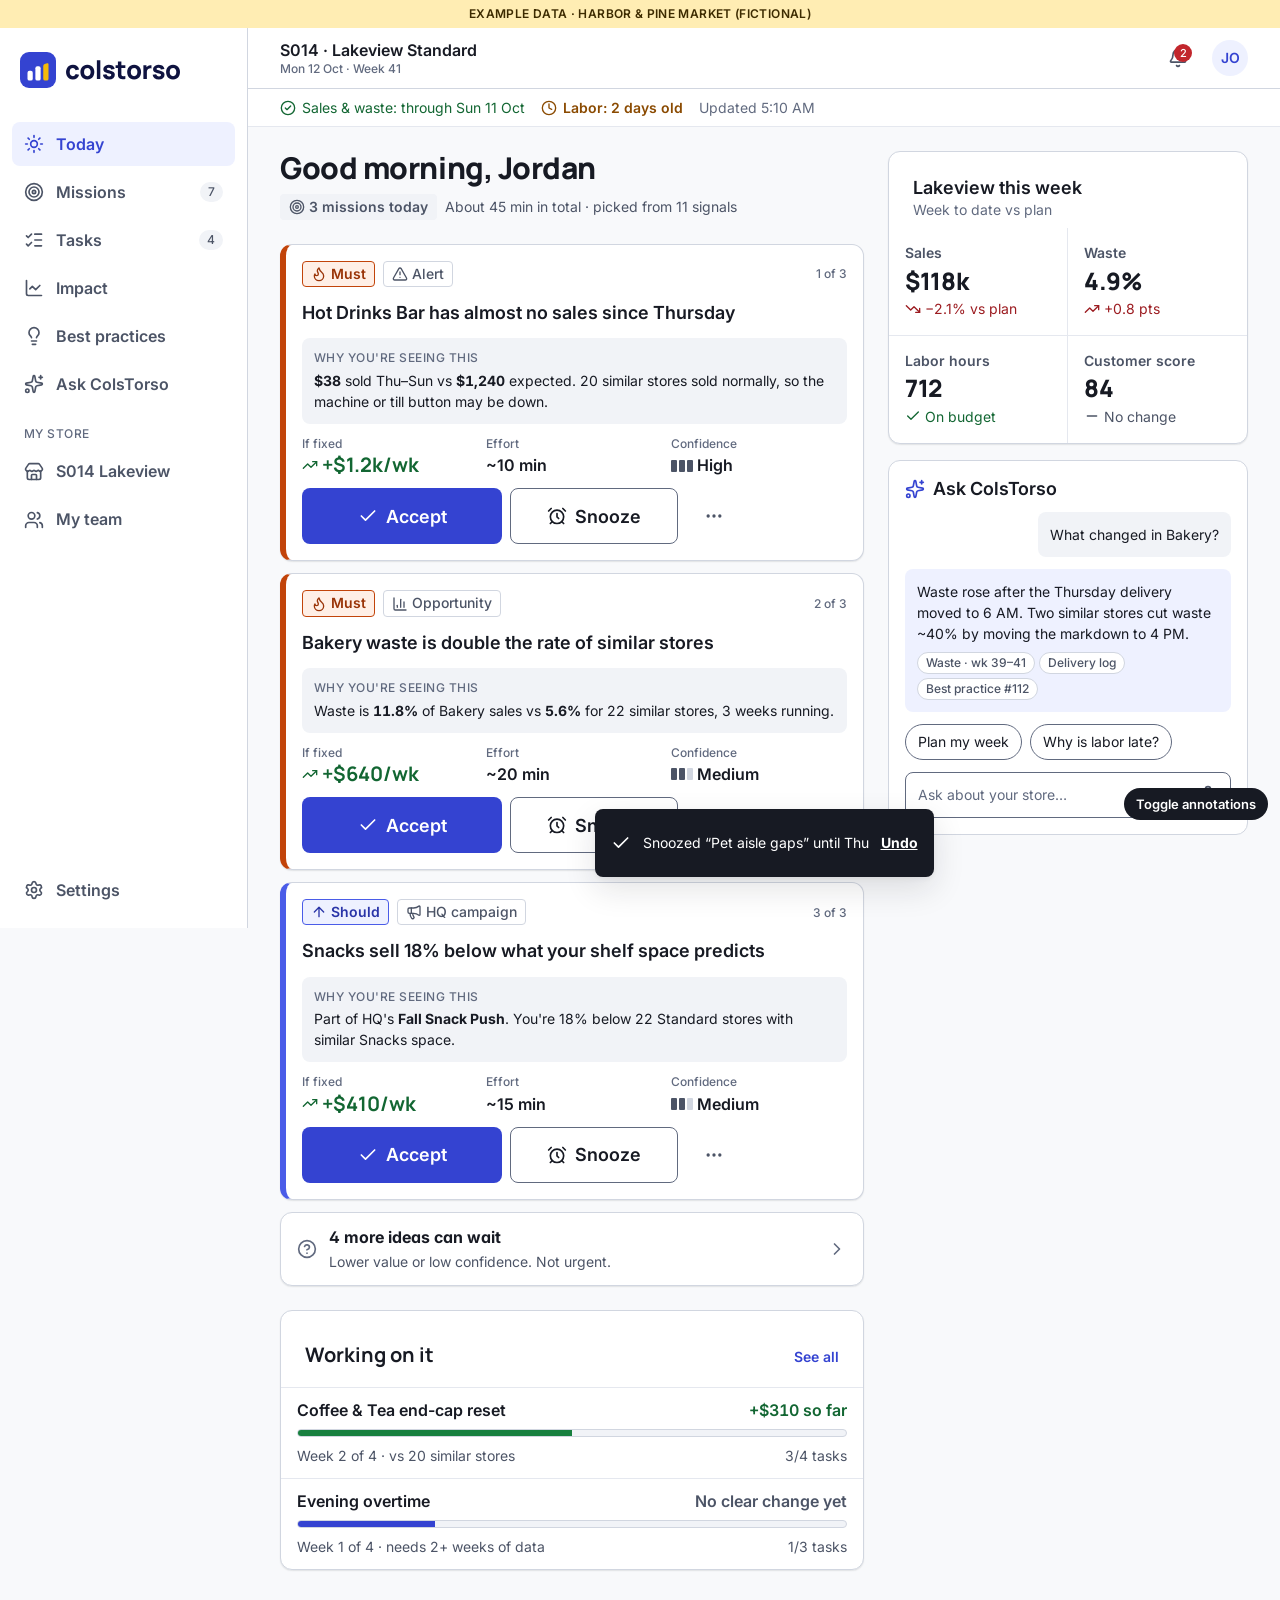
<file: design/mockups/a-store-today.html>
<!doctype html>
<html lang="en">
<head>
<meta charset="utf-8"><meta name="viewport" content="width=device-width, initial-scale=1">
<title>Today — ColsTorso (Store manager) · Example data</title>
<link rel="stylesheet" href="../tokens.css"><link rel="stylesheet" href="ct-components.css">
<style>
  .today-grid { display: grid; grid-template-columns: minmax(0,1fr); gap: var(--ct-space-300); }
  @container app (min-width: 1024px) { .today-grid { grid-template-columns: minmax(0, 1fr) 360px; align-items: start; } }
  .hello .h1 { font-size: var(--ct-font-size-150); }
  @container app (min-width: 1024px) { .hello .h1 { font-size: var(--ct-font-size-187); } }
  .budget { display: flex; align-items: center; gap: var(--ct-space-100); flex-wrap: wrap; margin-top: var(--ct-space-100); font: var(--ct-type-body-sm); color: var(--ct-color-text-secondary); }
  .stack { display: grid; gap: var(--ct-space-150); }
  .backlog { display: flex; align-items: center; gap: var(--ct-space-150); padding: var(--ct-space-150) var(--ct-space-200); min-height: 56px; text-decoration: none; color: var(--ct-color-text-primary); }
  .backlog .grow { flex: 1; }
  .live { display: grid; gap: var(--ct-space-100); padding: var(--ct-space-150) var(--ct-space-200); border-top: 1px solid var(--ct-color-border-subtle); }
  .live:first-of-type { border-top: 0; }
  .live .top { display: flex; justify-content: space-between; gap: var(--ct-space-100); font: var(--ct-type-label); font-size: var(--ct-font-size-100); }
  .live .sub { display: flex; justify-content: space-between; font: var(--ct-type-body-sm); color: var(--ct-color-text-secondary); }
  .rail { display: grid; gap: var(--ct-space-200); }
  .wk { display: grid; grid-template-columns: 1fr 1fr; }
  .wk .kpi { border-top: 1px solid var(--ct-color-border-subtle); }
  .wk .kpi:nth-child(odd) { border-right: 1px solid var(--ct-color-border-subtle); }
  .wk .kpi .v { font-size: var(--ct-font-size-150); }
  .wk .kpi:nth-child(-n+2) { border-top: 0; }
  .undo { position: sticky; bottom: calc(var(--ct-size-nav-bottom-height) + 12px); margin: 0 var(--ct-space-200); z-index: var(--ct-z-toast); }
  @container app (min-width: 1024px) { .undo { bottom: 24px; max-width: 520px; margin: 0 auto; } }
</style>
</head>
<body>
<svg xmlns="http://www.w3.org/2000/svg" style="display:none" aria-hidden="true"><symbol id="i-alarm-clock" viewBox="0 0 24 24" fill="none" stroke="currentColor" stroke-width="2" stroke-linecap="round" stroke-linejoin="round"><circle cx="12" cy="13" r="8" />
  <path d="M12 9v4l2 2" />
  <path d="M5 3 2 6" />
  <path d="m22 6-3-3" />
  <path d="M6.38 18.7 4 21" />
  <path d="M17.64 18.67 20 21" /></symbol><symbol id="i-arrow-right" viewBox="0 0 24 24" fill="none" stroke="currentColor" stroke-width="2" stroke-linecap="round" stroke-linejoin="round"><path d="M5 12h14" />
  <path d="m12 5 7 7-7 7" /></symbol><symbol id="i-arrow-up" viewBox="0 0 24 24" fill="none" stroke="currentColor" stroke-width="2" stroke-linecap="round" stroke-linejoin="round"><path d="m5 12 7-7 7 7" />
  <path d="M12 19V5" /></symbol><symbol id="i-badge-check" viewBox="0 0 24 24" fill="none" stroke="currentColor" stroke-width="2" stroke-linecap="round" stroke-linejoin="round"><path d="M3.85 8.62a4 4 0 0 1 4.78-4.77 4 4 0 0 1 6.74 0 4 4 0 0 1 4.78 4.78 4 4 0 0 1 0 6.74 4 4 0 0 1-4.77 4.78 4 4 0 0 1-6.75 0 4 4 0 0 1-4.78-4.77 4 4 0 0 1 0-6.76Z" />
  <path d="m16 9-5.5 5.5L8 12" /></symbol><symbol id="i-bell" viewBox="0 0 24 24" fill="none" stroke="currentColor" stroke-width="2" stroke-linecap="round" stroke-linejoin="round"><path d="M10.268 21a2 2 0 0 0 3.464 0" />
  <path d="M3.262 15.326A1 1 0 0 0 4 17h16a1 1 0 0 0 .74-1.673C19.41 13.956 18 12.499 18 8A6 6 0 0 0 6 8c0 4.499-1.411 5.956-2.738 7.326" /></symbol><symbol id="i-calendar" viewBox="0 0 24 24" fill="none" stroke="currentColor" stroke-width="2" stroke-linecap="round" stroke-linejoin="round"><path d="M8 2v3" />
  <path d="M16 2v3" />
  <rect x="3" y="3" width="18" height="18" rx="2" />
  <path d="M3 9h18" /></symbol><symbol id="i-camera" viewBox="0 0 24 24" fill="none" stroke="currentColor" stroke-width="2" stroke-linecap="round" stroke-linejoin="round"><path d="M13.997 4a2 2 0 0 1 1.76 1.05l.486.9A2 2 0 0 0 18.003 7H20a2 2 0 0 1 2 2v9a2 2 0 0 1-2 2H4a2 2 0 0 1-2-2V9a2 2 0 0 1 2-2h1.997a2 2 0 0 0 1.759-1.048l.489-.904A2 2 0 0 1 10.004 4z" />
  <circle cx="12" cy="13" r="3" /></symbol><symbol id="i-chart-column" viewBox="0 0 24 24" fill="none" stroke="currentColor" stroke-width="2" stroke-linecap="round" stroke-linejoin="round"><path d="M3 3v16a2 2 0 0 0 2 2h16" />
  <path d="M18 17V9" />
  <path d="M13 17V5" />
  <path d="M8 17v-3" /></symbol><symbol id="i-chart-line" viewBox="0 0 24 24" fill="none" stroke="currentColor" stroke-width="2" stroke-linecap="round" stroke-linejoin="round"><path d="M3 3v16a2 2 0 0 0 2 2h16" />
  <path d="m19 9-5 5-4-4-3 3" /></symbol><symbol id="i-check" viewBox="0 0 24 24" fill="none" stroke="currentColor" stroke-width="2" stroke-linecap="round" stroke-linejoin="round"><path d="M20 6 9 17l-5-5" /></symbol><symbol id="i-chevron-down" viewBox="0 0 24 24" fill="none" stroke="currentColor" stroke-width="2" stroke-linecap="round" stroke-linejoin="round"><path d="m6 9 6 6 6-6" /></symbol><symbol id="i-chevron-right" viewBox="0 0 24 24" fill="none" stroke="currentColor" stroke-width="2" stroke-linecap="round" stroke-linejoin="round"><path d="m9 18 6-6-6-6" /></symbol><symbol id="i-circle-check" viewBox="0 0 24 24" fill="none" stroke="currentColor" stroke-width="2" stroke-linecap="round" stroke-linejoin="round"><circle cx="12" cy="12" r="10" />
  <path d="m16 9-5.5 5.5L8 12" /></symbol><symbol id="i-circle-help" viewBox="0 0 24 24" fill="none" stroke="currentColor" stroke-width="2" stroke-linecap="round" stroke-linejoin="round"><circle cx="12" cy="12" r="10" />
  <path d="M9.09 9a3 3 0 0 1 5.83 1c0 2-3 3-3 3" />
  <path d="M12 17h.01" /></symbol><symbol id="i-clipboard-check" viewBox="0 0 24 24" fill="none" stroke="currentColor" stroke-width="2" stroke-linecap="round" stroke-linejoin="round"><rect width="8" height="4" x="8" y="2" rx="1" ry="1" />
  <path d="M16 4h2a2 2 0 0 1 2 2v14a2 2 0 0 1-2 2H6a2 2 0 0 1-2-2V6a2 2 0 0 1 2-2h2" />
  <path d="m9 14 2 2 4-4" /></symbol><symbol id="i-clock" viewBox="0 0 24 24" fill="none" stroke="currentColor" stroke-width="2" stroke-linecap="round" stroke-linejoin="round"><circle cx="12" cy="12" r="10" />
  <path d="M12 6v6l4 2" /></symbol><symbol id="i-cloud-off" viewBox="0 0 24 24" fill="none" stroke="currentColor" stroke-width="2" stroke-linecap="round" stroke-linejoin="round"><path d="M10.94 5.274A7 7 0 0 1 15.71 10h1.79a4.5 4.5 0 0 1 4.222 6.057" />
  <path d="M18.796 18.81A4.5 4.5 0 0 1 17.5 19H9A7 7 0 0 1 5.79 5.78" />
  <path d="m2 2 20 20" /></symbol><symbol id="i-database" viewBox="0 0 24 24" fill="none" stroke="currentColor" stroke-width="2" stroke-linecap="round" stroke-linejoin="round"><ellipse cx="12" cy="5" rx="9" ry="3" />
  <path d="M3 5V19A9 3 0 0 0 21 19V5" />
  <path d="M3 12A9 3 0 0 0 21 12" /></symbol><symbol id="i-ellipsis" viewBox="0 0 24 24" fill="none" stroke="currentColor" stroke-width="2" stroke-linecap="round" stroke-linejoin="round"><circle cx="12" cy="12" r="1" />
  <circle cx="19" cy="12" r="1" />
  <circle cx="5" cy="12" r="1" /></symbol><symbol id="i-flame" viewBox="0 0 24 24" fill="none" stroke="currentColor" stroke-width="2" stroke-linecap="round" stroke-linejoin="round"><path d="M12 3q1 4 4 6.5t3 5.5a1 1 0 0 1-14 0 5 5 0 0 1 1-3 1 1 0 0 0 5 0c0-2-1.5-3-1.5-5q0-2 2.5-4" /></symbol><symbol id="i-info" viewBox="0 0 24 24" fill="none" stroke="currentColor" stroke-width="2" stroke-linecap="round" stroke-linejoin="round"><circle cx="12" cy="12" r="10" />
  <path d="M12 16v-4" />
  <path d="M12 8h.01" /></symbol><symbol id="i-layout-dashboard" viewBox="0 0 24 24" fill="none" stroke="currentColor" stroke-width="2" stroke-linecap="round" stroke-linejoin="round"><rect width="7" height="9" x="3" y="3" rx="1" />
  <rect width="7" height="5" x="14" y="3" rx="1" />
  <rect width="7" height="9" x="14" y="12" rx="1" />
  <rect width="7" height="5" x="3" y="16" rx="1" /></symbol><symbol id="i-lightbulb" viewBox="0 0 24 24" fill="none" stroke="currentColor" stroke-width="2" stroke-linecap="round" stroke-linejoin="round"><path d="M15 14c.2-1 .7-1.7 1.5-2.5 1-.9 1.5-2.2 1.5-3.5A6 6 0 0 0 6 8c0 1 .2 2.2 1.5 3.5.7.7 1.3 1.5 1.5 2.5" />
  <path d="M9 18h6" />
  <path d="M10 22h4" /></symbol><symbol id="i-list-checks" viewBox="0 0 24 24" fill="none" stroke="currentColor" stroke-width="2" stroke-linecap="round" stroke-linejoin="round"><path d="M13 5h8" />
  <path d="M13 12h8" />
  <path d="M13 19h8" />
  <path d="m3 17 2 2 4-4" />
  <path d="m3 7 2 2 4-4" /></symbol><symbol id="i-map-pin" viewBox="0 0 24 24" fill="none" stroke="currentColor" stroke-width="2" stroke-linecap="round" stroke-linejoin="round"><path d="M20 10c0 4.993-5.539 10.193-7.399 11.799a1 1 0 0 1-1.202 0C9.539 20.193 4 14.993 4 10a8 8 0 0 1 16 0" />
  <circle cx="12" cy="10" r="3" /></symbol><symbol id="i-megaphone" viewBox="0 0 24 24" fill="none" stroke="currentColor" stroke-width="2" stroke-linecap="round" stroke-linejoin="round"><path d="M11 6a13 13 0 0 0 8.4-2.8A1 1 0 0 1 21 4v12a1 1 0 0 1-1.6.8A13 13 0 0 0 11 14H5a2 2 0 0 1-2-2V8a2 2 0 0 1 2-2z" />
  <path d="M6 14a12 12 0 0 0 2.4 7.2 2 2 0 0 0 3.2-2.4A8 8 0 0 1 10 14" />
  <path d="M8 6v8" /></symbol><symbol id="i-message-square" viewBox="0 0 24 24" fill="none" stroke="currentColor" stroke-width="2" stroke-linecap="round" stroke-linejoin="round"><path d="M22 17a2 2 0 0 1-2 2H6.828a2 2 0 0 0-1.414.586l-2.202 2.202A.71.71 0 0 1 2 21.286V5a2 2 0 0 1 2-2h16a2 2 0 0 1 2 2z" /></symbol><symbol id="i-mic" viewBox="0 0 24 24" fill="none" stroke="currentColor" stroke-width="2" stroke-linecap="round" stroke-linejoin="round"><path d="M12 19v3" />
  <path d="M19 10v2a7 7 0 0 1-14 0v-2" />
  <rect x="9" y="2" width="6" height="13" rx="3" /></symbol><symbol id="i-minus" viewBox="0 0 24 24" fill="none" stroke="currentColor" stroke-width="2" stroke-linecap="round" stroke-linejoin="round"><path d="M5 12h14" /></symbol><symbol id="i-plus" viewBox="0 0 24 24" fill="none" stroke="currentColor" stroke-width="2" stroke-linecap="round" stroke-linejoin="round"><path d="M5 12h14" />
  <path d="M12 5v14" /></symbol><symbol id="i-scan-barcode" viewBox="0 0 24 24" fill="none" stroke="currentColor" stroke-width="2" stroke-linecap="round" stroke-linejoin="round"><path d="M3 7V5a2 2 0 0 1 2-2h2" />
  <path d="M17 3h2a2 2 0 0 1 2 2v2" />
  <path d="M21 17v2a2 2 0 0 1-2 2h-2" />
  <path d="M7 21H5a2 2 0 0 1-2-2v-2" />
  <path d="M8 7v10" />
  <path d="M12 7v10" />
  <path d="M17 7v10" /></symbol><symbol id="i-search" viewBox="0 0 24 24" fill="none" stroke="currentColor" stroke-width="2" stroke-linecap="round" stroke-linejoin="round"><path d="m21 21-4.34-4.34" />
  <circle cx="11" cy="11" r="8" /></symbol><symbol id="i-send" viewBox="0 0 24 24" fill="none" stroke="currentColor" stroke-width="2" stroke-linecap="round" stroke-linejoin="round"><path d="M14.536 21.686a.5.5 0 0 0 .937-.024l6.5-19a.496.496 0 0 0-.635-.635l-19 6.5a.5.5 0 0 0-.024.937l7.93 3.18a2 2 0 0 1 1.112 1.11z" />
  <path d="m21.854 2.147-10.94 10.939" /></symbol><symbol id="i-settings" viewBox="0 0 24 24" fill="none" stroke="currentColor" stroke-width="2" stroke-linecap="round" stroke-linejoin="round"><path d="M9.671 4.136a2.34 2.34 0 0 1 4.659 0 2.34 2.34 0 0 0 3.319 1.915 2.34 2.34 0 0 1 2.33 4.033 2.34 2.34 0 0 0 0 3.831 2.34 2.34 0 0 1-2.33 4.033 2.34 2.34 0 0 0-3.319 1.915 2.34 2.34 0 0 1-4.659 0 2.34 2.34 0 0 0-3.32-1.915 2.34 2.34 0 0 1-2.33-4.033 2.34 2.34 0 0 0 0-3.831A2.34 2.34 0 0 1 6.35 6.051a2.34 2.34 0 0 0 3.319-1.915" />
  <circle cx="12" cy="12" r="3" /></symbol><symbol id="i-shield-check" viewBox="0 0 24 24" fill="none" stroke="currentColor" stroke-width="2" stroke-linecap="round" stroke-linejoin="round"><path d="M20 13c0 5-3.5 7.5-7.66 8.95a1 1 0 0 1-.67-.01C7.5 20.5 4 18 4 13V6a1 1 0 0 1 1-1c2 0 4.5-1.2 6.24-2.72a1.17 1.17 0 0 1 1.52 0C14.51 3.81 17 5 19 5a1 1 0 0 1 1 1z" />
  <path d="m9 12 2 2 4-4" /></symbol><symbol id="i-sparkles" viewBox="0 0 24 24" fill="none" stroke="currentColor" stroke-width="2" stroke-linecap="round" stroke-linejoin="round"><path d="M11.017 2.814a1 1 0 0 1 1.966 0l1.051 5.558a2 2 0 0 0 1.594 1.594l5.558 1.051a1 1 0 0 1 0 1.966l-5.558 1.051a2 2 0 0 0-1.594 1.594l-1.051 5.558a1 1 0 0 1-1.966 0l-1.051-5.558a2 2 0 0 0-1.594-1.594l-5.558-1.051a1 1 0 0 1 0-1.966l5.558-1.051a2 2 0 0 0 1.594-1.594z" />
  <path d="M20 2v4" />
  <path d="M22 4h-4" />
  <circle cx="4" cy="20" r="2" /></symbol><symbol id="i-store" viewBox="0 0 24 24" fill="none" stroke="currentColor" stroke-width="2" stroke-linecap="round" stroke-linejoin="round"><path d="M15 21v-5a1 1 0 0 0-1-1h-4a1 1 0 0 0-1 1v5" />
  <path d="M17.774 10.31a1.12 1.12 0 0 0-1.549 0 2.5 2.5 0 0 1-3.451 0 1.12 1.12 0 0 0-1.548 0 2.5 2.5 0 0 1-3.452 0 1.12 1.12 0 0 0-1.549 0 2.5 2.5 0 0 1-3.77-3.248l2.889-4.184A2 2 0 0 1 7 2h10a2 2 0 0 1 1.653.873l2.895 4.192a2.5 2.5 0 0 1-3.774 3.244" />
  <path d="M4 10.95V19a2 2 0 0 0 2 2h12a2 2 0 0 0 2-2v-8.05" /></symbol><symbol id="i-sun" viewBox="0 0 24 24" fill="none" stroke="currentColor" stroke-width="2" stroke-linecap="round" stroke-linejoin="round"><circle cx="12" cy="12" r="4" />
  <path d="M12 2v2" />
  <path d="M12 20v2" />
  <path d="m4.93 4.93 1.41 1.41" />
  <path d="m17.66 17.66 1.41 1.41" />
  <path d="M2 12h2" />
  <path d="M20 12h2" />
  <path d="m6.34 17.66-1.41 1.41" />
  <path d="m19.07 4.93-1.41 1.41" /></symbol><symbol id="i-target" viewBox="0 0 24 24" fill="none" stroke="currentColor" stroke-width="2" stroke-linecap="round" stroke-linejoin="round"><circle cx="12" cy="12" r="10" />
  <circle cx="12" cy="12" r="6" />
  <circle cx="12" cy="12" r="2" /></symbol><symbol id="i-thumbs-up" viewBox="0 0 24 24" fill="none" stroke="currentColor" stroke-width="2" stroke-linecap="round" stroke-linejoin="round"><path d="M15 5.88 14 10h5.83a2 2 0 0 1 1.92 2.56l-2.33 8A2 2 0 0 1 17.5 22H4a2 2 0 0 1-2-2v-8a2 2 0 0 1 2-2h2.76a2 2 0 0 0 1.79-1.11L12 2a3.13 3.13 0 0 1 3 3.88Z" />
  <path d="M7 10v12" /></symbol><symbol id="i-trending-down" viewBox="0 0 24 24" fill="none" stroke="currentColor" stroke-width="2" stroke-linecap="round" stroke-linejoin="round"><path d="M16 17h6v-6" />
  <path d="m22 17-8.5-8.5-5 5L2 7" /></symbol><symbol id="i-trending-up" viewBox="0 0 24 24" fill="none" stroke="currentColor" stroke-width="2" stroke-linecap="round" stroke-linejoin="round"><path d="M16 7h6v6" />
  <path d="m22 7-8.5 8.5-5-5L2 17" /></symbol><symbol id="i-triangle-alert" viewBox="0 0 24 24" fill="none" stroke="currentColor" stroke-width="2" stroke-linecap="round" stroke-linejoin="round"><path d="m21.73 18-8-14a2 2 0 0 0-3.48 0l-8 14A2 2 0 0 0 4 21h16a2 2 0 0 0 1.73-3" />
  <path d="M12 9v4" />
  <path d="M12 17h.01" /></symbol><symbol id="i-trophy" viewBox="0 0 24 24" fill="none" stroke="currentColor" stroke-width="2" stroke-linecap="round" stroke-linejoin="round"><path d="M10 14.66V17a1 1 0 0 1-1 1 2 2 0 0 0-2 2v2" />
  <path d="M14 14.66V17a1 1 0 0 0 1 1 2 2 0 0 1 2 2v2" />
  <path d="M17.916 10H19.5A2.5 2.5 0 0 0 22 7.5V5a1 1 0 0 0-1-1h-3" />
  <path d="M4 22h16" />
  <path d="M6 9a6 6 0 0 0 12 0V3a1 1 0 0 0-1-1H7a1 1 0 0 0-1 1z" />
  <path d="M6.084 10H4.5A2.5 2.5 0 0 1 2 7.5V5a1 1 0 0 1 1-1h3" /></symbol><symbol id="i-user" viewBox="0 0 24 24" fill="none" stroke="currentColor" stroke-width="2" stroke-linecap="round" stroke-linejoin="round"><path d="M19 21v-2a4 4 0 0 0-4-4H9a4 4 0 0 0-4 4v2" />
  <circle cx="12" cy="7" r="4" /></symbol><symbol id="i-users" viewBox="0 0 24 24" fill="none" stroke="currentColor" stroke-width="2" stroke-linecap="round" stroke-linejoin="round"><path d="M16 21v-2a4 4 0 0 0-4-4H6a4 4 0 0 0-4 4v2" />
  <path d="M16 3.128a4 4 0 0 1 0 7.744" />
  <path d="M22 21v-2a4 4 0 0 0-3-3.87" />
  <circle cx="9" cy="7" r="4" /></symbol><symbol id="i-x" viewBox="0 0 24 24" fill="none" stroke="currentColor" stroke-width="2" stroke-linecap="round" stroke-linejoin="round"><path d="M18 6 6 18" />
  <path d="m6 6 12 12" /></symbol></svg>
<div class="mk-stage">
<div class="mk-frame">
<div class="mk-example">Example data · Harbor &amp; Pine Market (fictional)</div>
<div class="ct-app">
<div class="shell">
  <nav class="sidenav" aria-label="Main">
    <div class="brand"><img src="../logo.svg" alt="ColsTorso"></div>
    <a href="#" aria-current="page"><svg class="i"><use href="#i-sun"/></svg>Today</a>
    <a href="#"><svg class="i"><use href="#i-target"/></svg>Missions<span class="count">7</span></a>
    <a href="#"><svg class="i"><use href="#i-list-checks"/></svg>Tasks<span class="count">4</span></a>
    <a href="#"><svg class="i"><use href="#i-chart-line"/></svg>Impact</a>
    <a href="#"><svg class="i"><use href="#i-lightbulb"/></svg>Best practices</a>
    <a href="#"><svg class="i"><use href="#i-sparkles"/></svg>Ask ColsTorso</a>
    <div class="group">My store</div>
    <a href="#"><svg class="i"><use href="#i-store"/></svg>S014 Lakeview</a>
    <a href="#"><svg class="i"><use href="#i-users"/></svg>My team</a>
    <div class="foot"><a href="#"><svg class="i"><use href="#i-settings"/></svg>Settings</a></div>
  </nav>
  <div class="main">
    <header class="topbar">
      <img class="logo" src="../logo-mark.svg" alt="ColsTorso">
      <div class="ctx"><b>S014 · Lakeview Standard</b><span>Mon 12 Oct · Week 41</span></div>
      <button class="iconbtn" aria-label="Notifications, 2 unread"><svg class="i"><use href="#i-bell"/></svg><span class="dot">2</span></button>
      <span class="avatar" role="img" aria-label="Jordan Okafor">JO</span>
    </header>
    <div class="fresh" role="status" data-note="1">
      <span class="src ok"><svg class="i i-sm"><use href="#i-circle-check"/></svg>Sales &amp; waste: through Sun 11 Oct</span>
      <span class="src aging"><svg class="i i-sm"><use href="#i-clock"/></svg>Labor: 2 days old</span>
      <span class="muted">Updated 5:10 AM</span>
    </div>
    <main class="content">
      <div class="today-grid">
        <div class="stack" style="gap:var(--ct-space-300)">
          <section class="hello">
            <h1 class="h1">Good morning, Jordan</h1>
            <div class="budget" data-note="2"><span class="chip s-neutral"><svg class="i"><use href="#i-target"/></svg>3 missions today</span><span>About 45 min in total · picked from 11 signals</span></div>
          </section>

          <section aria-labelledby="todo-h">
            <h2 id="todo-h" class="sr-only">Today's missions</h2>
            <div class="stack">
              <article class="card mission must" data-note="3">
                <div class="meta">
                  <span class="chip p-must"><svg class="i"><use href="#i-flame"/></svg>Must</span>
                  <span class="chip kind"><svg class="i"><use href="#i-triangle-alert"/></svg>Alert</span>
                  <span class="rank">1 of 3</span>
                </div>
                <h3><a href="b-mission-detail.html">Hot Drinks Bar has almost no sales since Thursday</a></h3>
                <div class="why" data-note="4">
                  <span class="lbl">Why you're seeing this</span>
                  <span><b class="num">$38</b> sold Thu–Sun vs <b class="num">$1,240</b> expected. 20 similar stores sold normally, so the machine or till button may be down.</span>
                </div>
                <div class="facts">
                  <div class="fact"><span class="k">If fixed</span><span class="v big imp-pos num"><svg class="i i-sm"><use href="#i-trending-up"/></svg>+$1.2k/wk</span></div>
                  <div class="fact"><span class="k">Effort</span><span class="v num">~10 min</span></div>
                  <div class="fact"><span class="k">Confidence</span><span class="v"><span class="conf" aria-hidden="true"><i class="on"></i><i class="on"></i><i class="on"></i></span>High</span></div>
                </div>
                <div class="btn-row" data-note="5">
                  <button class="btn btn-primary btn-lg"><svg class="i"><use href="#i-check"/></svg>Accept</button>
                  <button class="btn btn-secondary btn-lg"><svg class="i"><use href="#i-alarm-clock"/></svg>Snooze</button>
                  <button class="iconbtn" style="width:56px;height:56px" aria-label="More options: not for my store, reassign"><svg class="i"><use href="#i-ellipsis"/></svg></button>
                </div>
              </article>

              <article class="card mission must">
                <div class="meta">
                  <span class="chip p-must"><svg class="i"><use href="#i-flame"/></svg>Must</span>
                  <span class="chip kind"><svg class="i"><use href="#i-chart-column"/></svg>Opportunity</span>
                  <span class="rank">2 of 3</span>
                </div>
                <h3><a href="b-mission-detail.html">Bakery waste is double the rate of similar stores</a></h3>
                <div class="why">
                  <span class="lbl">Why you're seeing this</span>
                  <span>Waste is <b class="num">11.8%</b> of Bakery sales vs <b class="num">5.6%</b> for 22 similar stores, 3 weeks running.</span>
                </div>
                <div class="facts">
                  <div class="fact"><span class="k">If fixed</span><span class="v big imp-pos num"><svg class="i i-sm"><use href="#i-trending-up"/></svg>+$640/wk</span></div>
                  <div class="fact"><span class="k">Effort</span><span class="v num">~20 min</span></div>
                  <div class="fact"><span class="k">Confidence</span><span class="v"><span class="conf" aria-hidden="true"><i class="on"></i><i class="on"></i><i></i></span>Medium</span></div>
                </div>
                <div class="btn-row">
                  <button class="btn btn-primary btn-lg"><svg class="i"><use href="#i-check"/></svg>Accept</button>
                  <button class="btn btn-secondary btn-lg"><svg class="i"><use href="#i-alarm-clock"/></svg>Snooze</button>
                  <button class="iconbtn" style="width:56px;height:56px" aria-label="More options"><svg class="i"><use href="#i-ellipsis"/></svg></button>
                </div>
              </article>

              <article class="card mission should">
                <div class="meta">
                  <span class="chip p-should"><svg class="i"><use href="#i-arrow-up"/></svg>Should</span>
                  <span class="chip kind"><svg class="i"><use href="#i-megaphone"/></svg>HQ campaign</span>
                  <span class="rank">3 of 3</span>
                </div>
                <h3><a href="b-mission-detail.html">Snacks sell 18% below what your shelf space predicts</a></h3>
                <div class="why">
                  <span class="lbl">Why you're seeing this</span>
                  <span>Part of HQ's <b>Fall Snack Push</b>. You're 18% below 22 Standard stores with similar Snacks space.</span>
                </div>
                <div class="facts">
                  <div class="fact"><span class="k">If fixed</span><span class="v big imp-pos num"><svg class="i i-sm"><use href="#i-trending-up"/></svg>+$410/wk</span></div>
                  <div class="fact"><span class="k">Effort</span><span class="v num">~15 min</span></div>
                  <div class="fact"><span class="k">Confidence</span><span class="v"><span class="conf" aria-hidden="true"><i class="on"></i><i class="on"></i><i></i></span>Medium</span></div>
                </div>
                <div class="btn-row">
                  <button class="btn btn-primary btn-lg"><svg class="i"><use href="#i-check"/></svg>Accept</button>
                  <button class="btn btn-secondary btn-lg"><svg class="i"><use href="#i-alarm-clock"/></svg>Snooze</button>
                  <button class="iconbtn" style="width:56px;height:56px" aria-label="More options"><svg class="i"><use href="#i-ellipsis"/></svg></button>
                </div>
              </article>

              <a class="card backlog" href="#" data-note="6">
                <svg class="i muted"><use href="#i-circle-help"/></svg>
                <span class="grow"><b>4 more ideas can wait</b><br><span class="sec" style="font:var(--ct-type-body-sm)">Lower value or low confidence. Not urgent.</span></span>
                <svg class="i muted"><use href="#i-chevron-right"/></svg>
              </a>
            </div>
          </section>

          <section class="card" aria-labelledby="live-h" data-note="7">
            <div class="section-h card-pad" style="padding-bottom:0;margin-bottom:var(--ct-space-100)"><h2 id="live-h" class="h3">Working on it</h2><a href="#">See all</a></div>
            <div class="live">
              <div class="top"><span>Coffee &amp; Tea end-cap reset</span><span class="imp-pos num">+$310 so far</span></div>
              <div class="bar ok" role="progressbar" aria-valuenow="50" aria-valuemin="0" aria-valuemax="100" aria-label="Week 2 of 4"><span style="width:50%"></span></div>
              <div class="sub"><span>Week 2 of 4 · vs 20 similar stores</span><span>3/4 tasks</span></div>
            </div>
            <div class="live">
              <div class="top"><span>Evening overtime</span><span class="imp-neu num">No clear change yet</span></div>
              <div class="bar" role="progressbar" aria-valuenow="25" aria-valuemin="0" aria-valuemax="100" aria-label="Week 1 of 4"><span style="width:25%"></span></div>
              <div class="sub"><span>Week 1 of 4 · needs 2+ weeks of data</span><span>1/3 tasks</span></div>
            </div>
          </section>
        </div>

        <aside class="rail desktop-only" aria-label="This week">
          <section class="card">
            <div class="card-pad" style="padding-bottom:var(--ct-space-100)"><h2 class="h4">Lakeview this week</h2><p class="muted" style="font:var(--ct-type-body-sm)">Week to date vs plan</p></div>
            <div class="wk">
              <div class="kpi"><span class="k">Sales</span><span class="v num">$118k</span><span class="d imp-neg"><svg class="i i-sm"><use href="#i-trending-down"/></svg>−2.1% vs plan</span></div>
              <div class="kpi"><span class="k">Waste</span><span class="v num">4.9%</span><span class="d imp-neg"><svg class="i i-sm"><use href="#i-trending-up"/></svg>+0.8 pts</span></div>
              <div class="kpi"><span class="k">Labor hours</span><span class="v num">712</span><span class="d imp-pos"><svg class="i i-sm"><use href="#i-check"/></svg>On budget</span></div>
              <div class="kpi"><span class="k">Customer score</span><span class="v num">84</span><span class="d imp-neu"><svg class="i i-sm"><use href="#i-minus"/></svg>No change</span></div>
            </div>
          </section>
          <section class="ai" aria-label="Ask ColsTorso" data-note="8">
            <div class="hd"><svg class="i"><use href="#i-sparkles"/></svg>Ask ColsTorso</div>
            <div class="msg me">What changed in Bakery?</div>
            <div class="msg">Waste rose after the Thursday delivery moved to 6 AM. Two similar stores cut waste ~40% by moving the markdown to 4 PM.
              <div class="cite"><span>Waste · wk 39–41</span><span>Delivery log</span><span>Best practice #112</span></div>
            </div>
            <div class="prompts"><button>Plan my week</button><button>Why is labor late?</button></div>
            <div class="input"><span>Ask about your store…</span><button class="iconbtn" aria-label="Voice input"><svg class="i"><use href="#i-mic"/></svg></button></div>
          </section>
        </aside>
      </div>
    </main>
    <div class="toast undo" role="status"><svg class="i"><use href="#i-check"/></svg>Snoozed “Pet aisle gaps” until Thu<a href="#">Undo</a></div>
    <nav class="tabbar" aria-label="Main">
      <a href="#" aria-current="page" data-note="9"><svg class="i i-lg"><use href="#i-sun"/></svg>Today</a>
      <a href="#"><svg class="i i-lg"><use href="#i-target"/></svg>Missions</a>
      <a href="#"><svg class="i i-lg"><use href="#i-list-checks"/></svg>Tasks<span class="badge">4</span></a>
      <a href="#"><svg class="i i-lg"><use href="#i-chart-line"/></svg>Impact</a>
      <a href="#" data-note="8"><svg class="i i-lg"><use href="#i-sparkles"/></svg>Ask</a>
    </nav>
  </div>
</div>
</div>
</div>
<aside class="mk-notes" aria-label="Design annotations">
  <h2>Store manager · Today</h2>
  <p class="sub">Mobile-first. Opens on the 3 things worth doing today, each with its reason and payoff.</p>
  <ol>
    <li data-n="1"><span><b>Freshness per data source</b>Each feed shows its own age, and old data is marked with an icon and words, not just colour. A manager can see the labor numbers are 2 days old before acting on them.<small>Fixes: trust in the numbers (research P5, P7)</small></span></li>
    <li data-n="2"><span><b>Daily budget, not an inbox</b>A hard cap of 3 missions, with total time shown. It says how many signals were checked so managers know the rest weren't lost.<small>Fixes: alert fatigue (P1)</small></span></li>
    <li data-n="3"><span><b>Priority shown three ways</b>A label, an icon and a coloured left edge, plus "1 of 3" order. Never colour alone (WCAG 1.4.1).<small>Fixes: unclear priority (P1)</small></span></li>
    <li data-n="4"><span><b>The "why" on the card</b>A plain-language reason with the real numbers and peer group, without opening the mission. Payoff, effort and confidence sit right below.<small>Fixes: unclear why (P2)</small></span></li>
    <li data-n="5"><span><b>One-tap Accept or Snooze</b>56 px buttons in the thumb zone. Accept starts a suggested plan you can edit later, and Snooze defaults to 3 days with Undo. "Not for my store" sits behind ⋯ and asks for a one-tap reason, which goes back to HQ.<small>Fixes: slow decisions, missing feedback to HQ (P3, P6)</small></span></li>
    <li data-n="6"><span><b>Backlog kept out of the way</b>Lower-value ideas are still there to browse, but they don't fill the main list.<small>Fixes: alert fatigue (P1)</small></span></li>
    <li data-n="7"><span><b>Progress shown honestly</b>Live missions show results against similar stores, and say "No clear change yet" until there's enough data to tell.<small>Fixes: trust in impact numbers (P5)</small></span></li>
    <li data-n="8"><span><b>AI that shows its sources</b>In the Ask tab on mobile and the right-hand column on desktop. Every answer lists the data it used. It suggests, and never acts without the manager tapping.<small>Fixes: black-box AI</small></span></li>
    <li data-n="9"><span><b>5-tab bottom bar</b>Big tap targets with labels under the icons. On desktop it becomes a side nav with the same items in the same order.<small>Fixes: weak mobile experience (P4)</small></span></li>
  </ol>
</aside>
</div>
<script src="mk.js"></script>
</body>
</html>
</file>
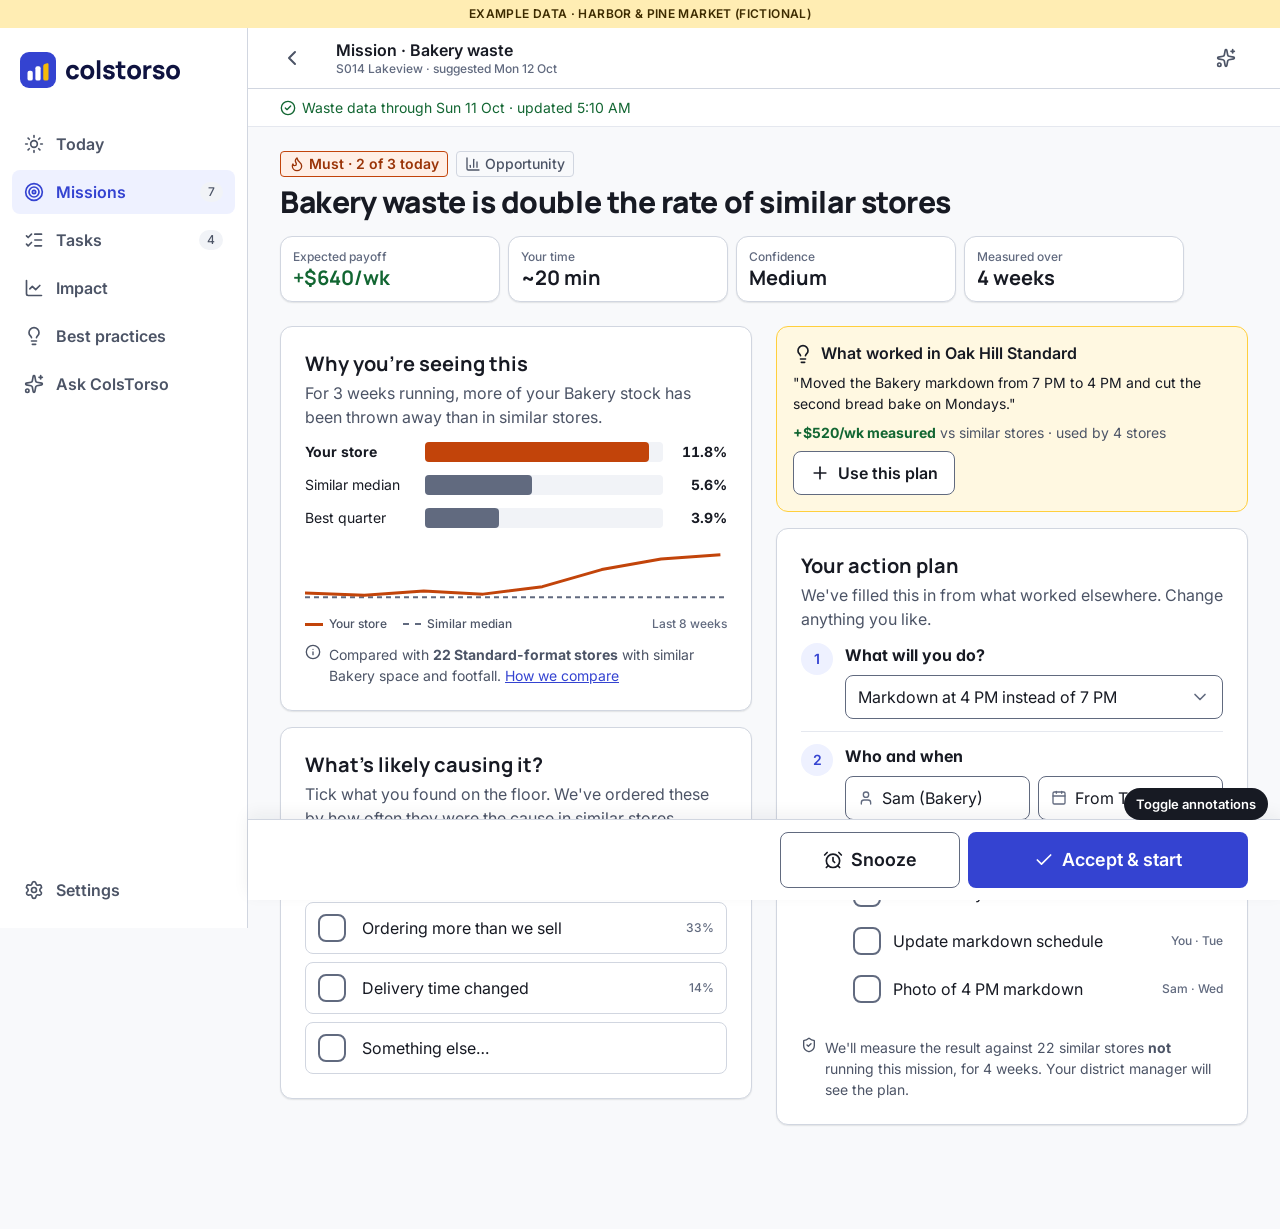
<file: design/mockups/b-mission-detail.html>
<!doctype html>
<html lang="en">
<head>
<meta charset="utf-8"><meta name="viewport" content="width=device-width, initial-scale=1">
<title>Mission detail — ColsTorso · Example data</title>
<link rel="stylesheet" href="../tokens.css"><link rel="stylesheet" href="ct-components.css">
<style>
  .md-grid { display: grid; grid-template-columns: minmax(0,1fr); gap: var(--ct-space-200); }
  @container app (min-width: 1024px) { .md-grid { grid-template-columns: minmax(0,1fr) minmax(0,1fr); gap: var(--ct-space-300); align-items: start; } .md-hero { grid-column: 1 / -1; } }
  .md-hero .h1 { font-size: var(--ct-font-size-150); margin-top: var(--ct-space-100); }
  @container app (min-width: 1024px) { .md-hero .h1 { font-size: var(--ct-font-size-187); } }
  .payoff { display: grid; grid-template-columns: repeat(3, minmax(0,1fr)); gap: var(--ct-space-100); margin-top: var(--ct-space-200); }
  .payoff .card { padding: var(--ct-space-150); display: grid; gap: 2px; }
  .payoff .k { font: var(--ct-type-caption); color: var(--ct-color-text-muted); }
  .payoff .v { font: var(--ct-type-metric-sm); font-size: var(--ct-font-size-125); }
  @container app (min-width: 1024px) { .payoff { grid-template-columns: repeat(4, minmax(0, 220px)); } }
  .cmp { display: grid; gap: var(--ct-space-150); margin-top: var(--ct-space-150); }
  .cmp .r { display: grid; grid-template-columns: 112px 1fr 56px; gap: var(--ct-space-100); align-items: center; font: var(--ct-type-body-sm); }
  .cmp .track { height: 20px; background: var(--ct-color-surface-sunken); border-radius: var(--ct-radius-sm); }
  .cmp .fill { height: 100%; border-radius: var(--ct-radius-sm); background: var(--ct-color-impact-control-line); }
  .cmp .r.you .fill { background: var(--ct-color-priority-must-border); }
  .cmp .r b { text-align: right; font-variant-numeric: tabular-nums; }
  .peer { margin-top: var(--ct-space-150); font: var(--ct-type-body-sm); color: var(--ct-color-text-secondary); display: flex; gap: var(--ct-space-100); }
  .causes { display: grid; gap: var(--ct-space-100); margin-top: var(--ct-space-150); }
  .cause { display: flex; align-items: center; gap: var(--ct-space-100); min-height: 52px; padding: 0 var(--ct-space-150) 0 var(--ct-space-050); border: 1px solid var(--ct-color-border-default); border-radius: var(--ct-radius-md); background: var(--ct-color-surface-raised); }
  .cause.on { border-color: var(--ct-color-border-brand); background: var(--ct-color-surface-selected); }
  .cause .grow { flex: 1; font: var(--ct-type-body); }
  .cause .pct { font: var(--ct-type-caption); color: var(--ct-color-text-muted); }
  .bp { display: grid; gap: var(--ct-space-100); padding: var(--ct-space-200); background: var(--ct-color-surface-accent-subtle); border: 1px solid var(--ct-color-marigold-300); border-radius: var(--ct-radius-lg); }
  [data-theme="dark"] .bp { border-color: var(--ct-color-marigold-700); }
  .bp .hd { display: flex; align-items: center; gap: var(--ct-space-100); font: var(--ct-type-label); font-size: var(--ct-font-size-100); }
  .step { display: grid; grid-template-columns: 32px 1fr; gap: var(--ct-space-150); padding: var(--ct-space-150) 0; border-top: 1px solid var(--ct-color-border-subtle); }
  .step:first-of-type { border-top: 0; }
  .step .n { width: 32px; height: 32px; border-radius: var(--ct-radius-circle); background: var(--ct-color-brand-primary-subtle); color: var(--ct-color-text-brand); display: grid; place-items: center; font: var(--ct-type-label); }
  .field { display: grid; gap: var(--ct-space-050); margin-top: var(--ct-space-100); }
  .field label { font: var(--ct-type-label); }
  .input { display: flex; align-items: center; gap: var(--ct-space-100); min-height: var(--ct-size-touch-target); padding: 0 var(--ct-space-150); border: 1px solid var(--ct-color-border-strong); border-radius: var(--ct-radius-md); background: var(--ct-color-surface-raised); font: var(--ct-type-body); }
  .input .grow { flex: 1; }
  .two { display: grid; grid-template-columns: 1fr 1fr; gap: var(--ct-space-100); }
  .tasklet { display: flex; align-items: center; gap: var(--ct-space-050); min-height: 48px; font: var(--ct-type-body); }
  .tasklet .who { margin-left: auto; font: var(--ct-type-caption); color: var(--ct-color-text-muted); white-space: nowrap; }
  .back { display: inline-flex; align-items: center; gap: 4px; }
  .actionbar { grid-template-columns: minmax(0,1fr) minmax(0,2fr); }
  @container app (min-width: 1024px) { .actionbar { grid-template-columns: 180px 280px; justify-content: end; padding-right: var(--ct-space-400); } }
  .spark { width: 100%; height: 64px; margin-top: var(--ct-space-200); display: block; }
  .legend { display: flex; gap: var(--ct-space-200); font: var(--ct-type-caption); color: var(--ct-color-text-secondary); margin-top: var(--ct-space-100); align-items: center; }
  .legend span { display: inline-flex; align-items: center; gap: 6px; }
  .sw { width: 18px; height: 0; border-top: 3px solid var(--ct-color-priority-must-border); display: inline-block; }
  .sw.med { border-top: 2px dashed var(--ct-color-impact-control-line); }
</style>
</head>
<body>
<svg xmlns="http://www.w3.org/2000/svg" style="display:none" aria-hidden="true"><symbol id="i-alarm-clock" viewBox="0 0 24 24" fill="none" stroke="currentColor" stroke-width="2" stroke-linecap="round" stroke-linejoin="round"><circle cx="12" cy="13" r="8" />
  <path d="M12 9v4l2 2" />
  <path d="M5 3 2 6" />
  <path d="m22 6-3-3" />
  <path d="M6.38 18.7 4 21" />
  <path d="M17.64 18.67 20 21" /></symbol><symbol id="i-arrow-right" viewBox="0 0 24 24" fill="none" stroke="currentColor" stroke-width="2" stroke-linecap="round" stroke-linejoin="round"><path d="M5 12h14" />
  <path d="m12 5 7 7-7 7" /></symbol><symbol id="i-arrow-up" viewBox="0 0 24 24" fill="none" stroke="currentColor" stroke-width="2" stroke-linecap="round" stroke-linejoin="round"><path d="m5 12 7-7 7 7" />
  <path d="M12 19V5" /></symbol><symbol id="i-badge-check" viewBox="0 0 24 24" fill="none" stroke="currentColor" stroke-width="2" stroke-linecap="round" stroke-linejoin="round"><path d="M3.85 8.62a4 4 0 0 1 4.78-4.77 4 4 0 0 1 6.74 0 4 4 0 0 1 4.78 4.78 4 4 0 0 1 0 6.74 4 4 0 0 1-4.77 4.78 4 4 0 0 1-6.75 0 4 4 0 0 1-4.78-4.77 4 4 0 0 1 0-6.76Z" />
  <path d="m16 9-5.5 5.5L8 12" /></symbol><symbol id="i-bell" viewBox="0 0 24 24" fill="none" stroke="currentColor" stroke-width="2" stroke-linecap="round" stroke-linejoin="round"><path d="M10.268 21a2 2 0 0 0 3.464 0" />
  <path d="M3.262 15.326A1 1 0 0 0 4 17h16a1 1 0 0 0 .74-1.673C19.41 13.956 18 12.499 18 8A6 6 0 0 0 6 8c0 4.499-1.411 5.956-2.738 7.326" /></symbol><symbol id="i-calendar" viewBox="0 0 24 24" fill="none" stroke="currentColor" stroke-width="2" stroke-linecap="round" stroke-linejoin="round"><path d="M8 2v3" />
  <path d="M16 2v3" />
  <rect x="3" y="3" width="18" height="18" rx="2" />
  <path d="M3 9h18" /></symbol><symbol id="i-camera" viewBox="0 0 24 24" fill="none" stroke="currentColor" stroke-width="2" stroke-linecap="round" stroke-linejoin="round"><path d="M13.997 4a2 2 0 0 1 1.76 1.05l.486.9A2 2 0 0 0 18.003 7H20a2 2 0 0 1 2 2v9a2 2 0 0 1-2 2H4a2 2 0 0 1-2-2V9a2 2 0 0 1 2-2h1.997a2 2 0 0 0 1.759-1.048l.489-.904A2 2 0 0 1 10.004 4z" />
  <circle cx="12" cy="13" r="3" /></symbol><symbol id="i-chart-column" viewBox="0 0 24 24" fill="none" stroke="currentColor" stroke-width="2" stroke-linecap="round" stroke-linejoin="round"><path d="M3 3v16a2 2 0 0 0 2 2h16" />
  <path d="M18 17V9" />
  <path d="M13 17V5" />
  <path d="M8 17v-3" /></symbol><symbol id="i-chart-line" viewBox="0 0 24 24" fill="none" stroke="currentColor" stroke-width="2" stroke-linecap="round" stroke-linejoin="round"><path d="M3 3v16a2 2 0 0 0 2 2h16" />
  <path d="m19 9-5 5-4-4-3 3" /></symbol><symbol id="i-check" viewBox="0 0 24 24" fill="none" stroke="currentColor" stroke-width="2" stroke-linecap="round" stroke-linejoin="round"><path d="M20 6 9 17l-5-5" /></symbol><symbol id="i-chevron-down" viewBox="0 0 24 24" fill="none" stroke="currentColor" stroke-width="2" stroke-linecap="round" stroke-linejoin="round"><path d="m6 9 6 6 6-6" /></symbol><symbol id="i-chevron-right" viewBox="0 0 24 24" fill="none" stroke="currentColor" stroke-width="2" stroke-linecap="round" stroke-linejoin="round"><path d="m9 18 6-6-6-6" /></symbol><symbol id="i-circle-check" viewBox="0 0 24 24" fill="none" stroke="currentColor" stroke-width="2" stroke-linecap="round" stroke-linejoin="round"><circle cx="12" cy="12" r="10" />
  <path d="m16 9-5.5 5.5L8 12" /></symbol><symbol id="i-circle-help" viewBox="0 0 24 24" fill="none" stroke="currentColor" stroke-width="2" stroke-linecap="round" stroke-linejoin="round"><circle cx="12" cy="12" r="10" />
  <path d="M9.09 9a3 3 0 0 1 5.83 1c0 2-3 3-3 3" />
  <path d="M12 17h.01" /></symbol><symbol id="i-clipboard-check" viewBox="0 0 24 24" fill="none" stroke="currentColor" stroke-width="2" stroke-linecap="round" stroke-linejoin="round"><rect width="8" height="4" x="8" y="2" rx="1" ry="1" />
  <path d="M16 4h2a2 2 0 0 1 2 2v14a2 2 0 0 1-2 2H6a2 2 0 0 1-2-2V6a2 2 0 0 1 2-2h2" />
  <path d="m9 14 2 2 4-4" /></symbol><symbol id="i-clock" viewBox="0 0 24 24" fill="none" stroke="currentColor" stroke-width="2" stroke-linecap="round" stroke-linejoin="round"><circle cx="12" cy="12" r="10" />
  <path d="M12 6v6l4 2" /></symbol><symbol id="i-cloud-off" viewBox="0 0 24 24" fill="none" stroke="currentColor" stroke-width="2" stroke-linecap="round" stroke-linejoin="round"><path d="M10.94 5.274A7 7 0 0 1 15.71 10h1.79a4.5 4.5 0 0 1 4.222 6.057" />
  <path d="M18.796 18.81A4.5 4.5 0 0 1 17.5 19H9A7 7 0 0 1 5.79 5.78" />
  <path d="m2 2 20 20" /></symbol><symbol id="i-database" viewBox="0 0 24 24" fill="none" stroke="currentColor" stroke-width="2" stroke-linecap="round" stroke-linejoin="round"><ellipse cx="12" cy="5" rx="9" ry="3" />
  <path d="M3 5V19A9 3 0 0 0 21 19V5" />
  <path d="M3 12A9 3 0 0 0 21 12" /></symbol><symbol id="i-ellipsis" viewBox="0 0 24 24" fill="none" stroke="currentColor" stroke-width="2" stroke-linecap="round" stroke-linejoin="round"><circle cx="12" cy="12" r="1" />
  <circle cx="19" cy="12" r="1" />
  <circle cx="5" cy="12" r="1" /></symbol><symbol id="i-flame" viewBox="0 0 24 24" fill="none" stroke="currentColor" stroke-width="2" stroke-linecap="round" stroke-linejoin="round"><path d="M12 3q1 4 4 6.5t3 5.5a1 1 0 0 1-14 0 5 5 0 0 1 1-3 1 1 0 0 0 5 0c0-2-1.5-3-1.5-5q0-2 2.5-4" /></symbol><symbol id="i-info" viewBox="0 0 24 24" fill="none" stroke="currentColor" stroke-width="2" stroke-linecap="round" stroke-linejoin="round"><circle cx="12" cy="12" r="10" />
  <path d="M12 16v-4" />
  <path d="M12 8h.01" /></symbol><symbol id="i-layout-dashboard" viewBox="0 0 24 24" fill="none" stroke="currentColor" stroke-width="2" stroke-linecap="round" stroke-linejoin="round"><rect width="7" height="9" x="3" y="3" rx="1" />
  <rect width="7" height="5" x="14" y="3" rx="1" />
  <rect width="7" height="9" x="14" y="12" rx="1" />
  <rect width="7" height="5" x="3" y="16" rx="1" /></symbol><symbol id="i-lightbulb" viewBox="0 0 24 24" fill="none" stroke="currentColor" stroke-width="2" stroke-linecap="round" stroke-linejoin="round"><path d="M15 14c.2-1 .7-1.7 1.5-2.5 1-.9 1.5-2.2 1.5-3.5A6 6 0 0 0 6 8c0 1 .2 2.2 1.5 3.5.7.7 1.3 1.5 1.5 2.5" />
  <path d="M9 18h6" />
  <path d="M10 22h4" /></symbol><symbol id="i-list-checks" viewBox="0 0 24 24" fill="none" stroke="currentColor" stroke-width="2" stroke-linecap="round" stroke-linejoin="round"><path d="M13 5h8" />
  <path d="M13 12h8" />
  <path d="M13 19h8" />
  <path d="m3 17 2 2 4-4" />
  <path d="m3 7 2 2 4-4" /></symbol><symbol id="i-map-pin" viewBox="0 0 24 24" fill="none" stroke="currentColor" stroke-width="2" stroke-linecap="round" stroke-linejoin="round"><path d="M20 10c0 4.993-5.539 10.193-7.399 11.799a1 1 0 0 1-1.202 0C9.539 20.193 4 14.993 4 10a8 8 0 0 1 16 0" />
  <circle cx="12" cy="10" r="3" /></symbol><symbol id="i-megaphone" viewBox="0 0 24 24" fill="none" stroke="currentColor" stroke-width="2" stroke-linecap="round" stroke-linejoin="round"><path d="M11 6a13 13 0 0 0 8.4-2.8A1 1 0 0 1 21 4v12a1 1 0 0 1-1.6.8A13 13 0 0 0 11 14H5a2 2 0 0 1-2-2V8a2 2 0 0 1 2-2z" />
  <path d="M6 14a12 12 0 0 0 2.4 7.2 2 2 0 0 0 3.2-2.4A8 8 0 0 1 10 14" />
  <path d="M8 6v8" /></symbol><symbol id="i-message-square" viewBox="0 0 24 24" fill="none" stroke="currentColor" stroke-width="2" stroke-linecap="round" stroke-linejoin="round"><path d="M22 17a2 2 0 0 1-2 2H6.828a2 2 0 0 0-1.414.586l-2.202 2.202A.71.71 0 0 1 2 21.286V5a2 2 0 0 1 2-2h16a2 2 0 0 1 2 2z" /></symbol><symbol id="i-mic" viewBox="0 0 24 24" fill="none" stroke="currentColor" stroke-width="2" stroke-linecap="round" stroke-linejoin="round"><path d="M12 19v3" />
  <path d="M19 10v2a7 7 0 0 1-14 0v-2" />
  <rect x="9" y="2" width="6" height="13" rx="3" /></symbol><symbol id="i-minus" viewBox="0 0 24 24" fill="none" stroke="currentColor" stroke-width="2" stroke-linecap="round" stroke-linejoin="round"><path d="M5 12h14" /></symbol><symbol id="i-plus" viewBox="0 0 24 24" fill="none" stroke="currentColor" stroke-width="2" stroke-linecap="round" stroke-linejoin="round"><path d="M5 12h14" />
  <path d="M12 5v14" /></symbol><symbol id="i-scan-barcode" viewBox="0 0 24 24" fill="none" stroke="currentColor" stroke-width="2" stroke-linecap="round" stroke-linejoin="round"><path d="M3 7V5a2 2 0 0 1 2-2h2" />
  <path d="M17 3h2a2 2 0 0 1 2 2v2" />
  <path d="M21 17v2a2 2 0 0 1-2 2h-2" />
  <path d="M7 21H5a2 2 0 0 1-2-2v-2" />
  <path d="M8 7v10" />
  <path d="M12 7v10" />
  <path d="M17 7v10" /></symbol><symbol id="i-search" viewBox="0 0 24 24" fill="none" stroke="currentColor" stroke-width="2" stroke-linecap="round" stroke-linejoin="round"><path d="m21 21-4.34-4.34" />
  <circle cx="11" cy="11" r="8" /></symbol><symbol id="i-send" viewBox="0 0 24 24" fill="none" stroke="currentColor" stroke-width="2" stroke-linecap="round" stroke-linejoin="round"><path d="M14.536 21.686a.5.5 0 0 0 .937-.024l6.5-19a.496.496 0 0 0-.635-.635l-19 6.5a.5.5 0 0 0-.024.937l7.93 3.18a2 2 0 0 1 1.112 1.11z" />
  <path d="m21.854 2.147-10.94 10.939" /></symbol><symbol id="i-settings" viewBox="0 0 24 24" fill="none" stroke="currentColor" stroke-width="2" stroke-linecap="round" stroke-linejoin="round"><path d="M9.671 4.136a2.34 2.34 0 0 1 4.659 0 2.34 2.34 0 0 0 3.319 1.915 2.34 2.34 0 0 1 2.33 4.033 2.34 2.34 0 0 0 0 3.831 2.34 2.34 0 0 1-2.33 4.033 2.34 2.34 0 0 0-3.319 1.915 2.34 2.34 0 0 1-4.659 0 2.34 2.34 0 0 0-3.32-1.915 2.34 2.34 0 0 1-2.33-4.033 2.34 2.34 0 0 0 0-3.831A2.34 2.34 0 0 1 6.35 6.051a2.34 2.34 0 0 0 3.319-1.915" />
  <circle cx="12" cy="12" r="3" /></symbol><symbol id="i-shield-check" viewBox="0 0 24 24" fill="none" stroke="currentColor" stroke-width="2" stroke-linecap="round" stroke-linejoin="round"><path d="M20 13c0 5-3.5 7.5-7.66 8.95a1 1 0 0 1-.67-.01C7.5 20.5 4 18 4 13V6a1 1 0 0 1 1-1c2 0 4.5-1.2 6.24-2.72a1.17 1.17 0 0 1 1.52 0C14.51 3.81 17 5 19 5a1 1 0 0 1 1 1z" />
  <path d="m9 12 2 2 4-4" /></symbol><symbol id="i-sparkles" viewBox="0 0 24 24" fill="none" stroke="currentColor" stroke-width="2" stroke-linecap="round" stroke-linejoin="round"><path d="M11.017 2.814a1 1 0 0 1 1.966 0l1.051 5.558a2 2 0 0 0 1.594 1.594l5.558 1.051a1 1 0 0 1 0 1.966l-5.558 1.051a2 2 0 0 0-1.594 1.594l-1.051 5.558a1 1 0 0 1-1.966 0l-1.051-5.558a2 2 0 0 0-1.594-1.594l-5.558-1.051a1 1 0 0 1 0-1.966l5.558-1.051a2 2 0 0 0 1.594-1.594z" />
  <path d="M20 2v4" />
  <path d="M22 4h-4" />
  <circle cx="4" cy="20" r="2" /></symbol><symbol id="i-store" viewBox="0 0 24 24" fill="none" stroke="currentColor" stroke-width="2" stroke-linecap="round" stroke-linejoin="round"><path d="M15 21v-5a1 1 0 0 0-1-1h-4a1 1 0 0 0-1 1v5" />
  <path d="M17.774 10.31a1.12 1.12 0 0 0-1.549 0 2.5 2.5 0 0 1-3.451 0 1.12 1.12 0 0 0-1.548 0 2.5 2.5 0 0 1-3.452 0 1.12 1.12 0 0 0-1.549 0 2.5 2.5 0 0 1-3.77-3.248l2.889-4.184A2 2 0 0 1 7 2h10a2 2 0 0 1 1.653.873l2.895 4.192a2.5 2.5 0 0 1-3.774 3.244" />
  <path d="M4 10.95V19a2 2 0 0 0 2 2h12a2 2 0 0 0 2-2v-8.05" /></symbol><symbol id="i-sun" viewBox="0 0 24 24" fill="none" stroke="currentColor" stroke-width="2" stroke-linecap="round" stroke-linejoin="round"><circle cx="12" cy="12" r="4" />
  <path d="M12 2v2" />
  <path d="M12 20v2" />
  <path d="m4.93 4.93 1.41 1.41" />
  <path d="m17.66 17.66 1.41 1.41" />
  <path d="M2 12h2" />
  <path d="M20 12h2" />
  <path d="m6.34 17.66-1.41 1.41" />
  <path d="m19.07 4.93-1.41 1.41" /></symbol><symbol id="i-target" viewBox="0 0 24 24" fill="none" stroke="currentColor" stroke-width="2" stroke-linecap="round" stroke-linejoin="round"><circle cx="12" cy="12" r="10" />
  <circle cx="12" cy="12" r="6" />
  <circle cx="12" cy="12" r="2" /></symbol><symbol id="i-thumbs-up" viewBox="0 0 24 24" fill="none" stroke="currentColor" stroke-width="2" stroke-linecap="round" stroke-linejoin="round"><path d="M15 5.88 14 10h5.83a2 2 0 0 1 1.92 2.56l-2.33 8A2 2 0 0 1 17.5 22H4a2 2 0 0 1-2-2v-8a2 2 0 0 1 2-2h2.76a2 2 0 0 0 1.79-1.11L12 2a3.13 3.13 0 0 1 3 3.88Z" />
  <path d="M7 10v12" /></symbol><symbol id="i-trending-down" viewBox="0 0 24 24" fill="none" stroke="currentColor" stroke-width="2" stroke-linecap="round" stroke-linejoin="round"><path d="M16 17h6v-6" />
  <path d="m22 17-8.5-8.5-5 5L2 7" /></symbol><symbol id="i-trending-up" viewBox="0 0 24 24" fill="none" stroke="currentColor" stroke-width="2" stroke-linecap="round" stroke-linejoin="round"><path d="M16 7h6v6" />
  <path d="m22 7-8.5 8.5-5-5L2 17" /></symbol><symbol id="i-triangle-alert" viewBox="0 0 24 24" fill="none" stroke="currentColor" stroke-width="2" stroke-linecap="round" stroke-linejoin="round"><path d="m21.73 18-8-14a2 2 0 0 0-3.48 0l-8 14A2 2 0 0 0 4 21h16a2 2 0 0 0 1.73-3" />
  <path d="M12 9v4" />
  <path d="M12 17h.01" /></symbol><symbol id="i-trophy" viewBox="0 0 24 24" fill="none" stroke="currentColor" stroke-width="2" stroke-linecap="round" stroke-linejoin="round"><path d="M10 14.66V17a1 1 0 0 1-1 1 2 2 0 0 0-2 2v2" />
  <path d="M14 14.66V17a1 1 0 0 0 1 1 2 2 0 0 1 2 2v2" />
  <path d="M17.916 10H19.5A2.5 2.5 0 0 0 22 7.5V5a1 1 0 0 0-1-1h-3" />
  <path d="M4 22h16" />
  <path d="M6 9a6 6 0 0 0 12 0V3a1 1 0 0 0-1-1H7a1 1 0 0 0-1 1z" />
  <path d="M6.084 10H4.5A2.5 2.5 0 0 1 2 7.5V5a1 1 0 0 1 1-1h3" /></symbol><symbol id="i-user" viewBox="0 0 24 24" fill="none" stroke="currentColor" stroke-width="2" stroke-linecap="round" stroke-linejoin="round"><path d="M19 21v-2a4 4 0 0 0-4-4H9a4 4 0 0 0-4 4v2" />
  <circle cx="12" cy="7" r="4" /></symbol><symbol id="i-users" viewBox="0 0 24 24" fill="none" stroke="currentColor" stroke-width="2" stroke-linecap="round" stroke-linejoin="round"><path d="M16 21v-2a4 4 0 0 0-4-4H6a4 4 0 0 0-4 4v2" />
  <path d="M16 3.128a4 4 0 0 1 0 7.744" />
  <path d="M22 21v-2a4 4 0 0 0-3-3.87" />
  <circle cx="9" cy="7" r="4" /></symbol><symbol id="i-x" viewBox="0 0 24 24" fill="none" stroke="currentColor" stroke-width="2" stroke-linecap="round" stroke-linejoin="round"><path d="M18 6 6 18" />
  <path d="m6 6 12 12" /></symbol></svg>
<div class="mk-stage">
<div class="mk-frame">
<div class="mk-example">Example data · Harbor &amp; Pine Market (fictional)</div>
<div class="ct-app">
<div class="shell">
  <nav class="sidenav" aria-label="Main">
    <div class="brand"><img src="../logo.svg" alt="ColsTorso"></div>
    <a href="#"><svg class="i"><use href="#i-sun"/></svg>Today</a>
    <a href="#" aria-current="page"><svg class="i"><use href="#i-target"/></svg>Missions<span class="count">7</span></a>
    <a href="#"><svg class="i"><use href="#i-list-checks"/></svg>Tasks<span class="count">4</span></a>
    <a href="#"><svg class="i"><use href="#i-chart-line"/></svg>Impact</a>
    <a href="#"><svg class="i"><use href="#i-lightbulb"/></svg>Best practices</a>
    <a href="#"><svg class="i"><use href="#i-sparkles"/></svg>Ask ColsTorso</a>
    <div class="foot"><a href="#"><svg class="i"><use href="#i-settings"/></svg>Settings</a></div>
  </nav>
  <div class="main">
    <header class="topbar">
      <a class="iconbtn back" href="a-store-today.html" aria-label="Back to Today"><svg class="i i-lg"><use href="#i-chevron-right" transform="rotate(180 12 12)"/></svg></a>
      <div class="ctx"><b>Mission · Bakery waste</b><span>S014 Lakeview · suggested Mon 12 Oct</span></div>
      <button class="iconbtn" aria-label="Ask ColsTorso about this mission"><svg class="i"><use href="#i-sparkles"/></svg></button>
    </header>
    <div class="fresh" role="status">
      <span class="src ok"><svg class="i i-sm"><use href="#i-circle-check"/></svg>Waste data through Sun 11 Oct · updated 5:10 AM</span>
    </div>
    <main class="content">
      <div class="md-grid">
        <section class="md-hero">
          <div class="meta" style="display:flex;gap:8px;flex-wrap:wrap"><span class="chip p-must"><svg class="i"><use href="#i-flame"/></svg>Must · 2 of 3 today</span><span class="chip kind"><svg class="i"><use href="#i-chart-column"/></svg>Opportunity</span></div>
          <h1 class="h1">Bakery waste is double the rate of similar stores</h1>
          <div class="payoff" data-note="1">
            <div class="card"><span class="k">Expected payoff</span><span class="v imp-pos num">+$640/wk</span></div>
            <div class="card"><span class="k">Your time</span><span class="v num">~20 min</span></div>
            <div class="card"><span class="k">Confidence</span><span class="v">Medium</span></div>
            <div class="card desktop-only"><span class="k">Measured over</span><span class="v num">4 weeks</span></div>
          </div>
        </section>

        <div style="display:grid;gap:var(--ct-space-200)">
          <section class="card card-pad" aria-labelledby="why-h" data-note="2">
            <h2 id="why-h" class="h3">Why you're seeing this</h2>
            <p class="lede">For 3 weeks running, more of your Bakery stock has been thrown away than in similar stores.</p>
            <div class="cmp" role="img" aria-label="Bakery waste as a share of sales: your store 11.8 percent, similar-store median 5.6 percent, best quarter 3.9 percent">
              <div class="r you"><span><b style="text-align:left">Your store</b></span><div class="track"><div class="fill" style="width:94%"></div></div><b>11.8%</b></div>
              <div class="r"><span>Similar median</span><div class="track"><div class="fill" style="width:45%"></div></div><b>5.6%</b></div>
              <div class="r"><span>Best quarter</span><div class="track"><div class="fill" style="width:31%"></div></div><b>3.9%</b></div>
            </div>
            <svg class="spark" viewBox="0 0 320 60" preserveAspectRatio="none" role="img" aria-label="Weekly waste rate, last 8 weeks: rising from 6 percent to 11.8 percent; similar-store median flat near 5.6 percent">
              <line x1="0" y1="50" x2="320" y2="50" stroke="var(--ct-color-impact-control-line)" stroke-width="2" stroke-dasharray="5 4" vector-effect="non-scaling-stroke"/>
              <polyline fill="none" stroke="var(--ct-color-priority-must-border)" stroke-width="3" stroke-linejoin="round" vector-effect="non-scaling-stroke" points="0,46 45,48 90,44 135,47 180,40 225,24 270,14 315,10"/>
              
            </svg>
            <div class="legend"><span><i class="sw you"></i>Your store</span><span><i class="sw med"></i>Similar median</span><span class="muted" style="margin-left:auto">Last 8 weeks</span></div>
            <p class="peer"><svg class="i i-sm"><use href="#i-info"/></svg><span>Compared with <b>22 Standard-format stores</b> with similar Bakery space and footfall. <a href="#">How we compare</a></span></p>
          </section>

          <section class="card card-pad" aria-labelledby="cause-h" data-note="3">
            <h2 id="cause-h" class="h3">What's likely causing it?</h2>
            <p class="lede">Tick what you found on the floor. We've ordered these by how often they were the cause in similar stores.</p>
            <div class="causes" role="group" aria-label="Likely causes">
              <div class="cause on"><button class="check" role="checkbox" aria-checked="true" aria-label="Markdown happens too late"><span><svg class="i i-sm"><use href="#i-check"/></svg></span></button><span class="grow">Markdown happens too late</span><span class="pct">41% of stores</span></div>
              <div class="cause"><button class="check" role="checkbox" aria-checked="false" aria-label="Ordering more than we sell"><span></span></button><span class="grow">Ordering more than we sell</span><span class="pct">33%</span></div>
              <div class="cause"><button class="check" role="checkbox" aria-checked="false" aria-label="Delivery time changed"><span></span></button><span class="grow">Delivery time changed</span><span class="pct">14%</span></div>
              <div class="cause"><button class="check" role="checkbox" aria-checked="false" aria-label="Something else"><span></span></button><span class="grow">Something else…</span></div>
            </div>
          </section>
        </div>

        <div style="display:grid;gap:var(--ct-space-200)">
          <section class="bp" aria-labelledby="bp-h" data-note="4">
            <div class="hd"><svg class="i"><use href="#i-lightbulb"/></svg><span id="bp-h">What worked in Oak Hill Standard</span></div>
            <p style="font:var(--ct-type-body-sm)">"Moved the Bakery markdown from 7 PM to 4 PM and cut the second bread bake on Mondays."</p>
            <p style="font:var(--ct-type-body-sm)" class="sec"><span class="imp-pos"><b>+$520/wk measured</b></span> vs similar stores · used by 4 stores</p>
            <button class="btn btn-secondary" style="justify-self:start"><svg class="i"><use href="#i-plus"/></svg>Use this plan</button>
          </section>

          <section class="card card-pad" aria-labelledby="plan-h" data-note="5">
            <h2 id="plan-h" class="h3">Your action plan</h2>
            <p class="lede">We've filled this in from what worked elsewhere. Change anything you like.</p>
            <div class="step"><span class="n">1</span><div><b>What will you do?</b>
              <div class="field"><div class="input"><span class="grow">Markdown at 4 PM instead of 7 PM</span><svg class="i muted"><use href="#i-chevron-down"/></svg></div></div></div></div>
            <div class="step"><span class="n">2</span><div><b>Who and when</b>
              <div class="two field"><div class="input"><svg class="i i-sm muted"><use href="#i-user"/></svg><span class="grow">Sam (Bakery)</span></div><div class="input"><svg class="i i-sm muted"><use href="#i-calendar"/></svg><span class="grow">From Tue</span></div></div></div></div>
            <div class="step"><span class="n">3</span><div><b>Tasks we'll create</b>
              <div class="tasklet"><button class="check" role="checkbox" aria-checked="false" aria-label="Brief bakery team"><span></span></button>Brief Bakery team<span class="who">Sam · Tue</span></div>
              <div class="tasklet"><button class="check" role="checkbox" aria-checked="false" aria-label="Update markdown schedule"><span></span></button>Update markdown schedule<span class="who">You · Tue</span></div>
              <div class="tasklet"><button class="check" role="checkbox" aria-checked="false" aria-label="Photo of 4 PM markdown"><span></span></button>Photo of 4 PM markdown<span class="who">Sam · Wed</span></div>
            </div></div>
            <p class="peer" data-note="6"><svg class="i i-sm"><use href="#i-shield-check"/></svg><span>We'll measure the result against 22 similar stores <b>not</b> running this mission, for 4 weeks. Your district manager will see the plan.</span></p>
          </section>
        </div>
      </div>
    </main>
    <div class="actionbar" data-note="7">
      <button class="btn btn-secondary btn-lg"><svg class="i"><use href="#i-alarm-clock"/></svg>Snooze</button>
      <button class="btn btn-primary btn-lg"><svg class="i"><use href="#i-check"/></svg>Accept &amp; start</button>
    </div>
  </div>
</div>
</div>
</div>
<aside class="mk-notes" aria-label="Design annotations">
  <h2>Mission detail · accept &amp; plan</h2>
  <p class="sub">Evidence, cause, plan and commitment on one scrolling page, with the decision always within thumb reach.</p>
  <ol>
    <li data-n="1"><span><b>Payoff first</b>The expected $ per week, time needed and confidence come before any chart, the same three facts as on the card, so nothing changes between screens.<small>Fixes: unclear why, unclear value (P2)</small></span></li>
    <li data-n="2"><span><b>The comparison spelled out</b>Bars with labelled values, an 8-week trend against the similar-store median, and a plain sentence naming the 22 stores you're compared with. Charts have text alternatives.<small>Fixes: unclear why, fairness worries (P2, P5)</small></span></li>
    <li data-n="3"><span><b>Tap causes, don't type them</b>Likely causes in order of how often they were the real cause in other stores, picked with 44 px checkboxes. Only "Something else" needs typing.<small>Fixes: slow data entry on the shop floor (P3)</small></span></li>
    <li data-n="4"><span><b>A proven fix ready to use</b>The best result from a similar store, with its measured impact, can be copied in one tap. This links sharing best practice to doing the work.<small>Fixes: best practices that don't spread (P6)</small></span></li>
    <li data-n="5"><span><b>Plan already filled in</b>The action, owner, date and tasks are suggested, so Accept takes seconds. Tasks show up in the Tasks tab with whoever owns them.<small>Fixes: slow planning (P3)</small></span></li>
    <li data-n="6"><span><b>How it will be measured, stated upfront</b>The comparison group and time window are set before work starts, so the result can't be cherry-picked later.<small>Fixes: trust in impact numbers (P5)</small></span></li>
    <li data-n="7"><span><b>Sticky decision bar</b>Accept is wider and on the right, in thumb reach. Snooze offers 3 days, 1 week or a custom date. It works offline and syncs later.<small>Fixes: one-thumb use, flaky connection (P4)</small></span></li>
  </ol>
</aside>
</div>
<script src="mk.js"></script>
</body>
</html>
</file>
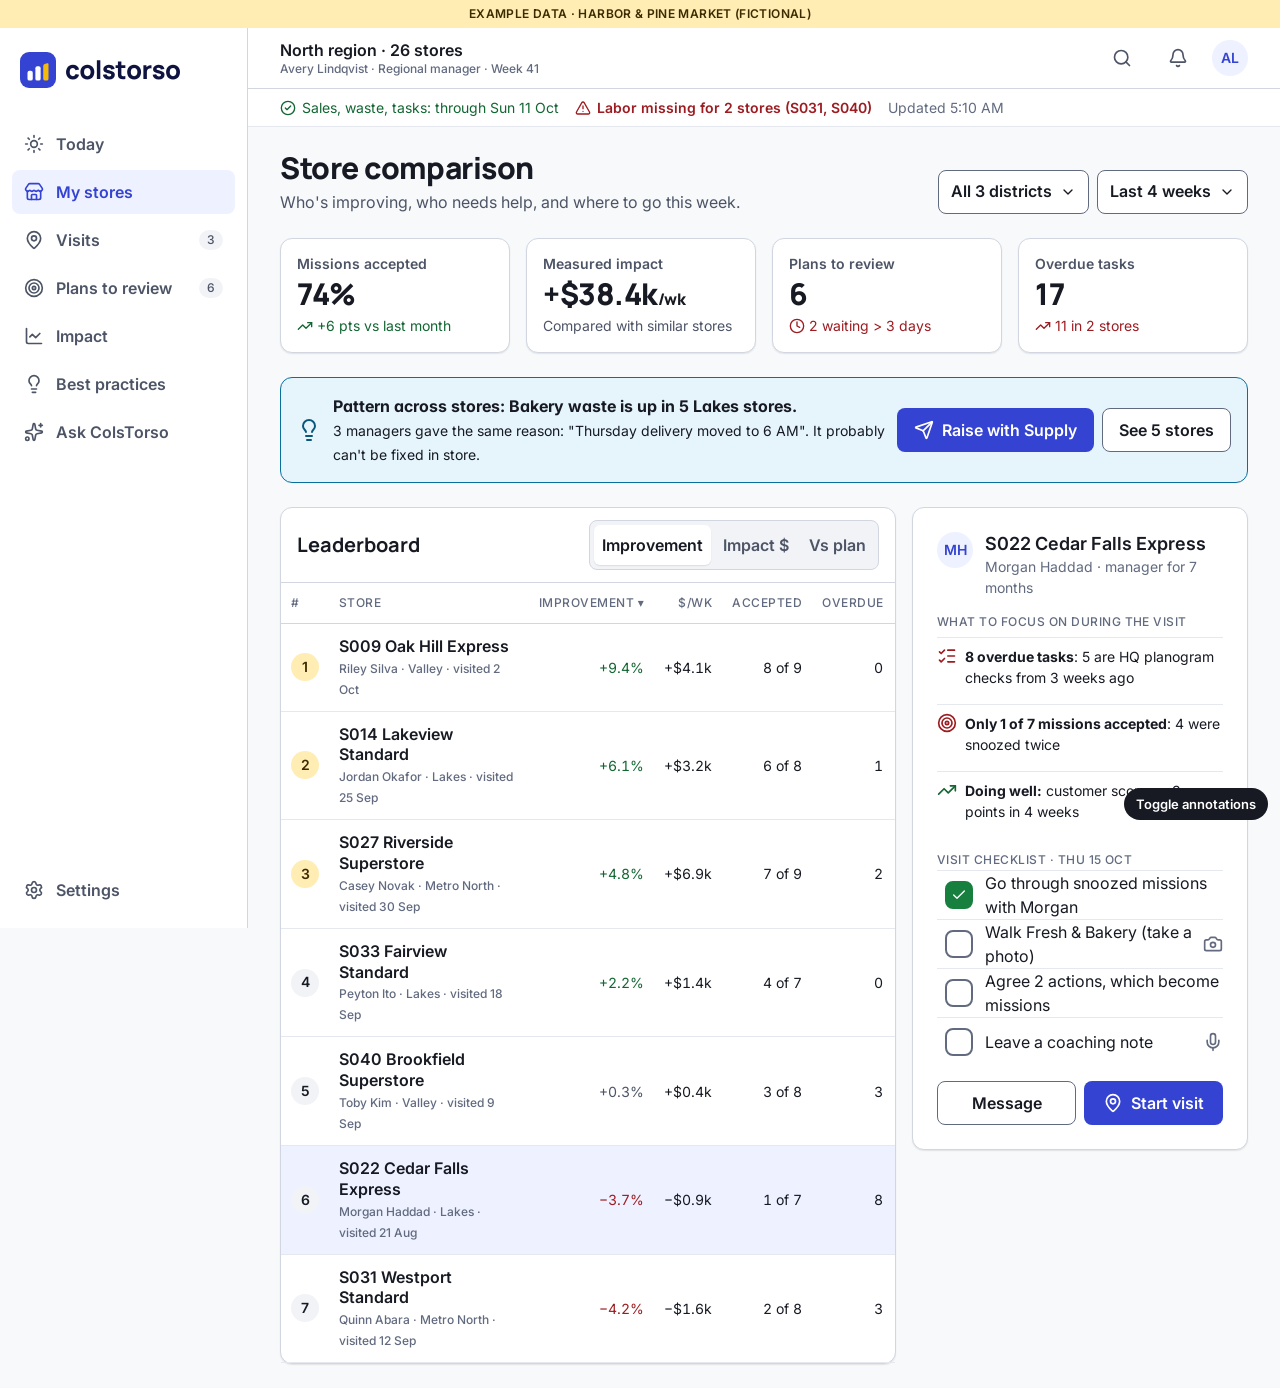
<file: design/mockups/c-regional-compare.html>
<!doctype html>
<html lang="en">
<head>
<meta charset="utf-8"><meta name="viewport" content="width=device-width, initial-scale=1">
<title>Store comparison — ColsTorso (Regional manager) · Example data</title>
<link rel="stylesheet" href="../tokens.css"><link rel="stylesheet" href="ct-components.css">
<style>
  .rg { display: grid; grid-template-columns: minmax(0,1fr); gap: var(--ct-space-200); }
  @container app (min-width: 1024px) { .rg { grid-template-columns: minmax(0,1fr) 336px; gap: var(--ct-space-200); align-items: start; } }
  .pagehead { display: flex; flex-wrap: wrap; gap: var(--ct-space-150); align-items: end; justify-content: space-between; }
  .scope { display: flex; gap: var(--ct-space-100); flex-wrap: wrap; }
  .select { display: inline-flex; align-items: center; gap: var(--ct-space-100); min-height: var(--ct-size-touch-target); padding: 0 var(--ct-space-150); border: 1px solid var(--ct-color-border-strong); border-radius: var(--ct-radius-md); background: var(--ct-color-surface-raised); font: var(--ct-type-label); font-size: var(--ct-font-size-100); }
  .theme { display: grid; grid-template-columns: auto 1fr; gap: var(--ct-space-150); padding: var(--ct-space-200); border-radius: var(--ct-radius-lg); background: var(--ct-color-status-info-bg); border: 1px solid var(--ct-color-status-info-border); }
  .theme > .i { color: var(--ct-color-status-info-fg); }
  .theme .acts { grid-column: 2; display: flex; gap: var(--ct-space-100); flex-wrap: wrap; }
  @container app (min-width: 1024px) { .theme { grid-template-columns: auto 1fr auto; align-items: center; } .theme .acts { grid-column: 3; } }
  .tblwrap { overflow-x: auto; }
  .tblbar .seg { flex: none; }
  .tbl td, .tbl th { padding-left: 10px; padding-right: 10px; }
  .tbl .store { min-width: 200px; }
  .tbl .store b { display: block; font: var(--ct-type-label); font-size: var(--ct-font-size-100); }
  .tbl .store span { font: var(--ct-type-caption); color: var(--ct-color-text-muted); }
  .rk { display: inline-grid; flex: none; place-items: center; text-align: center; width: 28px; height: 28px; border-radius: var(--ct-radius-circle); background: var(--ct-color-surface-sunken); font: var(--ct-type-label); }
  .rk.gold { background: var(--ct-color-marigold-100); color: var(--ct-color-marigold-900); }
  .mini { display: inline-block; width: 64px; height: 8px; border-radius: 4px; background: var(--ct-color-surface-sunken); border: 1px solid var(--ct-color-border-default); vertical-align: middle; margin-left: 6px; overflow: hidden; }
  .mini span { display: block; height: 100%; background: var(--ct-color-brand-primary); }
  .tblbar { display: flex; flex-wrap: wrap; gap: var(--ct-space-150); align-items: center; justify-content: space-between; padding: var(--ct-space-150) var(--ct-space-200); border-bottom: 1px solid var(--ct-color-border-default); }
  .drawer { display: grid; gap: var(--ct-space-200); }
  .drawer .hd { display: flex; gap: var(--ct-space-150); align-items: start; }
  .focus { display: grid; gap: var(--ct-space-100); }
  .focus .f { display: grid; grid-template-columns: auto 1fr; gap: var(--ct-space-100); font: var(--ct-type-body-sm); padding: var(--ct-space-100) 0; border-top: 1px solid var(--ct-color-border-subtle); }
  .vchk { display: flex; align-items: center; gap: var(--ct-space-050); min-height: 48px; font: var(--ct-type-body); border-top: 1px solid var(--ct-color-border-subtle); }
  .vchk .grow { flex: 1; }
  .scard { display: grid; gap: var(--ct-space-100); padding: var(--ct-space-150) var(--ct-space-200); border-top: 1px solid var(--ct-color-border-subtle); }
  .scard .top { display: flex; align-items: center; gap: var(--ct-space-150); }
  .scard .stats { display: grid; grid-template-columns: repeat(3, 1fr); gap: var(--ct-space-100); font: var(--ct-type-body-sm); }
  .scard .stats b { display: block; font: var(--ct-type-label); font-size: var(--ct-font-size-100); }
</style>
</head>
<body>
<svg xmlns="http://www.w3.org/2000/svg" style="display:none" aria-hidden="true"><symbol id="i-alarm-clock" viewBox="0 0 24 24" fill="none" stroke="currentColor" stroke-width="2" stroke-linecap="round" stroke-linejoin="round"><circle cx="12" cy="13" r="8" />
  <path d="M12 9v4l2 2" />
  <path d="M5 3 2 6" />
  <path d="m22 6-3-3" />
  <path d="M6.38 18.7 4 21" />
  <path d="M17.64 18.67 20 21" /></symbol><symbol id="i-arrow-right" viewBox="0 0 24 24" fill="none" stroke="currentColor" stroke-width="2" stroke-linecap="round" stroke-linejoin="round"><path d="M5 12h14" />
  <path d="m12 5 7 7-7 7" /></symbol><symbol id="i-arrow-up" viewBox="0 0 24 24" fill="none" stroke="currentColor" stroke-width="2" stroke-linecap="round" stroke-linejoin="round"><path d="m5 12 7-7 7 7" />
  <path d="M12 19V5" /></symbol><symbol id="i-badge-check" viewBox="0 0 24 24" fill="none" stroke="currentColor" stroke-width="2" stroke-linecap="round" stroke-linejoin="round"><path d="M3.85 8.62a4 4 0 0 1 4.78-4.77 4 4 0 0 1 6.74 0 4 4 0 0 1 4.78 4.78 4 4 0 0 1 0 6.74 4 4 0 0 1-4.77 4.78 4 4 0 0 1-6.75 0 4 4 0 0 1-4.78-4.77 4 4 0 0 1 0-6.76Z" />
  <path d="m16 9-5.5 5.5L8 12" /></symbol><symbol id="i-bell" viewBox="0 0 24 24" fill="none" stroke="currentColor" stroke-width="2" stroke-linecap="round" stroke-linejoin="round"><path d="M10.268 21a2 2 0 0 0 3.464 0" />
  <path d="M3.262 15.326A1 1 0 0 0 4 17h16a1 1 0 0 0 .74-1.673C19.41 13.956 18 12.499 18 8A6 6 0 0 0 6 8c0 4.499-1.411 5.956-2.738 7.326" /></symbol><symbol id="i-calendar" viewBox="0 0 24 24" fill="none" stroke="currentColor" stroke-width="2" stroke-linecap="round" stroke-linejoin="round"><path d="M8 2v3" />
  <path d="M16 2v3" />
  <rect x="3" y="3" width="18" height="18" rx="2" />
  <path d="M3 9h18" /></symbol><symbol id="i-camera" viewBox="0 0 24 24" fill="none" stroke="currentColor" stroke-width="2" stroke-linecap="round" stroke-linejoin="round"><path d="M13.997 4a2 2 0 0 1 1.76 1.05l.486.9A2 2 0 0 0 18.003 7H20a2 2 0 0 1 2 2v9a2 2 0 0 1-2 2H4a2 2 0 0 1-2-2V9a2 2 0 0 1 2-2h1.997a2 2 0 0 0 1.759-1.048l.489-.904A2 2 0 0 1 10.004 4z" />
  <circle cx="12" cy="13" r="3" /></symbol><symbol id="i-chart-column" viewBox="0 0 24 24" fill="none" stroke="currentColor" stroke-width="2" stroke-linecap="round" stroke-linejoin="round"><path d="M3 3v16a2 2 0 0 0 2 2h16" />
  <path d="M18 17V9" />
  <path d="M13 17V5" />
  <path d="M8 17v-3" /></symbol><symbol id="i-chart-line" viewBox="0 0 24 24" fill="none" stroke="currentColor" stroke-width="2" stroke-linecap="round" stroke-linejoin="round"><path d="M3 3v16a2 2 0 0 0 2 2h16" />
  <path d="m19 9-5 5-4-4-3 3" /></symbol><symbol id="i-check" viewBox="0 0 24 24" fill="none" stroke="currentColor" stroke-width="2" stroke-linecap="round" stroke-linejoin="round"><path d="M20 6 9 17l-5-5" /></symbol><symbol id="i-chevron-down" viewBox="0 0 24 24" fill="none" stroke="currentColor" stroke-width="2" stroke-linecap="round" stroke-linejoin="round"><path d="m6 9 6 6 6-6" /></symbol><symbol id="i-chevron-right" viewBox="0 0 24 24" fill="none" stroke="currentColor" stroke-width="2" stroke-linecap="round" stroke-linejoin="round"><path d="m9 18 6-6-6-6" /></symbol><symbol id="i-circle-check" viewBox="0 0 24 24" fill="none" stroke="currentColor" stroke-width="2" stroke-linecap="round" stroke-linejoin="round"><circle cx="12" cy="12" r="10" />
  <path d="m16 9-5.5 5.5L8 12" /></symbol><symbol id="i-circle-help" viewBox="0 0 24 24" fill="none" stroke="currentColor" stroke-width="2" stroke-linecap="round" stroke-linejoin="round"><circle cx="12" cy="12" r="10" />
  <path d="M9.09 9a3 3 0 0 1 5.83 1c0 2-3 3-3 3" />
  <path d="M12 17h.01" /></symbol><symbol id="i-clipboard-check" viewBox="0 0 24 24" fill="none" stroke="currentColor" stroke-width="2" stroke-linecap="round" stroke-linejoin="round"><rect width="8" height="4" x="8" y="2" rx="1" ry="1" />
  <path d="M16 4h2a2 2 0 0 1 2 2v14a2 2 0 0 1-2 2H6a2 2 0 0 1-2-2V6a2 2 0 0 1 2-2h2" />
  <path d="m9 14 2 2 4-4" /></symbol><symbol id="i-clock" viewBox="0 0 24 24" fill="none" stroke="currentColor" stroke-width="2" stroke-linecap="round" stroke-linejoin="round"><circle cx="12" cy="12" r="10" />
  <path d="M12 6v6l4 2" /></symbol><symbol id="i-cloud-off" viewBox="0 0 24 24" fill="none" stroke="currentColor" stroke-width="2" stroke-linecap="round" stroke-linejoin="round"><path d="M10.94 5.274A7 7 0 0 1 15.71 10h1.79a4.5 4.5 0 0 1 4.222 6.057" />
  <path d="M18.796 18.81A4.5 4.5 0 0 1 17.5 19H9A7 7 0 0 1 5.79 5.78" />
  <path d="m2 2 20 20" /></symbol><symbol id="i-database" viewBox="0 0 24 24" fill="none" stroke="currentColor" stroke-width="2" stroke-linecap="round" stroke-linejoin="round"><ellipse cx="12" cy="5" rx="9" ry="3" />
  <path d="M3 5V19A9 3 0 0 0 21 19V5" />
  <path d="M3 12A9 3 0 0 0 21 12" /></symbol><symbol id="i-ellipsis" viewBox="0 0 24 24" fill="none" stroke="currentColor" stroke-width="2" stroke-linecap="round" stroke-linejoin="round"><circle cx="12" cy="12" r="1" />
  <circle cx="19" cy="12" r="1" />
  <circle cx="5" cy="12" r="1" /></symbol><symbol id="i-flame" viewBox="0 0 24 24" fill="none" stroke="currentColor" stroke-width="2" stroke-linecap="round" stroke-linejoin="round"><path d="M12 3q1 4 4 6.5t3 5.5a1 1 0 0 1-14 0 5 5 0 0 1 1-3 1 1 0 0 0 5 0c0-2-1.5-3-1.5-5q0-2 2.5-4" /></symbol><symbol id="i-info" viewBox="0 0 24 24" fill="none" stroke="currentColor" stroke-width="2" stroke-linecap="round" stroke-linejoin="round"><circle cx="12" cy="12" r="10" />
  <path d="M12 16v-4" />
  <path d="M12 8h.01" /></symbol><symbol id="i-layout-dashboard" viewBox="0 0 24 24" fill="none" stroke="currentColor" stroke-width="2" stroke-linecap="round" stroke-linejoin="round"><rect width="7" height="9" x="3" y="3" rx="1" />
  <rect width="7" height="5" x="14" y="3" rx="1" />
  <rect width="7" height="9" x="14" y="12" rx="1" />
  <rect width="7" height="5" x="3" y="16" rx="1" /></symbol><symbol id="i-lightbulb" viewBox="0 0 24 24" fill="none" stroke="currentColor" stroke-width="2" stroke-linecap="round" stroke-linejoin="round"><path d="M15 14c.2-1 .7-1.7 1.5-2.5 1-.9 1.5-2.2 1.5-3.5A6 6 0 0 0 6 8c0 1 .2 2.2 1.5 3.5.7.7 1.3 1.5 1.5 2.5" />
  <path d="M9 18h6" />
  <path d="M10 22h4" /></symbol><symbol id="i-list-checks" viewBox="0 0 24 24" fill="none" stroke="currentColor" stroke-width="2" stroke-linecap="round" stroke-linejoin="round"><path d="M13 5h8" />
  <path d="M13 12h8" />
  <path d="M13 19h8" />
  <path d="m3 17 2 2 4-4" />
  <path d="m3 7 2 2 4-4" /></symbol><symbol id="i-map-pin" viewBox="0 0 24 24" fill="none" stroke="currentColor" stroke-width="2" stroke-linecap="round" stroke-linejoin="round"><path d="M20 10c0 4.993-5.539 10.193-7.399 11.799a1 1 0 0 1-1.202 0C9.539 20.193 4 14.993 4 10a8 8 0 0 1 16 0" />
  <circle cx="12" cy="10" r="3" /></symbol><symbol id="i-megaphone" viewBox="0 0 24 24" fill="none" stroke="currentColor" stroke-width="2" stroke-linecap="round" stroke-linejoin="round"><path d="M11 6a13 13 0 0 0 8.4-2.8A1 1 0 0 1 21 4v12a1 1 0 0 1-1.6.8A13 13 0 0 0 11 14H5a2 2 0 0 1-2-2V8a2 2 0 0 1 2-2z" />
  <path d="M6 14a12 12 0 0 0 2.4 7.2 2 2 0 0 0 3.2-2.4A8 8 0 0 1 10 14" />
  <path d="M8 6v8" /></symbol><symbol id="i-message-square" viewBox="0 0 24 24" fill="none" stroke="currentColor" stroke-width="2" stroke-linecap="round" stroke-linejoin="round"><path d="M22 17a2 2 0 0 1-2 2H6.828a2 2 0 0 0-1.414.586l-2.202 2.202A.71.71 0 0 1 2 21.286V5a2 2 0 0 1 2-2h16a2 2 0 0 1 2 2z" /></symbol><symbol id="i-mic" viewBox="0 0 24 24" fill="none" stroke="currentColor" stroke-width="2" stroke-linecap="round" stroke-linejoin="round"><path d="M12 19v3" />
  <path d="M19 10v2a7 7 0 0 1-14 0v-2" />
  <rect x="9" y="2" width="6" height="13" rx="3" /></symbol><symbol id="i-minus" viewBox="0 0 24 24" fill="none" stroke="currentColor" stroke-width="2" stroke-linecap="round" stroke-linejoin="round"><path d="M5 12h14" /></symbol><symbol id="i-plus" viewBox="0 0 24 24" fill="none" stroke="currentColor" stroke-width="2" stroke-linecap="round" stroke-linejoin="round"><path d="M5 12h14" />
  <path d="M12 5v14" /></symbol><symbol id="i-scan-barcode" viewBox="0 0 24 24" fill="none" stroke="currentColor" stroke-width="2" stroke-linecap="round" stroke-linejoin="round"><path d="M3 7V5a2 2 0 0 1 2-2h2" />
  <path d="M17 3h2a2 2 0 0 1 2 2v2" />
  <path d="M21 17v2a2 2 0 0 1-2 2h-2" />
  <path d="M7 21H5a2 2 0 0 1-2-2v-2" />
  <path d="M8 7v10" />
  <path d="M12 7v10" />
  <path d="M17 7v10" /></symbol><symbol id="i-search" viewBox="0 0 24 24" fill="none" stroke="currentColor" stroke-width="2" stroke-linecap="round" stroke-linejoin="round"><path d="m21 21-4.34-4.34" />
  <circle cx="11" cy="11" r="8" /></symbol><symbol id="i-send" viewBox="0 0 24 24" fill="none" stroke="currentColor" stroke-width="2" stroke-linecap="round" stroke-linejoin="round"><path d="M14.536 21.686a.5.5 0 0 0 .937-.024l6.5-19a.496.496 0 0 0-.635-.635l-19 6.5a.5.5 0 0 0-.024.937l7.93 3.18a2 2 0 0 1 1.112 1.11z" />
  <path d="m21.854 2.147-10.94 10.939" /></symbol><symbol id="i-settings" viewBox="0 0 24 24" fill="none" stroke="currentColor" stroke-width="2" stroke-linecap="round" stroke-linejoin="round"><path d="M9.671 4.136a2.34 2.34 0 0 1 4.659 0 2.34 2.34 0 0 0 3.319 1.915 2.34 2.34 0 0 1 2.33 4.033 2.34 2.34 0 0 0 0 3.831 2.34 2.34 0 0 1-2.33 4.033 2.34 2.34 0 0 0-3.319 1.915 2.34 2.34 0 0 1-4.659 0 2.34 2.34 0 0 0-3.32-1.915 2.34 2.34 0 0 1-2.33-4.033 2.34 2.34 0 0 0 0-3.831A2.34 2.34 0 0 1 6.35 6.051a2.34 2.34 0 0 0 3.319-1.915" />
  <circle cx="12" cy="12" r="3" /></symbol><symbol id="i-shield-check" viewBox="0 0 24 24" fill="none" stroke="currentColor" stroke-width="2" stroke-linecap="round" stroke-linejoin="round"><path d="M20 13c0 5-3.5 7.5-7.66 8.95a1 1 0 0 1-.67-.01C7.5 20.5 4 18 4 13V6a1 1 0 0 1 1-1c2 0 4.5-1.2 6.24-2.72a1.17 1.17 0 0 1 1.52 0C14.51 3.81 17 5 19 5a1 1 0 0 1 1 1z" />
  <path d="m9 12 2 2 4-4" /></symbol><symbol id="i-sparkles" viewBox="0 0 24 24" fill="none" stroke="currentColor" stroke-width="2" stroke-linecap="round" stroke-linejoin="round"><path d="M11.017 2.814a1 1 0 0 1 1.966 0l1.051 5.558a2 2 0 0 0 1.594 1.594l5.558 1.051a1 1 0 0 1 0 1.966l-5.558 1.051a2 2 0 0 0-1.594 1.594l-1.051 5.558a1 1 0 0 1-1.966 0l-1.051-5.558a2 2 0 0 0-1.594-1.594l-5.558-1.051a1 1 0 0 1 0-1.966l5.558-1.051a2 2 0 0 0 1.594-1.594z" />
  <path d="M20 2v4" />
  <path d="M22 4h-4" />
  <circle cx="4" cy="20" r="2" /></symbol><symbol id="i-store" viewBox="0 0 24 24" fill="none" stroke="currentColor" stroke-width="2" stroke-linecap="round" stroke-linejoin="round"><path d="M15 21v-5a1 1 0 0 0-1-1h-4a1 1 0 0 0-1 1v5" />
  <path d="M17.774 10.31a1.12 1.12 0 0 0-1.549 0 2.5 2.5 0 0 1-3.451 0 1.12 1.12 0 0 0-1.548 0 2.5 2.5 0 0 1-3.452 0 1.12 1.12 0 0 0-1.549 0 2.5 2.5 0 0 1-3.77-3.248l2.889-4.184A2 2 0 0 1 7 2h10a2 2 0 0 1 1.653.873l2.895 4.192a2.5 2.5 0 0 1-3.774 3.244" />
  <path d="M4 10.95V19a2 2 0 0 0 2 2h12a2 2 0 0 0 2-2v-8.05" /></symbol><symbol id="i-sun" viewBox="0 0 24 24" fill="none" stroke="currentColor" stroke-width="2" stroke-linecap="round" stroke-linejoin="round"><circle cx="12" cy="12" r="4" />
  <path d="M12 2v2" />
  <path d="M12 20v2" />
  <path d="m4.93 4.93 1.41 1.41" />
  <path d="m17.66 17.66 1.41 1.41" />
  <path d="M2 12h2" />
  <path d="M20 12h2" />
  <path d="m6.34 17.66-1.41 1.41" />
  <path d="m19.07 4.93-1.41 1.41" /></symbol><symbol id="i-target" viewBox="0 0 24 24" fill="none" stroke="currentColor" stroke-width="2" stroke-linecap="round" stroke-linejoin="round"><circle cx="12" cy="12" r="10" />
  <circle cx="12" cy="12" r="6" />
  <circle cx="12" cy="12" r="2" /></symbol><symbol id="i-thumbs-up" viewBox="0 0 24 24" fill="none" stroke="currentColor" stroke-width="2" stroke-linecap="round" stroke-linejoin="round"><path d="M15 5.88 14 10h5.83a2 2 0 0 1 1.92 2.56l-2.33 8A2 2 0 0 1 17.5 22H4a2 2 0 0 1-2-2v-8a2 2 0 0 1 2-2h2.76a2 2 0 0 0 1.79-1.11L12 2a3.13 3.13 0 0 1 3 3.88Z" />
  <path d="M7 10v12" /></symbol><symbol id="i-trending-down" viewBox="0 0 24 24" fill="none" stroke="currentColor" stroke-width="2" stroke-linecap="round" stroke-linejoin="round"><path d="M16 17h6v-6" />
  <path d="m22 17-8.5-8.5-5 5L2 7" /></symbol><symbol id="i-trending-up" viewBox="0 0 24 24" fill="none" stroke="currentColor" stroke-width="2" stroke-linecap="round" stroke-linejoin="round"><path d="M16 7h6v6" />
  <path d="m22 7-8.5 8.5-5-5L2 17" /></symbol><symbol id="i-triangle-alert" viewBox="0 0 24 24" fill="none" stroke="currentColor" stroke-width="2" stroke-linecap="round" stroke-linejoin="round"><path d="m21.73 18-8-14a2 2 0 0 0-3.48 0l-8 14A2 2 0 0 0 4 21h16a2 2 0 0 0 1.73-3" />
  <path d="M12 9v4" />
  <path d="M12 17h.01" /></symbol><symbol id="i-trophy" viewBox="0 0 24 24" fill="none" stroke="currentColor" stroke-width="2" stroke-linecap="round" stroke-linejoin="round"><path d="M10 14.66V17a1 1 0 0 1-1 1 2 2 0 0 0-2 2v2" />
  <path d="M14 14.66V17a1 1 0 0 0 1 1 2 2 0 0 1 2 2v2" />
  <path d="M17.916 10H19.5A2.5 2.5 0 0 0 22 7.5V5a1 1 0 0 0-1-1h-3" />
  <path d="M4 22h16" />
  <path d="M6 9a6 6 0 0 0 12 0V3a1 1 0 0 0-1-1H7a1 1 0 0 0-1 1z" />
  <path d="M6.084 10H4.5A2.5 2.5 0 0 1 2 7.5V5a1 1 0 0 1 1-1h3" /></symbol><symbol id="i-user" viewBox="0 0 24 24" fill="none" stroke="currentColor" stroke-width="2" stroke-linecap="round" stroke-linejoin="round"><path d="M19 21v-2a4 4 0 0 0-4-4H9a4 4 0 0 0-4 4v2" />
  <circle cx="12" cy="7" r="4" /></symbol><symbol id="i-users" viewBox="0 0 24 24" fill="none" stroke="currentColor" stroke-width="2" stroke-linecap="round" stroke-linejoin="round"><path d="M16 21v-2a4 4 0 0 0-4-4H6a4 4 0 0 0-4 4v2" />
  <path d="M16 3.128a4 4 0 0 1 0 7.744" />
  <path d="M22 21v-2a4 4 0 0 0-3-3.87" />
  <circle cx="9" cy="7" r="4" /></symbol><symbol id="i-x" viewBox="0 0 24 24" fill="none" stroke="currentColor" stroke-width="2" stroke-linecap="round" stroke-linejoin="round"><path d="M18 6 6 18" />
  <path d="m6 6 12 12" /></symbol></svg>
<div class="mk-stage">
<div class="mk-frame">
<div class="mk-example">Example data · Harbor &amp; Pine Market (fictional)</div>
<div class="ct-app">
<div class="shell">
  <nav class="sidenav" aria-label="Main">
    <div class="brand"><img src="../logo.svg" alt="ColsTorso"></div>
    <a href="#"><svg class="i"><use href="#i-sun"/></svg>Today</a>
    <a href="#" aria-current="page"><svg class="i"><use href="#i-store"/></svg>My stores</a>
    <a href="#"><svg class="i"><use href="#i-map-pin"/></svg>Visits<span class="count">3</span></a>
    <a href="#"><svg class="i"><use href="#i-target"/></svg>Plans to review<span class="count">6</span></a>
    <a href="#"><svg class="i"><use href="#i-chart-line"/></svg>Impact</a>
    <a href="#"><svg class="i"><use href="#i-lightbulb"/></svg>Best practices</a>
    <a href="#"><svg class="i"><use href="#i-sparkles"/></svg>Ask ColsTorso</a>
    <div class="foot"><a href="#"><svg class="i"><use href="#i-settings"/></svg>Settings</a></div>
  </nav>
  <div class="main">
    <header class="topbar">
      <img class="logo" src="../logo-mark.svg" alt="ColsTorso">
      <div class="ctx"><b>North region · 26 stores</b><span>Avery Lindqvist · Regional manager · Week 41</span></div>
      <button class="iconbtn" aria-label="Search stores"><svg class="i"><use href="#i-search"/></svg></button>
      <button class="iconbtn" aria-label="Notifications"><svg class="i"><use href="#i-bell"/></svg></button>
      <span class="avatar" role="img" aria-label="Avery Lindqvist">AL</span>
    </header>
    <div class="fresh" role="status" data-note="7">
      <span class="src ok"><svg class="i i-sm"><use href="#i-circle-check"/></svg>Sales, waste, tasks: through Sun 11 Oct</span>
      <span class="src stale"><svg class="i i-sm"><use href="#i-triangle-alert"/></svg>Labor missing for 2 stores (S031, S040)</span>
      <span class="muted">Updated 5:10 AM</span>
    </div>
    <main class="content">
      <div class="pagehead">
        <div><h1 class="h1">Store comparison</h1><p class="lede">Who's improving, who needs help, and where to go this week.</p></div>
        <div class="scope"><span class="select">All 3 districts<svg class="i i-sm"><use href="#i-chevron-down"/></svg></span><span class="select">Last 4 weeks<svg class="i i-sm"><use href="#i-chevron-down"/></svg></span></div>
      </div>
      <div class="kpis" data-note="1">
        <div class="card kpi"><span class="k">Missions accepted</span><span class="v num">74%</span><span class="d imp-pos"><svg class="i i-sm"><use href="#i-trending-up"/></svg>+6 pts vs last month</span></div>
        <div class="card kpi"><span class="k">Measured impact</span><span class="v num">+$38.4k<small style="font-size:var(--ct-font-size-100)">/wk</small></span><span class="d sec">Compared with similar stores</span></div>
        <div class="card kpi"><span class="k">Plans to review</span><span class="v num">6</span><span class="d imp-neg"><svg class="i i-sm"><use href="#i-clock"/></svg>2 waiting &gt; 3 days</span></div>
        <div class="card kpi"><span class="k">Overdue tasks</span><span class="v num">17</span><span class="d imp-neg"><svg class="i i-sm"><use href="#i-trending-up"/></svg>11 in 2 stores</span></div>
      </div>
      <div class="theme" role="note" data-note="2">
        <svg class="i i-lg"><use href="#i-lightbulb"/></svg>
        <div><b>Pattern across stores: Bakery waste is up in 5 Lakes stores.</b><br><span style="font:var(--ct-type-body-sm)">3 managers gave the same reason: "Thursday delivery moved to 6 AM". It probably can't be fixed in store.</span></div>
        <div class="acts"><button class="btn btn-primary"><svg class="i"><use href="#i-send"/></svg>Raise with Supply</button><button class="btn btn-secondary">See 5 stores</button></div>
      </div>

      <div class="rg">
        <section class="card" aria-labelledby="lb-h">
          <div class="tblbar">
            <h2 id="lb-h" class="h3">Leaderboard</h2>
            <div class="seg" role="group" aria-label="Rank stores by" data-note="3">
              <button aria-pressed="true">Improvement</button><button aria-pressed="false">Impact $</button><button aria-pressed="false">Vs plan</button>
            </div>
          </div>
          <div class="tblwrap desktop-only">
          <table class="tbl" data-note="4">
            <thead><tr><th>#</th><th>Store</th><th class="r">Improvement ▾</th><th class="r">$/wk</th><th class="r">Accepted</th><th class="r">Overdue</th><th>Status</th></tr></thead>
            <tbody>
              <tr><td><span class="rk gold">1</span></td><td class="store"><b>S009 Oak Hill Express</b><span>Riley Silva · Valley · visited 2 Oct</span></td><td class="r imp-pos">+9.4%</td><td class="r">+$4.1k</td><td class="r">8 of 9</td><td class="r">0</td><td><span class="chip s-success"><svg class="i"><use href="#i-trophy"/></svg>Top</span></td></tr>
              <tr><td><span class="rk gold">2</span></td><td class="store"><b>S014 Lakeview Standard</b><span>Jordan Okafor · Lakes · visited 25 Sep</span></td><td class="r imp-pos">+6.1%</td><td class="r">+$3.2k</td><td class="r">6 of 8</td><td class="r">1</td><td><span class="chip s-neutral"><svg class="i"><use href="#i-circle-check"/></svg>OK</span></td></tr>
              <tr><td><span class="rk gold">3</span></td><td class="store"><b>S027 Riverside Superstore</b><span>Casey Novak · Metro North · visited 30 Sep</span></td><td class="r imp-pos">+4.8%</td><td class="r">+$6.9k</td><td class="r">7 of 9</td><td class="r">2</td><td><span class="chip s-neutral"><svg class="i"><use href="#i-circle-check"/></svg>OK</span></td></tr>
              <tr><td><span class="rk">4</span></td><td class="store"><b>S033 Fairview Standard</b><span>Peyton Ito · Lakes · visited 18 Sep</span></td><td class="r imp-pos">+2.2%</td><td class="r">+$1.4k</td><td class="r">4 of 7</td><td class="r">0</td><td><span class="chip s-neutral"><svg class="i"><use href="#i-circle-check"/></svg>OK</span></td></tr>
              <tr><td><span class="rk">5</span></td><td class="store"><b>S040 Brookfield Superstore</b><span>Toby Kim · Valley · visited 9 Sep</span></td><td class="r imp-neu">+0.3%</td><td class="r">+$0.4k</td><td class="r">3 of 8</td><td class="r">3</td><td><span class="chip s-warning"><svg class="i"><use href="#i-database"/></svg>Data gap</span></td></tr>
              <tr class="sel" aria-selected="true"><td><span class="rk">6</span></td><td class="store"><b>S022 Cedar Falls Express</b><span>Morgan Haddad · Lakes · visited 21 Aug</span></td><td class="r imp-neg">−3.7%</td><td class="r">−$0.9k</td><td class="r">1 of 7</td><td class="r">8</td><td><span class="chip s-danger"><svg class="i"><use href="#i-triangle-alert"/></svg>Visit</span></td></tr>
              <tr><td><span class="rk">7</span></td><td class="store"><b>S031 Westport Standard</b><span>Quinn Abara · Metro North · visited 12 Sep</span></td><td class="r imp-neg">−4.2%</td><td class="r">−$1.6k</td><td class="r">2 of 8</td><td class="r">3</td><td><span class="chip s-danger"><svg class="i"><use href="#i-triangle-alert"/></svg>Visit</span></td></tr>
            </tbody>
          </table>
          </div>
          <div class="mobile-only">
            <div class="scard"><div class="top"><span class="rk gold">1</span><div class="grow" style="flex:1"><b>S009 Oak Hill Express</b><br><span class="muted" style="font:var(--ct-type-caption)">Riley Silva · Valley</span></div><span class="chip s-success"><svg class="i"><use href="#i-trophy"/></svg>Recognise</span></div>
              <div class="stats"><span>Improvement<b class="imp-pos">+9.4%</b></span><span>Impact/wk<b>+$4.1k</b></span><span>Overdue<b>0</b></span></div></div>
            <div class="scard"><div class="top"><span class="rk gold">2</span><div style="flex:1"><b>S014 Lakeview Standard</b><br><span class="muted" style="font:var(--ct-type-caption)">Jordan Okafor · Lakes</span></div><span class="chip s-neutral"><svg class="i"><use href="#i-circle-check"/></svg>On track</span></div>
              <div class="stats"><span>Improvement<b class="imp-pos">+6.1%</b></span><span>Impact/wk<b>+$3.2k</b></span><span>Overdue<b>1</b></span></div></div>
            <div class="scard" style="background:var(--ct-color-surface-selected)"><div class="top"><span class="rk">6</span><div style="flex:1"><b>S022 Cedar Falls Express</b><br><span class="muted" style="font:var(--ct-type-caption)">Morgan Haddad · Lakes</span></div><span class="chip s-danger"><svg class="i"><use href="#i-triangle-alert"/></svg>Visit</span></div>
              <div class="stats"><span>Improvement<b class="imp-neg">−3.7%</b></span><span>Impact/wk<b>−$0.9k</b></span><span>Overdue<b>8</b></span></div></div>
            <a class="row" href="#" style="text-decoration:none;color:inherit"><span class="grow t">See all 26 stores</span><svg class="i muted"><use href="#i-chevron-right"/></svg></a>
          </div>
        </section>

        <aside class="card card-pad drawer" aria-label="Selected store: S022 Cedar Falls Express" data-note="5">
          <div class="hd"><span class="avatar">MH</span><div style="flex:1"><h2 class="h4">S022 Cedar Falls Express</h2><p class="muted" style="font:var(--ct-type-body-sm)">Morgan Haddad · manager for 7 months</p></div></div>
          <div class="focus">
            <span class="eyebrow">What to focus on during the visit</span>
            <div class="f"><svg class="i imp-neg"><use href="#i-list-checks"/></svg><span><b>8 overdue tasks</b>: 5 are HQ planogram checks from 3 weeks ago</span></div>
            <div class="f"><svg class="i imp-neg"><use href="#i-target"/></svg><span><b>Only 1 of 7 missions accepted</b>: 4 were snoozed twice</span></div>
            <div class="f"><svg class="i imp-pos"><use href="#i-trending-up"/></svg><span><b>Doing well:</b> customer score up 3 points in 4 weeks</span></div>
          </div>
          <div data-note="6">
            <span class="eyebrow">Visit checklist · Thu 15 Oct</span>
            <div class="vchk"><button class="check" role="checkbox" aria-checked="true" aria-label="Review snoozed missions with Morgan"><span><svg class="i i-sm"><use href="#i-check"/></svg></span></button><span class="grow">Go through snoozed missions with Morgan</span></div>
            <div class="vchk"><button class="check" role="checkbox" aria-checked="false" aria-label="Walk Fresh and Bakery"><span></span></button><span class="grow">Walk Fresh &amp; Bakery (take a photo)</span><svg class="i muted"><use href="#i-camera"/></svg></div>
            <div class="vchk"><button class="check" role="checkbox" aria-checked="false" aria-label="Agree 2 actions"><span></span></button><span class="grow">Agree 2 actions, which become missions</span></div>
            <div class="vchk"><button class="check" role="checkbox" aria-checked="false" aria-label="Give coaching note"><span></span></button><span class="grow">Leave a coaching note</span><svg class="i muted"><use href="#i-mic"/></svg></div>
          </div>
          <div style="display:grid;grid-template-columns:1fr 1fr;gap:var(--ct-space-100)"><button class="btn btn-secondary">Message</button><button class="btn btn-primary"><svg class="i"><use href="#i-map-pin"/></svg>Start visit</button></div>
        </aside>
      </div>
    </main>
    <nav class="tabbar" aria-label="Main">
      <a href="#"><svg class="i i-lg"><use href="#i-sun"/></svg>Today</a>
      <a href="#" aria-current="page"><svg class="i i-lg"><use href="#i-store"/></svg>Stores</a>
      <a href="#"><svg class="i i-lg"><use href="#i-map-pin"/></svg>Visits</a>
      <a href="#"><svg class="i i-lg"><use href="#i-target"/></svg>Review<span class="badge">6</span></a>
      <a href="#"><svg class="i i-lg"><use href="#i-sparkles"/></svg>Ask</a>
    </nav>
  </div>
</div>
</div>
</div>
<aside class="mk-notes" aria-label="Design annotations">
  <h2>Regional manager · store comparison</h2>
  <p class="sub">Answers three questions: who's improving, who needs help, and what to do on the next visit.</p>
  <ol>
    <li data-n="1"><span><b>Four numbers that matter</b>Accept rate, impact measured against similar stores, plans waiting for review and overdue tasks, each with a trend shown in words and an arrow.<small>Fixes: too many reports for field leaders (P1)</small></span></li>
    <li data-n="2"><span><b>Patterns go up the chain</b>When several managers reject or snooze missions for the same reason, it becomes a pattern with a one-click hand-off to HQ or Supply. Store feedback finally gets back to head office.<small>Fixes: the gap between HQ and stores (P6)</small></span></li>
    <li data-n="3"><span><b>Rank by improvement first</b>The default ranking is improvement against each store's own expected level. That recognises the best managers, not just the managers of the biggest stores. Ranking by raw $ or sales vs plan is one tap away.<small>Fixes: fairness worries, impact trust (P5)</small></span></li>
    <li data-n="4"><span><b>Status as words and icons</b>"Visit" and "Data gap" are labelled chips with icons, never just a red cell. Numbers line up for easy scanning, and data gaps are shown openly instead of quietly lowering a score.<small>Fixes: meaning by colour alone, trust in the data (P5)</small></span></li>
    <li data-n="5"><span><b>Visit focus picked for you</b>Selecting a store opens a short, data-based agenda with one thing to praise, so coaching stays balanced.<small>Fixes: unfocused store visits (P6)</small></span></li>
    <li data-n="6"><span><b>A visit checklist that creates work</b>Agreed actions become missions with impact tracking, and photo and voice notes need no typing. It works offline in the store.<small>Fixes: visits that aren't followed up, slow data entry (P3, P6)</small></span></li>
    <li data-n="7"><span><b>Missing data called out by store</b>Missing data is named by store, so a weak score isn't blamed on the manager.<small>Fixes: trust in the data (P5, P7)</small></span></li>
  </ol>
</aside>
</div>
<script src="mk.js"></script>
</body>
</html>
</file>
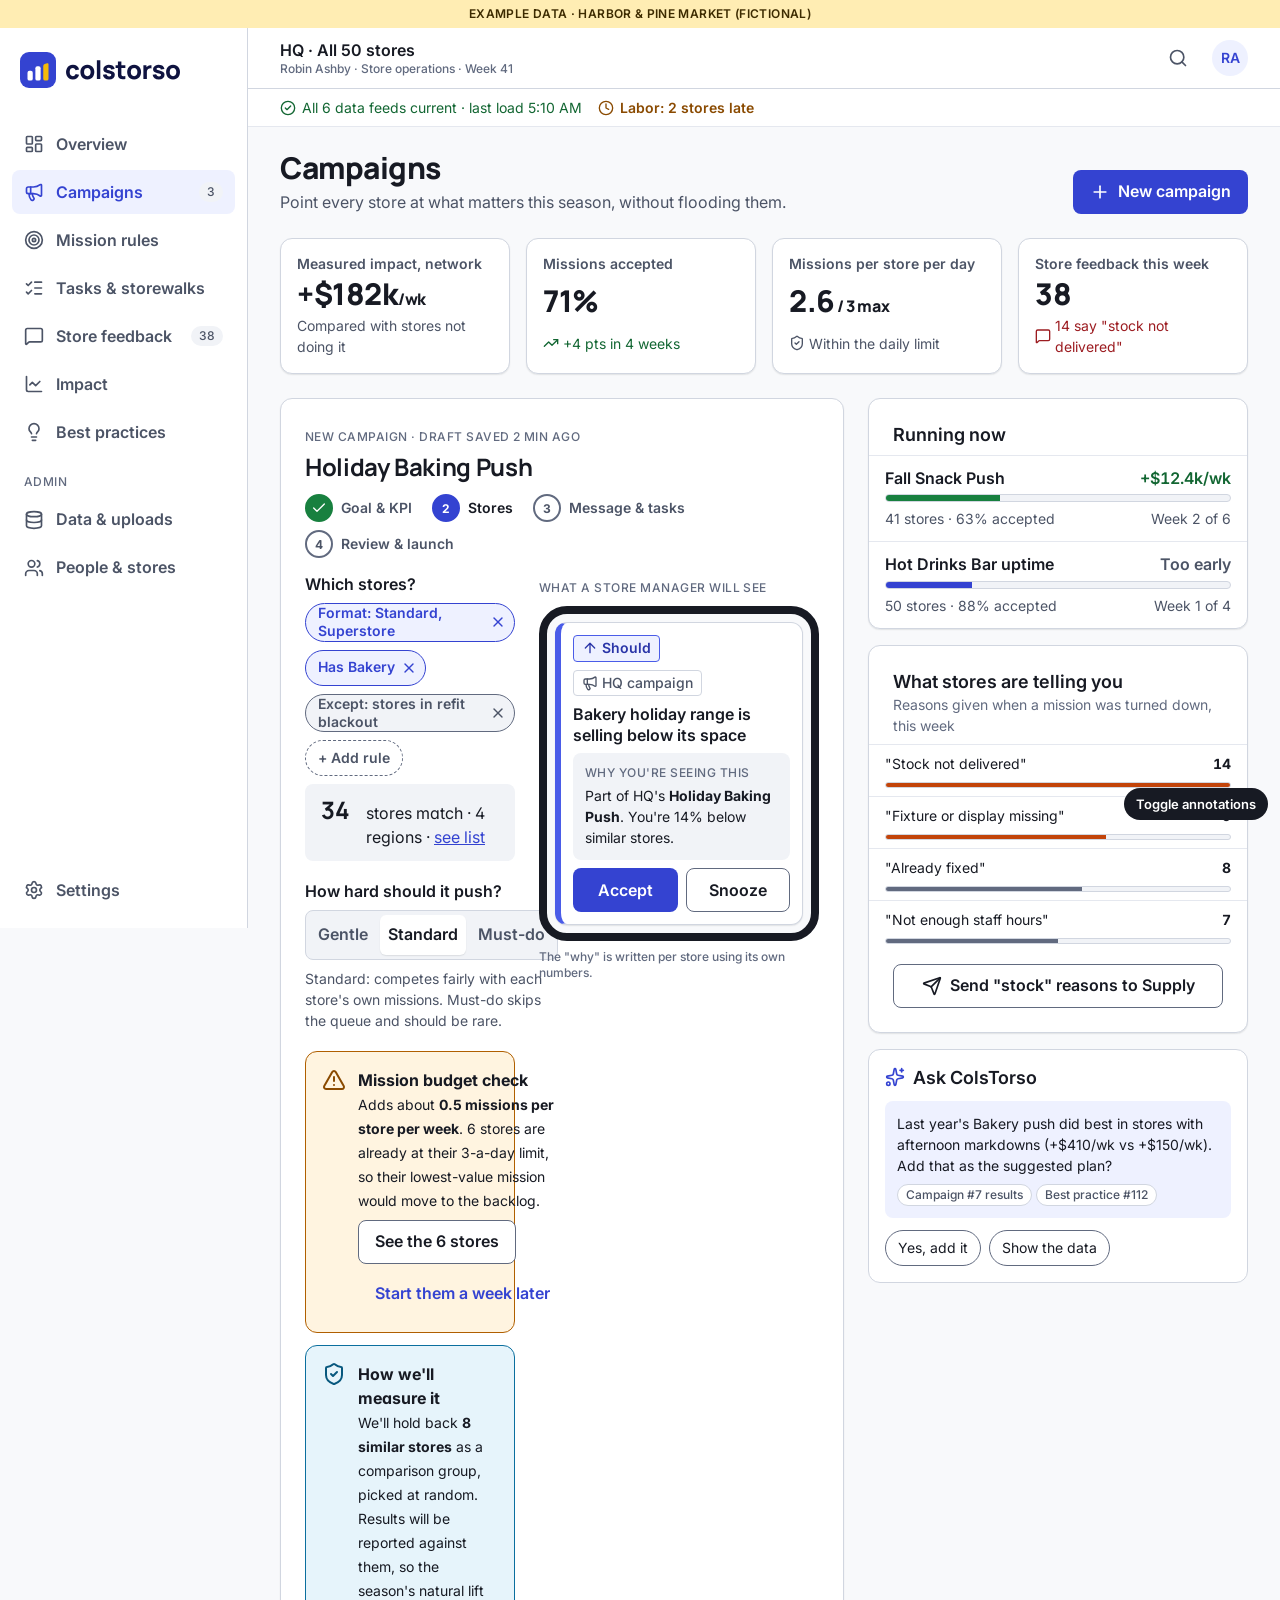
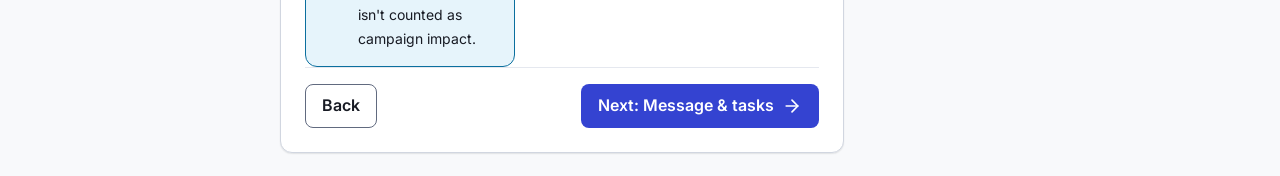
<file: design/mockups/d-hq-campaigns.html>
<!doctype html>
<html lang="en">
<head>
<meta charset="utf-8"><meta name="viewport" content="width=device-width, initial-scale=1">
<title>HQ dashboard &amp; campaigns — ColsTorso · Example data</title>
<link rel="stylesheet" href="../tokens.css"><link rel="stylesheet" href="ct-components.css">
<style>
  .hq { display: grid; grid-template-columns: minmax(0,1fr); gap: var(--ct-space-200); }
  @container app (min-width: 1024px) { .hq { grid-template-columns: minmax(0,1fr) 380px; gap: var(--ct-space-300); align-items: start; } }
  .pagehead { display: flex; flex-wrap: wrap; gap: var(--ct-space-150); align-items: end; justify-content: space-between; }
  .stepper { display: flex; gap: var(--ct-space-100); flex-wrap: wrap; margin: var(--ct-space-150) 0 var(--ct-space-200); counter-reset: s; }
  .stepper li { list-style: none; display: inline-flex; align-items: center; gap: var(--ct-space-100); font: var(--ct-type-label); color: var(--ct-color-text-secondary); padding-right: var(--ct-space-150); }
  .stepper li .n { width: 28px; height: 28px; border-radius: var(--ct-radius-circle); display: grid; place-items: center; border: 2px solid var(--ct-color-border-strong); font: var(--ct-type-caption); font-weight: 700; }
  .stepper li.done .n { background: var(--ct-color-status-success-solid); border-color: var(--ct-color-status-success-solid); color: var(--ct-color-text-inverse); }
  .stepper li[aria-current="step"] { color: var(--ct-color-text-primary); }
  .stepper li[aria-current="step"] .n { background: var(--ct-color-brand-primary); border-color: var(--ct-color-brand-primary); color: var(--ct-color-text-on-brand); }
  .stepper { padding: 0; }
  .bgrid { display: grid; grid-template-columns: minmax(0,1fr); gap: var(--ct-space-300); }
  @container app (min-width: 1024px) { .bgrid { grid-template-columns: minmax(0,1fr) 280px; } }
  .fld { display: grid; gap: var(--ct-space-100); margin-bottom: var(--ct-space-250); }
  .fld > label, .fld > .lbl { font: var(--ct-type-label); font-size: var(--ct-font-size-100); }
  .fld .hint { font: var(--ct-type-body-sm); color: var(--ct-color-text-secondary); }
  .tokens { display: flex; flex-wrap: wrap; gap: var(--ct-space-100); }
  .tok { display: inline-flex; align-items: center; gap: var(--ct-space-075); min-height: 36px; padding: 0 var(--ct-space-100) 0 var(--ct-space-150); border-radius: var(--ct-radius-pill); background: var(--ct-color-surface-selected); border: 1px solid var(--ct-color-border-brand); font: var(--ct-type-label); color: var(--ct-color-text-brand); }
  .tok.ex { background: var(--ct-color-surface-sunken); border-color: var(--ct-color-border-strong); color: var(--ct-color-text-secondary); }
  .tok .i { width: 16px; height: 16px; }
  .addtok { min-height: 36px; padding: 0 var(--ct-space-150); border-radius: var(--ct-radius-pill); border: 1px dashed var(--ct-color-border-strong); background: transparent; font: var(--ct-type-label); color: var(--ct-color-text-secondary); }
  .count { display: flex; gap: var(--ct-space-200); align-items: baseline; padding: var(--ct-space-150) var(--ct-space-200); background: var(--ct-color-surface-sunken); border-radius: var(--ct-radius-md); }
  .count b { font: var(--ct-type-metric-sm); }
  .budget { display: grid; grid-template-columns: auto 1fr; gap: var(--ct-space-150); padding: var(--ct-space-200); border-radius: var(--ct-radius-lg); background: var(--ct-color-status-warning-bg); border: 1px solid var(--ct-color-status-warning-border); }
  .budget > .i { color: var(--ct-color-status-warning-fg); }
  .budget .acts { display: flex; gap: var(--ct-space-100); margin-top: var(--ct-space-100); flex-wrap: wrap; }
  .ctrl { display: grid; grid-template-columns: auto 1fr; gap: var(--ct-space-150); padding: var(--ct-space-200); border-radius: var(--ct-radius-lg); background: var(--ct-color-status-info-bg); border: 1px solid var(--ct-color-status-info-border); margin-top: var(--ct-space-150); }
  .ctrl > .i { color: var(--ct-color-status-info-fg); }
  .phone { border: 8px solid var(--ct-color-slate-900); border-radius: 28px; padding: var(--ct-space-100); background: var(--ct-color-surface-canvas); }
  .phone .mission { padding: var(--ct-space-150); gap: var(--ct-space-100); }
  .phone .mission h3 { font-size: var(--ct-font-size-100); }
  .phone .why { font-size: var(--ct-font-size-087); }
  .camp { display: grid; gap: var(--ct-space-075); padding: var(--ct-space-150) var(--ct-space-200); border-top: 1px solid var(--ct-color-border-subtle); }
  .camp .t { display: flex; justify-content: space-between; gap: var(--ct-space-100); font: var(--ct-type-label); font-size: var(--ct-font-size-100); }
  .camp .s { display: flex; justify-content: space-between; gap: var(--ct-space-100); font: var(--ct-type-body-sm); color: var(--ct-color-text-secondary); }
  .fb .r { display: grid; grid-template-columns: 1fr auto; gap: var(--ct-space-100); align-items: center; padding: var(--ct-space-100) var(--ct-space-200); border-top: 1px solid var(--ct-color-border-subtle); font: var(--ct-type-body-sm); }
  .fb .bar { grid-column: 1 / -1; height: 6px; }
  .footer-acts { display: flex; justify-content: space-between; gap: var(--ct-space-100); padding-top: var(--ct-space-200); border-top: 1px solid var(--ct-color-border-subtle); flex-wrap: wrap; }
  .slider { display: grid; grid-template-columns: repeat(3, 1fr); gap: 4px; }
</style>
</head>
<body>
<svg xmlns="http://www.w3.org/2000/svg" style="display:none" aria-hidden="true"><symbol id="i-alarm-clock" viewBox="0 0 24 24" fill="none" stroke="currentColor" stroke-width="2" stroke-linecap="round" stroke-linejoin="round"><circle cx="12" cy="13" r="8" />
  <path d="M12 9v4l2 2" />
  <path d="M5 3 2 6" />
  <path d="m22 6-3-3" />
  <path d="M6.38 18.7 4 21" />
  <path d="M17.64 18.67 20 21" /></symbol><symbol id="i-arrow-right" viewBox="0 0 24 24" fill="none" stroke="currentColor" stroke-width="2" stroke-linecap="round" stroke-linejoin="round"><path d="M5 12h14" />
  <path d="m12 5 7 7-7 7" /></symbol><symbol id="i-arrow-up" viewBox="0 0 24 24" fill="none" stroke="currentColor" stroke-width="2" stroke-linecap="round" stroke-linejoin="round"><path d="m5 12 7-7 7 7" />
  <path d="M12 19V5" /></symbol><symbol id="i-badge-check" viewBox="0 0 24 24" fill="none" stroke="currentColor" stroke-width="2" stroke-linecap="round" stroke-linejoin="round"><path d="M3.85 8.62a4 4 0 0 1 4.78-4.77 4 4 0 0 1 6.74 0 4 4 0 0 1 4.78 4.78 4 4 0 0 1 0 6.74 4 4 0 0 1-4.77 4.78 4 4 0 0 1-6.75 0 4 4 0 0 1-4.78-4.77 4 4 0 0 1 0-6.76Z" />
  <path d="m16 9-5.5 5.5L8 12" /></symbol><symbol id="i-bell" viewBox="0 0 24 24" fill="none" stroke="currentColor" stroke-width="2" stroke-linecap="round" stroke-linejoin="round"><path d="M10.268 21a2 2 0 0 0 3.464 0" />
  <path d="M3.262 15.326A1 1 0 0 0 4 17h16a1 1 0 0 0 .74-1.673C19.41 13.956 18 12.499 18 8A6 6 0 0 0 6 8c0 4.499-1.411 5.956-2.738 7.326" /></symbol><symbol id="i-calendar" viewBox="0 0 24 24" fill="none" stroke="currentColor" stroke-width="2" stroke-linecap="round" stroke-linejoin="round"><path d="M8 2v3" />
  <path d="M16 2v3" />
  <rect x="3" y="3" width="18" height="18" rx="2" />
  <path d="M3 9h18" /></symbol><symbol id="i-camera" viewBox="0 0 24 24" fill="none" stroke="currentColor" stroke-width="2" stroke-linecap="round" stroke-linejoin="round"><path d="M13.997 4a2 2 0 0 1 1.76 1.05l.486.9A2 2 0 0 0 18.003 7H20a2 2 0 0 1 2 2v9a2 2 0 0 1-2 2H4a2 2 0 0 1-2-2V9a2 2 0 0 1 2-2h1.997a2 2 0 0 0 1.759-1.048l.489-.904A2 2 0 0 1 10.004 4z" />
  <circle cx="12" cy="13" r="3" /></symbol><symbol id="i-chart-column" viewBox="0 0 24 24" fill="none" stroke="currentColor" stroke-width="2" stroke-linecap="round" stroke-linejoin="round"><path d="M3 3v16a2 2 0 0 0 2 2h16" />
  <path d="M18 17V9" />
  <path d="M13 17V5" />
  <path d="M8 17v-3" /></symbol><symbol id="i-chart-line" viewBox="0 0 24 24" fill="none" stroke="currentColor" stroke-width="2" stroke-linecap="round" stroke-linejoin="round"><path d="M3 3v16a2 2 0 0 0 2 2h16" />
  <path d="m19 9-5 5-4-4-3 3" /></symbol><symbol id="i-check" viewBox="0 0 24 24" fill="none" stroke="currentColor" stroke-width="2" stroke-linecap="round" stroke-linejoin="round"><path d="M20 6 9 17l-5-5" /></symbol><symbol id="i-chevron-down" viewBox="0 0 24 24" fill="none" stroke="currentColor" stroke-width="2" stroke-linecap="round" stroke-linejoin="round"><path d="m6 9 6 6 6-6" /></symbol><symbol id="i-chevron-right" viewBox="0 0 24 24" fill="none" stroke="currentColor" stroke-width="2" stroke-linecap="round" stroke-linejoin="round"><path d="m9 18 6-6-6-6" /></symbol><symbol id="i-circle-check" viewBox="0 0 24 24" fill="none" stroke="currentColor" stroke-width="2" stroke-linecap="round" stroke-linejoin="round"><circle cx="12" cy="12" r="10" />
  <path d="m16 9-5.5 5.5L8 12" /></symbol><symbol id="i-circle-help" viewBox="0 0 24 24" fill="none" stroke="currentColor" stroke-width="2" stroke-linecap="round" stroke-linejoin="round"><circle cx="12" cy="12" r="10" />
  <path d="M9.09 9a3 3 0 0 1 5.83 1c0 2-3 3-3 3" />
  <path d="M12 17h.01" /></symbol><symbol id="i-clipboard-check" viewBox="0 0 24 24" fill="none" stroke="currentColor" stroke-width="2" stroke-linecap="round" stroke-linejoin="round"><rect width="8" height="4" x="8" y="2" rx="1" ry="1" />
  <path d="M16 4h2a2 2 0 0 1 2 2v14a2 2 0 0 1-2 2H6a2 2 0 0 1-2-2V6a2 2 0 0 1 2-2h2" />
  <path d="m9 14 2 2 4-4" /></symbol><symbol id="i-clock" viewBox="0 0 24 24" fill="none" stroke="currentColor" stroke-width="2" stroke-linecap="round" stroke-linejoin="round"><circle cx="12" cy="12" r="10" />
  <path d="M12 6v6l4 2" /></symbol><symbol id="i-cloud-off" viewBox="0 0 24 24" fill="none" stroke="currentColor" stroke-width="2" stroke-linecap="round" stroke-linejoin="round"><path d="M10.94 5.274A7 7 0 0 1 15.71 10h1.79a4.5 4.5 0 0 1 4.222 6.057" />
  <path d="M18.796 18.81A4.5 4.5 0 0 1 17.5 19H9A7 7 0 0 1 5.79 5.78" />
  <path d="m2 2 20 20" /></symbol><symbol id="i-database" viewBox="0 0 24 24" fill="none" stroke="currentColor" stroke-width="2" stroke-linecap="round" stroke-linejoin="round"><ellipse cx="12" cy="5" rx="9" ry="3" />
  <path d="M3 5V19A9 3 0 0 0 21 19V5" />
  <path d="M3 12A9 3 0 0 0 21 12" /></symbol><symbol id="i-ellipsis" viewBox="0 0 24 24" fill="none" stroke="currentColor" stroke-width="2" stroke-linecap="round" stroke-linejoin="round"><circle cx="12" cy="12" r="1" />
  <circle cx="19" cy="12" r="1" />
  <circle cx="5" cy="12" r="1" /></symbol><symbol id="i-flame" viewBox="0 0 24 24" fill="none" stroke="currentColor" stroke-width="2" stroke-linecap="round" stroke-linejoin="round"><path d="M12 3q1 4 4 6.5t3 5.5a1 1 0 0 1-14 0 5 5 0 0 1 1-3 1 1 0 0 0 5 0c0-2-1.5-3-1.5-5q0-2 2.5-4" /></symbol><symbol id="i-info" viewBox="0 0 24 24" fill="none" stroke="currentColor" stroke-width="2" stroke-linecap="round" stroke-linejoin="round"><circle cx="12" cy="12" r="10" />
  <path d="M12 16v-4" />
  <path d="M12 8h.01" /></symbol><symbol id="i-layout-dashboard" viewBox="0 0 24 24" fill="none" stroke="currentColor" stroke-width="2" stroke-linecap="round" stroke-linejoin="round"><rect width="7" height="9" x="3" y="3" rx="1" />
  <rect width="7" height="5" x="14" y="3" rx="1" />
  <rect width="7" height="9" x="14" y="12" rx="1" />
  <rect width="7" height="5" x="3" y="16" rx="1" /></symbol><symbol id="i-lightbulb" viewBox="0 0 24 24" fill="none" stroke="currentColor" stroke-width="2" stroke-linecap="round" stroke-linejoin="round"><path d="M15 14c.2-1 .7-1.7 1.5-2.5 1-.9 1.5-2.2 1.5-3.5A6 6 0 0 0 6 8c0 1 .2 2.2 1.5 3.5.7.7 1.3 1.5 1.5 2.5" />
  <path d="M9 18h6" />
  <path d="M10 22h4" /></symbol><symbol id="i-list-checks" viewBox="0 0 24 24" fill="none" stroke="currentColor" stroke-width="2" stroke-linecap="round" stroke-linejoin="round"><path d="M13 5h8" />
  <path d="M13 12h8" />
  <path d="M13 19h8" />
  <path d="m3 17 2 2 4-4" />
  <path d="m3 7 2 2 4-4" /></symbol><symbol id="i-map-pin" viewBox="0 0 24 24" fill="none" stroke="currentColor" stroke-width="2" stroke-linecap="round" stroke-linejoin="round"><path d="M20 10c0 4.993-5.539 10.193-7.399 11.799a1 1 0 0 1-1.202 0C9.539 20.193 4 14.993 4 10a8 8 0 0 1 16 0" />
  <circle cx="12" cy="10" r="3" /></symbol><symbol id="i-megaphone" viewBox="0 0 24 24" fill="none" stroke="currentColor" stroke-width="2" stroke-linecap="round" stroke-linejoin="round"><path d="M11 6a13 13 0 0 0 8.4-2.8A1 1 0 0 1 21 4v12a1 1 0 0 1-1.6.8A13 13 0 0 0 11 14H5a2 2 0 0 1-2-2V8a2 2 0 0 1 2-2z" />
  <path d="M6 14a12 12 0 0 0 2.4 7.2 2 2 0 0 0 3.2-2.4A8 8 0 0 1 10 14" />
  <path d="M8 6v8" /></symbol><symbol id="i-message-square" viewBox="0 0 24 24" fill="none" stroke="currentColor" stroke-width="2" stroke-linecap="round" stroke-linejoin="round"><path d="M22 17a2 2 0 0 1-2 2H6.828a2 2 0 0 0-1.414.586l-2.202 2.202A.71.71 0 0 1 2 21.286V5a2 2 0 0 1 2-2h16a2 2 0 0 1 2 2z" /></symbol><symbol id="i-mic" viewBox="0 0 24 24" fill="none" stroke="currentColor" stroke-width="2" stroke-linecap="round" stroke-linejoin="round"><path d="M12 19v3" />
  <path d="M19 10v2a7 7 0 0 1-14 0v-2" />
  <rect x="9" y="2" width="6" height="13" rx="3" /></symbol><symbol id="i-minus" viewBox="0 0 24 24" fill="none" stroke="currentColor" stroke-width="2" stroke-linecap="round" stroke-linejoin="round"><path d="M5 12h14" /></symbol><symbol id="i-plus" viewBox="0 0 24 24" fill="none" stroke="currentColor" stroke-width="2" stroke-linecap="round" stroke-linejoin="round"><path d="M5 12h14" />
  <path d="M12 5v14" /></symbol><symbol id="i-scan-barcode" viewBox="0 0 24 24" fill="none" stroke="currentColor" stroke-width="2" stroke-linecap="round" stroke-linejoin="round"><path d="M3 7V5a2 2 0 0 1 2-2h2" />
  <path d="M17 3h2a2 2 0 0 1 2 2v2" />
  <path d="M21 17v2a2 2 0 0 1-2 2h-2" />
  <path d="M7 21H5a2 2 0 0 1-2-2v-2" />
  <path d="M8 7v10" />
  <path d="M12 7v10" />
  <path d="M17 7v10" /></symbol><symbol id="i-search" viewBox="0 0 24 24" fill="none" stroke="currentColor" stroke-width="2" stroke-linecap="round" stroke-linejoin="round"><path d="m21 21-4.34-4.34" />
  <circle cx="11" cy="11" r="8" /></symbol><symbol id="i-send" viewBox="0 0 24 24" fill="none" stroke="currentColor" stroke-width="2" stroke-linecap="round" stroke-linejoin="round"><path d="M14.536 21.686a.5.5 0 0 0 .937-.024l6.5-19a.496.496 0 0 0-.635-.635l-19 6.5a.5.5 0 0 0-.024.937l7.93 3.18a2 2 0 0 1 1.112 1.11z" />
  <path d="m21.854 2.147-10.94 10.939" /></symbol><symbol id="i-settings" viewBox="0 0 24 24" fill="none" stroke="currentColor" stroke-width="2" stroke-linecap="round" stroke-linejoin="round"><path d="M9.671 4.136a2.34 2.34 0 0 1 4.659 0 2.34 2.34 0 0 0 3.319 1.915 2.34 2.34 0 0 1 2.33 4.033 2.34 2.34 0 0 0 0 3.831 2.34 2.34 0 0 1-2.33 4.033 2.34 2.34 0 0 0-3.319 1.915 2.34 2.34 0 0 1-4.659 0 2.34 2.34 0 0 0-3.32-1.915 2.34 2.34 0 0 1-2.33-4.033 2.34 2.34 0 0 0 0-3.831A2.34 2.34 0 0 1 6.35 6.051a2.34 2.34 0 0 0 3.319-1.915" />
  <circle cx="12" cy="12" r="3" /></symbol><symbol id="i-shield-check" viewBox="0 0 24 24" fill="none" stroke="currentColor" stroke-width="2" stroke-linecap="round" stroke-linejoin="round"><path d="M20 13c0 5-3.5 7.5-7.66 8.95a1 1 0 0 1-.67-.01C7.5 20.5 4 18 4 13V6a1 1 0 0 1 1-1c2 0 4.5-1.2 6.24-2.72a1.17 1.17 0 0 1 1.52 0C14.51 3.81 17 5 19 5a1 1 0 0 1 1 1z" />
  <path d="m9 12 2 2 4-4" /></symbol><symbol id="i-sparkles" viewBox="0 0 24 24" fill="none" stroke="currentColor" stroke-width="2" stroke-linecap="round" stroke-linejoin="round"><path d="M11.017 2.814a1 1 0 0 1 1.966 0l1.051 5.558a2 2 0 0 0 1.594 1.594l5.558 1.051a1 1 0 0 1 0 1.966l-5.558 1.051a2 2 0 0 0-1.594 1.594l-1.051 5.558a1 1 0 0 1-1.966 0l-1.051-5.558a2 2 0 0 0-1.594-1.594l-5.558-1.051a1 1 0 0 1 0-1.966l5.558-1.051a2 2 0 0 0 1.594-1.594z" />
  <path d="M20 2v4" />
  <path d="M22 4h-4" />
  <circle cx="4" cy="20" r="2" /></symbol><symbol id="i-store" viewBox="0 0 24 24" fill="none" stroke="currentColor" stroke-width="2" stroke-linecap="round" stroke-linejoin="round"><path d="M15 21v-5a1 1 0 0 0-1-1h-4a1 1 0 0 0-1 1v5" />
  <path d="M17.774 10.31a1.12 1.12 0 0 0-1.549 0 2.5 2.5 0 0 1-3.451 0 1.12 1.12 0 0 0-1.548 0 2.5 2.5 0 0 1-3.452 0 1.12 1.12 0 0 0-1.549 0 2.5 2.5 0 0 1-3.77-3.248l2.889-4.184A2 2 0 0 1 7 2h10a2 2 0 0 1 1.653.873l2.895 4.192a2.5 2.5 0 0 1-3.774 3.244" />
  <path d="M4 10.95V19a2 2 0 0 0 2 2h12a2 2 0 0 0 2-2v-8.05" /></symbol><symbol id="i-sun" viewBox="0 0 24 24" fill="none" stroke="currentColor" stroke-width="2" stroke-linecap="round" stroke-linejoin="round"><circle cx="12" cy="12" r="4" />
  <path d="M12 2v2" />
  <path d="M12 20v2" />
  <path d="m4.93 4.93 1.41 1.41" />
  <path d="m17.66 17.66 1.41 1.41" />
  <path d="M2 12h2" />
  <path d="M20 12h2" />
  <path d="m6.34 17.66-1.41 1.41" />
  <path d="m19.07 4.93-1.41 1.41" /></symbol><symbol id="i-target" viewBox="0 0 24 24" fill="none" stroke="currentColor" stroke-width="2" stroke-linecap="round" stroke-linejoin="round"><circle cx="12" cy="12" r="10" />
  <circle cx="12" cy="12" r="6" />
  <circle cx="12" cy="12" r="2" /></symbol><symbol id="i-thumbs-up" viewBox="0 0 24 24" fill="none" stroke="currentColor" stroke-width="2" stroke-linecap="round" stroke-linejoin="round"><path d="M15 5.88 14 10h5.83a2 2 0 0 1 1.92 2.56l-2.33 8A2 2 0 0 1 17.5 22H4a2 2 0 0 1-2-2v-8a2 2 0 0 1 2-2h2.76a2 2 0 0 0 1.79-1.11L12 2a3.13 3.13 0 0 1 3 3.88Z" />
  <path d="M7 10v12" /></symbol><symbol id="i-trending-down" viewBox="0 0 24 24" fill="none" stroke="currentColor" stroke-width="2" stroke-linecap="round" stroke-linejoin="round"><path d="M16 17h6v-6" />
  <path d="m22 17-8.5-8.5-5 5L2 7" /></symbol><symbol id="i-trending-up" viewBox="0 0 24 24" fill="none" stroke="currentColor" stroke-width="2" stroke-linecap="round" stroke-linejoin="round"><path d="M16 7h6v6" />
  <path d="m22 7-8.5 8.5-5-5L2 17" /></symbol><symbol id="i-triangle-alert" viewBox="0 0 24 24" fill="none" stroke="currentColor" stroke-width="2" stroke-linecap="round" stroke-linejoin="round"><path d="m21.73 18-8-14a2 2 0 0 0-3.48 0l-8 14A2 2 0 0 0 4 21h16a2 2 0 0 0 1.73-3" />
  <path d="M12 9v4" />
  <path d="M12 17h.01" /></symbol><symbol id="i-trophy" viewBox="0 0 24 24" fill="none" stroke="currentColor" stroke-width="2" stroke-linecap="round" stroke-linejoin="round"><path d="M10 14.66V17a1 1 0 0 1-1 1 2 2 0 0 0-2 2v2" />
  <path d="M14 14.66V17a1 1 0 0 0 1 1 2 2 0 0 1 2 2v2" />
  <path d="M17.916 10H19.5A2.5 2.5 0 0 0 22 7.5V5a1 1 0 0 0-1-1h-3" />
  <path d="M4 22h16" />
  <path d="M6 9a6 6 0 0 0 12 0V3a1 1 0 0 0-1-1H7a1 1 0 0 0-1 1z" />
  <path d="M6.084 10H4.5A2.5 2.5 0 0 1 2 7.5V5a1 1 0 0 1 1-1h3" /></symbol><symbol id="i-user" viewBox="0 0 24 24" fill="none" stroke="currentColor" stroke-width="2" stroke-linecap="round" stroke-linejoin="round"><path d="M19 21v-2a4 4 0 0 0-4-4H9a4 4 0 0 0-4 4v2" />
  <circle cx="12" cy="7" r="4" /></symbol><symbol id="i-users" viewBox="0 0 24 24" fill="none" stroke="currentColor" stroke-width="2" stroke-linecap="round" stroke-linejoin="round"><path d="M16 21v-2a4 4 0 0 0-4-4H6a4 4 0 0 0-4 4v2" />
  <path d="M16 3.128a4 4 0 0 1 0 7.744" />
  <path d="M22 21v-2a4 4 0 0 0-3-3.87" />
  <circle cx="9" cy="7" r="4" /></symbol><symbol id="i-x" viewBox="0 0 24 24" fill="none" stroke="currentColor" stroke-width="2" stroke-linecap="round" stroke-linejoin="round"><path d="M18 6 6 18" />
  <path d="m6 6 12 12" /></symbol></svg>
<div class="mk-stage">
<div class="mk-frame">
<div class="mk-example">Example data · Harbor &amp; Pine Market (fictional)</div>
<div class="ct-app">
<div class="shell">
  <nav class="sidenav" aria-label="Main">
    <div class="brand"><img src="../logo.svg" alt="ColsTorso"></div>
    <a href="#"><svg class="i"><use href="#i-layout-dashboard"/></svg>Overview</a>
    <a href="#" aria-current="page"><svg class="i"><use href="#i-megaphone"/></svg>Campaigns<span class="count">3</span></a>
    <a href="#"><svg class="i"><use href="#i-target"/></svg>Mission rules</a>
    <a href="#"><svg class="i"><use href="#i-list-checks"/></svg>Tasks &amp; storewalks</a>
    <a href="#"><svg class="i"><use href="#i-message-square"/></svg>Store feedback<span class="count">38</span></a>
    <a href="#"><svg class="i"><use href="#i-chart-line"/></svg>Impact</a>
    <a href="#"><svg class="i"><use href="#i-lightbulb"/></svg>Best practices</a>
    <div class="group">Admin</div>
    <a href="#"><svg class="i"><use href="#i-database"/></svg>Data &amp; uploads</a>
    <a href="#"><svg class="i"><use href="#i-users"/></svg>People &amp; stores</a>
    <div class="foot"><a href="#"><svg class="i"><use href="#i-settings"/></svg>Settings</a></div>
  </nav>
  <div class="main">
    <header class="topbar">
      <img class="logo" src="../logo-mark.svg" alt="ColsTorso">
      <div class="ctx"><b>HQ · All 50 stores</b><span>Robin Ashby · Store operations · Week 41</span></div>
      <button class="iconbtn" aria-label="Search"><svg class="i"><use href="#i-search"/></svg></button>
      <span class="avatar" role="img" aria-label="Robin Ashby">RA</span>
    </header>
    <div class="fresh" role="status">
      <span class="src ok"><svg class="i i-sm"><use href="#i-circle-check"/></svg>All 6 data feeds current · last load 5:10 AM</span>
      <span class="src aging"><svg class="i i-sm"><use href="#i-clock"/></svg>Labor: 2 stores late</span>
    </div>
    <main class="content">
      <div class="pagehead"><div><h1 class="h1">Campaigns</h1><p class="lede">Point every store at what matters this season, without flooding them.</p></div>
        <button class="btn btn-primary"><svg class="i"><use href="#i-plus"/></svg>New campaign</button></div>
      <div class="kpis" data-note="1">
        <div class="card kpi"><span class="k">Measured impact, network</span><span class="v num">+$182k<small style="font-size:var(--ct-font-size-100)">/wk</small></span><span class="d sec">Compared with stores not doing it</span></div>
        <div class="card kpi"><span class="k">Missions accepted</span><span class="v num">71%</span><span class="d imp-pos"><svg class="i i-sm"><use href="#i-trending-up"/></svg>+4 pts in 4 weeks</span></div>
        <div class="card kpi"><span class="k">Missions per store per day</span><span class="v num">2.6<small style="font-size:var(--ct-font-size-100)"> / 3 max</small></span><span class="d sec"><svg class="i i-sm"><use href="#i-shield-check"/></svg>Within the daily limit</span></div>
        <div class="card kpi"><span class="k">Store feedback this week</span><span class="v num">38</span><span class="d imp-neg"><svg class="i i-sm"><use href="#i-message-square"/></svg>14 say "stock not delivered"</span></div>
      </div>

      <div class="hq">
        <section class="card card-pad" aria-labelledby="cb-h">
          <span class="eyebrow">New campaign · draft saved 2 min ago</span>
          <h2 id="cb-h" class="h2" style="margin-top:4px">Holiday Baking Push</h2>
          <ol class="stepper" aria-label="Campaign steps" data-note="2">
            <li class="done"><span class="n"><svg class="i i-sm"><use href="#i-check"/></svg></span>Goal &amp; KPI</li>
            <li aria-current="step"><span class="n">2</span>Stores</li>
            <li><span class="n">3</span>Message &amp; tasks</li>
            <li><span class="n">4</span>Review &amp; launch</li>
          </ol>
          <div class="bgrid">
            <div>
              <div class="fld" data-note="3">
                <span class="lbl">Which stores?</span>
                <div class="tokens">
                  <span class="tok">Format: Standard, Superstore <svg class="i"><use href="#i-x"/></svg></span>
                  <span class="tok">Has Bakery <svg class="i"><use href="#i-x"/></svg></span>
                  <span class="tok ex">Except: stores in refit blackout <svg class="i"><use href="#i-x"/></svg></span>
                  <button class="addtok">+ Add rule</button>
                </div>
                <div class="count"><b class="num">34</b><span>stores match · 4 regions · <a href="#">see list</a></span></div>
              </div>
              <div class="fld">
                <span class="lbl">How hard should it push?</span>
                <div class="seg" role="group" aria-label="Priority boost"><button aria-pressed="false">Gentle</button><button aria-pressed="true">Standard</button><button aria-pressed="false">Must-do</button></div>
                <span class="hint">Standard: competes fairly with each store's own missions. Must-do skips the queue and should be rare.</span>
              </div>
              <div class="budget" role="status" data-note="4">
                <svg class="i i-lg"><use href="#i-triangle-alert"/></svg>
                <div><b>Mission budget check</b><br><span style="font:var(--ct-type-body-sm)">Adds about <b>0.5 missions per store per week</b>. 6 stores are already at their 3-a-day limit, so their lowest-value mission would move to the backlog.</span>
                  <div class="acts"><button class="btn btn-secondary">See the 6 stores</button><button class="btn btn-ghost">Start them a week later</button></div></div>
              </div>
              <div class="ctrl" data-note="5">
                <svg class="i i-lg"><use href="#i-shield-check"/></svg>
                <div><b>How we'll measure it</b><br><span style="font:var(--ct-type-body-sm)">We'll hold back <b>8 similar stores</b> as a comparison group, picked at random. Results will be reported against them, so the season's natural lift isn't counted as campaign impact.</span></div>
              </div>
            </div>
            <div data-note="6">
              <span class="eyebrow">What a store manager will see</span>
              <div class="phone" style="margin-top:var(--ct-space-100)">
                <article class="card mission should">
                  <div class="meta"><span class="chip p-should"><svg class="i"><use href="#i-arrow-up"/></svg>Should</span><span class="chip kind"><svg class="i"><use href="#i-megaphone"/></svg>HQ campaign</span></div>
                  <h3>Bakery holiday range is selling below its space</h3>
                  <div class="why"><span class="lbl">Why you're seeing this</span><span>Part of HQ's <b>Holiday Baking Push</b>. You're 14% below similar stores.</span></div>
                  <div class="btn-row" style="grid-template-columns:1fr 1fr"><button class="btn btn-primary">Accept</button><button class="btn btn-secondary">Snooze</button></div>
                </article>
              </div>
              <p class="muted" style="font:var(--ct-type-caption);margin-top:var(--ct-space-100)">The "why" is written per store using its own numbers.</p>
            </div>
          </div>
          <div class="footer-acts"><button class="btn btn-secondary">Back</button><button class="btn btn-primary">Next: Message &amp; tasks<svg class="i"><use href="#i-arrow-right"/></svg></button></div>
        </section>

        <div style="display:grid;gap:var(--ct-space-200)">
          <section class="card" aria-labelledby="ac-h">
            <div class="card-pad" style="padding-bottom:var(--ct-space-100)"><h2 id="ac-h" class="h4">Running now</h2></div>
            <div class="camp"><div class="t"><span>Fall Snack Push</span><span class="imp-pos num">+$12.4k/wk</span></div>
              <div class="bar ok" role="progressbar" aria-label="Week 2 of 6" aria-valuenow="33" aria-valuemin="0" aria-valuemax="100"><span style="width:33%"></span></div>
              <div class="s"><span>41 stores · 63% accepted</span><span>Week 2 of 6</span></div></div>
            <div class="camp"><div class="t"><span>Hot Drinks Bar uptime</span><span class="imp-neu num">Too early</span></div>
              <div class="bar" role="progressbar" aria-label="Week 1 of 4" aria-valuenow="25" aria-valuemin="0" aria-valuemax="100"><span style="width:25%"></span></div>
              <div class="s"><span>50 stores · 88% accepted</span><span>Week 1 of 4</span></div></div>
          </section>
          <section class="card fb" aria-labelledby="fb-h" data-note="7">
            <div class="card-pad" style="padding-bottom:var(--ct-space-100)"><h2 id="fb-h" class="h4">What stores are telling you</h2><p class="muted" style="font:var(--ct-type-body-sm)">Reasons given when a mission was turned down, this week</p></div>
            <div class="r"><span>"Stock not delivered"</span><b class="num">14</b><div class="bar"><span style="width:100%;background:var(--ct-color-chart-4)"></span></div></div>
            <div class="r"><span>"Fixture or display missing"</span><b class="num">9</b><div class="bar"><span style="width:64%;background:var(--ct-color-chart-4)"></span></div></div>
            <div class="r"><span>"Already fixed"</span><b class="num">8</b><div class="bar"><span style="width:57%;background:var(--ct-color-chart-5)"></span></div></div>
            <div class="r"><span>"Not enough staff hours"</span><b class="num">7</b><div class="bar"><span style="width:50%;background:var(--ct-color-chart-5)"></span></div></div>
            <div class="card-pad" style="padding-top:var(--ct-space-150)"><button class="btn btn-secondary btn-block"><svg class="i"><use href="#i-send"/></svg>Send "stock" reasons to Supply</button></div>
          </section>
          <section class="ai desktop-only" aria-label="Ask ColsTorso">
            <div class="hd"><svg class="i"><use href="#i-sparkles"/></svg>Ask ColsTorso</div>
            <div class="msg">Last year's Bakery push did best in stores with afternoon markdowns (+$410/wk vs +$150/wk). Add that as the suggested plan?
              <div class="cite"><span>Campaign #7 results</span><span>Best practice #112</span></div></div>
            <div class="prompts"><button>Yes, add it</button><button>Show the data</button></div>
          </section>
        </div>
      </div>
    </main>
    <nav class="tabbar" aria-label="Main">
      <a href="#"><svg class="i i-lg"><use href="#i-layout-dashboard"/></svg>Overview</a>
      <a href="#" aria-current="page"><svg class="i i-lg"><use href="#i-megaphone"/></svg>Campaigns</a>
      <a href="#"><svg class="i i-lg"><use href="#i-message-square"/></svg>Feedback<span class="badge">38</span></a>
      <a href="#"><svg class="i i-lg"><use href="#i-chart-line"/></svg>Impact</a>
      <a href="#"><svg class="i i-lg"><use href="#i-sparkles"/></svg>Ask</a>
    </nav>
  </div>
</div>
</div>
</div>
<aside class="mk-notes" aria-label="Design annotations">
  <h2>HQ · dashboard &amp; campaign builder</h2>
  <p class="sub">HQ steers what stores focus on. The builder protects store attention and sets up honest measurement.</p>
  <ol>
    <li data-n="1"><span><b>Store workload is a headline number</b>Missions per store per day sits next to impact and acceptance, so HQ sees the cost of adding more work alongside the benefit.<small>Fixes: alert fatigue starting at HQ (P1)</small></span></li>
    <li data-n="2"><span><b>Four short steps</b>Goal, stores, message, review. Drafts save automatically, and the current step is shown with a number and a label.<small>Fixes: campaigns that are hard to set up</small></span></li>
    <li data-n="3"><span><b>Pick stores with readable rules</b>Each rule reads like a sentence and can be removed, with the matching store count updating live. Exclusions such as refits are rules too, not a manual list.<small>Fixes: campaigns sent to stores they don't fit (P1, P6)</small></span></li>
    <li data-n="4"><span><b>Mission budget check</b>Before launch, HQ sees how many stores hit their daily limit and what would be pushed back, and can start them later instead.<small>Fixes: alert fatigue (P1)</small></span></li>
    <li data-n="5"><span><b>Comparison group set at launch</b>Comparison stores are picked at random up front, so the reported lift means something.<small>Fixes: trust in impact numbers (P5)</small></span></li>
    <li data-n="6"><span><b>Live store preview</b>HQ sees the exact card a manager will get, including the per-store "why", before anything is sent.<small>Fixes: unclear why, the gap between HQ and stores (P2, P6)</small></span></li>
    <li data-n="7"><span><b>Store feedback comes back to HQ</b>Rejection reasons are counted and can be passed to the right team. Stores can see that their feedback lands somewhere.<small>Fixes: the gap between HQ and stores (P6)</small></span></li>
  </ol>
</aside>
</div>
<script src="mk.js"></script>
</body>
</html>
</file>
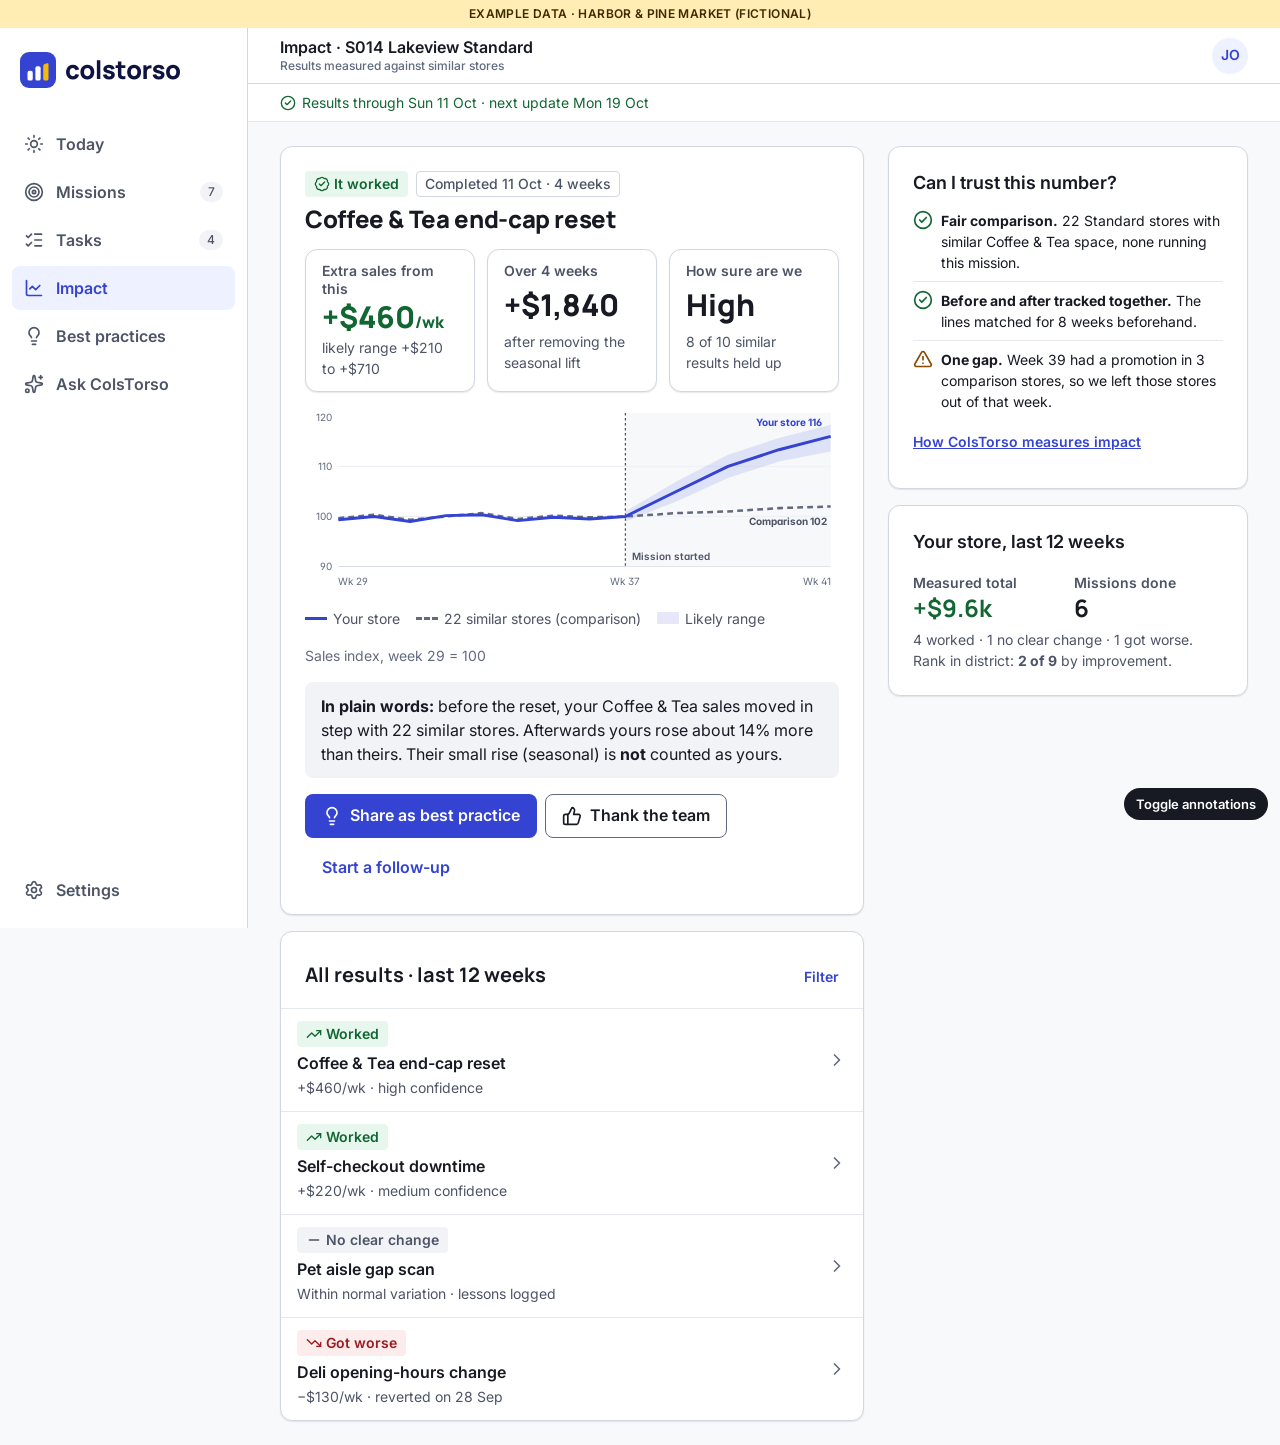
<file: design/mockups/e-impact.html>
<!doctype html>
<html lang="en">
<head>
<meta charset="utf-8"><meta name="viewport" content="width=device-width, initial-scale=1">
<title>Impact results — ColsTorso · Example data</title>
<link rel="stylesheet" href="../tokens.css"><link rel="stylesheet" href="ct-components.css">
<style>
  .ig { display: grid; grid-template-columns: minmax(0,1fr); gap: var(--ct-space-200); }
  @container app (min-width: 1024px) { .ig { grid-template-columns: minmax(0,1fr) 360px; gap: var(--ct-space-300); align-items: start; } }
  .res-h { display: flex; flex-wrap: wrap; gap: var(--ct-space-100); align-items: center; }
  .big { display: grid; grid-template-columns: repeat(2, minmax(0,1fr)); gap: var(--ct-space-150); margin: var(--ct-space-200) 0; }
  @container app (min-width: 1024px) { .big { grid-template-columns: repeat(3, minmax(0, 1fr)); } }
  .big .card { padding: var(--ct-space-150) var(--ct-space-200); display: grid; gap: 2px; }
  .big .k { font: var(--ct-type-label); color: var(--ct-color-text-secondary); }
  .big .v { font: var(--ct-type-metric); font-size: var(--ct-font-size-187); }
  .big .s { font: var(--ct-type-body-sm); color: var(--ct-color-text-secondary); }
  .chart { width: 100%; height: auto; display: block; }
  .legend { display: flex; flex-wrap: wrap; gap: var(--ct-space-200); font: var(--ct-type-body-sm); color: var(--ct-color-text-secondary); margin-top: var(--ct-space-100); }
  .legend span { display: inline-flex; align-items: center; gap: 6px; }
  .sw { width: 22px; height: 0; border-top: 3px solid var(--ct-color-impact-store-line); }
  .sw.c { border-top: 3px dashed var(--ct-color-impact-control-line); }
  .sw.b { height: 12px; border: 0; background: var(--ct-color-impact-band); }
  .plain { margin-top: var(--ct-space-200); padding: var(--ct-space-150) var(--ct-space-200); border-radius: var(--ct-radius-md); background: var(--ct-color-surface-sunken); font: var(--ct-type-body); }
  .trust .r { display: grid; grid-template-columns: auto 1fr; gap: var(--ct-space-100); padding: var(--ct-space-100) 0; border-top: 1px solid var(--ct-color-border-subtle); font: var(--ct-type-body-sm); }
  .trust .r:first-of-type { border-top: 0; }
  .hist .row .chip { margin-bottom: var(--ct-space-050); }
  @container app (max-width: 1023.98px) { .big .card:last-child { grid-column: 1 / -1; } }
  .acts { display: flex; gap: var(--ct-space-100); flex-wrap: wrap; margin-top: var(--ct-space-200); }
</style>
</head>
<body>
<svg xmlns="http://www.w3.org/2000/svg" style="display:none" aria-hidden="true"><symbol id="i-alarm-clock" viewBox="0 0 24 24" fill="none" stroke="currentColor" stroke-width="2" stroke-linecap="round" stroke-linejoin="round"><circle cx="12" cy="13" r="8" />
  <path d="M12 9v4l2 2" />
  <path d="M5 3 2 6" />
  <path d="m22 6-3-3" />
  <path d="M6.38 18.7 4 21" />
  <path d="M17.64 18.67 20 21" /></symbol><symbol id="i-arrow-right" viewBox="0 0 24 24" fill="none" stroke="currentColor" stroke-width="2" stroke-linecap="round" stroke-linejoin="round"><path d="M5 12h14" />
  <path d="m12 5 7 7-7 7" /></symbol><symbol id="i-arrow-up" viewBox="0 0 24 24" fill="none" stroke="currentColor" stroke-width="2" stroke-linecap="round" stroke-linejoin="round"><path d="m5 12 7-7 7 7" />
  <path d="M12 19V5" /></symbol><symbol id="i-badge-check" viewBox="0 0 24 24" fill="none" stroke="currentColor" stroke-width="2" stroke-linecap="round" stroke-linejoin="round"><path d="M3.85 8.62a4 4 0 0 1 4.78-4.77 4 4 0 0 1 6.74 0 4 4 0 0 1 4.78 4.78 4 4 0 0 1 0 6.74 4 4 0 0 1-4.77 4.78 4 4 0 0 1-6.75 0 4 4 0 0 1-4.78-4.77 4 4 0 0 1 0-6.76Z" />
  <path d="m16 9-5.5 5.5L8 12" /></symbol><symbol id="i-bell" viewBox="0 0 24 24" fill="none" stroke="currentColor" stroke-width="2" stroke-linecap="round" stroke-linejoin="round"><path d="M10.268 21a2 2 0 0 0 3.464 0" />
  <path d="M3.262 15.326A1 1 0 0 0 4 17h16a1 1 0 0 0 .74-1.673C19.41 13.956 18 12.499 18 8A6 6 0 0 0 6 8c0 4.499-1.411 5.956-2.738 7.326" /></symbol><symbol id="i-calendar" viewBox="0 0 24 24" fill="none" stroke="currentColor" stroke-width="2" stroke-linecap="round" stroke-linejoin="round"><path d="M8 2v3" />
  <path d="M16 2v3" />
  <rect x="3" y="3" width="18" height="18" rx="2" />
  <path d="M3 9h18" /></symbol><symbol id="i-camera" viewBox="0 0 24 24" fill="none" stroke="currentColor" stroke-width="2" stroke-linecap="round" stroke-linejoin="round"><path d="M13.997 4a2 2 0 0 1 1.76 1.05l.486.9A2 2 0 0 0 18.003 7H20a2 2 0 0 1 2 2v9a2 2 0 0 1-2 2H4a2 2 0 0 1-2-2V9a2 2 0 0 1 2-2h1.997a2 2 0 0 0 1.759-1.048l.489-.904A2 2 0 0 1 10.004 4z" />
  <circle cx="12" cy="13" r="3" /></symbol><symbol id="i-chart-column" viewBox="0 0 24 24" fill="none" stroke="currentColor" stroke-width="2" stroke-linecap="round" stroke-linejoin="round"><path d="M3 3v16a2 2 0 0 0 2 2h16" />
  <path d="M18 17V9" />
  <path d="M13 17V5" />
  <path d="M8 17v-3" /></symbol><symbol id="i-chart-line" viewBox="0 0 24 24" fill="none" stroke="currentColor" stroke-width="2" stroke-linecap="round" stroke-linejoin="round"><path d="M3 3v16a2 2 0 0 0 2 2h16" />
  <path d="m19 9-5 5-4-4-3 3" /></symbol><symbol id="i-check" viewBox="0 0 24 24" fill="none" stroke="currentColor" stroke-width="2" stroke-linecap="round" stroke-linejoin="round"><path d="M20 6 9 17l-5-5" /></symbol><symbol id="i-chevron-down" viewBox="0 0 24 24" fill="none" stroke="currentColor" stroke-width="2" stroke-linecap="round" stroke-linejoin="round"><path d="m6 9 6 6 6-6" /></symbol><symbol id="i-chevron-right" viewBox="0 0 24 24" fill="none" stroke="currentColor" stroke-width="2" stroke-linecap="round" stroke-linejoin="round"><path d="m9 18 6-6-6-6" /></symbol><symbol id="i-circle-check" viewBox="0 0 24 24" fill="none" stroke="currentColor" stroke-width="2" stroke-linecap="round" stroke-linejoin="round"><circle cx="12" cy="12" r="10" />
  <path d="m16 9-5.5 5.5L8 12" /></symbol><symbol id="i-circle-help" viewBox="0 0 24 24" fill="none" stroke="currentColor" stroke-width="2" stroke-linecap="round" stroke-linejoin="round"><circle cx="12" cy="12" r="10" />
  <path d="M9.09 9a3 3 0 0 1 5.83 1c0 2-3 3-3 3" />
  <path d="M12 17h.01" /></symbol><symbol id="i-clipboard-check" viewBox="0 0 24 24" fill="none" stroke="currentColor" stroke-width="2" stroke-linecap="round" stroke-linejoin="round"><rect width="8" height="4" x="8" y="2" rx="1" ry="1" />
  <path d="M16 4h2a2 2 0 0 1 2 2v14a2 2 0 0 1-2 2H6a2 2 0 0 1-2-2V6a2 2 0 0 1 2-2h2" />
  <path d="m9 14 2 2 4-4" /></symbol><symbol id="i-clock" viewBox="0 0 24 24" fill="none" stroke="currentColor" stroke-width="2" stroke-linecap="round" stroke-linejoin="round"><circle cx="12" cy="12" r="10" />
  <path d="M12 6v6l4 2" /></symbol><symbol id="i-cloud-off" viewBox="0 0 24 24" fill="none" stroke="currentColor" stroke-width="2" stroke-linecap="round" stroke-linejoin="round"><path d="M10.94 5.274A7 7 0 0 1 15.71 10h1.79a4.5 4.5 0 0 1 4.222 6.057" />
  <path d="M18.796 18.81A4.5 4.5 0 0 1 17.5 19H9A7 7 0 0 1 5.79 5.78" />
  <path d="m2 2 20 20" /></symbol><symbol id="i-database" viewBox="0 0 24 24" fill="none" stroke="currentColor" stroke-width="2" stroke-linecap="round" stroke-linejoin="round"><ellipse cx="12" cy="5" rx="9" ry="3" />
  <path d="M3 5V19A9 3 0 0 0 21 19V5" />
  <path d="M3 12A9 3 0 0 0 21 12" /></symbol><symbol id="i-ellipsis" viewBox="0 0 24 24" fill="none" stroke="currentColor" stroke-width="2" stroke-linecap="round" stroke-linejoin="round"><circle cx="12" cy="12" r="1" />
  <circle cx="19" cy="12" r="1" />
  <circle cx="5" cy="12" r="1" /></symbol><symbol id="i-flame" viewBox="0 0 24 24" fill="none" stroke="currentColor" stroke-width="2" stroke-linecap="round" stroke-linejoin="round"><path d="M12 3q1 4 4 6.5t3 5.5a1 1 0 0 1-14 0 5 5 0 0 1 1-3 1 1 0 0 0 5 0c0-2-1.5-3-1.5-5q0-2 2.5-4" /></symbol><symbol id="i-info" viewBox="0 0 24 24" fill="none" stroke="currentColor" stroke-width="2" stroke-linecap="round" stroke-linejoin="round"><circle cx="12" cy="12" r="10" />
  <path d="M12 16v-4" />
  <path d="M12 8h.01" /></symbol><symbol id="i-layout-dashboard" viewBox="0 0 24 24" fill="none" stroke="currentColor" stroke-width="2" stroke-linecap="round" stroke-linejoin="round"><rect width="7" height="9" x="3" y="3" rx="1" />
  <rect width="7" height="5" x="14" y="3" rx="1" />
  <rect width="7" height="9" x="14" y="12" rx="1" />
  <rect width="7" height="5" x="3" y="16" rx="1" /></symbol><symbol id="i-lightbulb" viewBox="0 0 24 24" fill="none" stroke="currentColor" stroke-width="2" stroke-linecap="round" stroke-linejoin="round"><path d="M15 14c.2-1 .7-1.7 1.5-2.5 1-.9 1.5-2.2 1.5-3.5A6 6 0 0 0 6 8c0 1 .2 2.2 1.5 3.5.7.7 1.3 1.5 1.5 2.5" />
  <path d="M9 18h6" />
  <path d="M10 22h4" /></symbol><symbol id="i-list-checks" viewBox="0 0 24 24" fill="none" stroke="currentColor" stroke-width="2" stroke-linecap="round" stroke-linejoin="round"><path d="M13 5h8" />
  <path d="M13 12h8" />
  <path d="M13 19h8" />
  <path d="m3 17 2 2 4-4" />
  <path d="m3 7 2 2 4-4" /></symbol><symbol id="i-map-pin" viewBox="0 0 24 24" fill="none" stroke="currentColor" stroke-width="2" stroke-linecap="round" stroke-linejoin="round"><path d="M20 10c0 4.993-5.539 10.193-7.399 11.799a1 1 0 0 1-1.202 0C9.539 20.193 4 14.993 4 10a8 8 0 0 1 16 0" />
  <circle cx="12" cy="10" r="3" /></symbol><symbol id="i-megaphone" viewBox="0 0 24 24" fill="none" stroke="currentColor" stroke-width="2" stroke-linecap="round" stroke-linejoin="round"><path d="M11 6a13 13 0 0 0 8.4-2.8A1 1 0 0 1 21 4v12a1 1 0 0 1-1.6.8A13 13 0 0 0 11 14H5a2 2 0 0 1-2-2V8a2 2 0 0 1 2-2z" />
  <path d="M6 14a12 12 0 0 0 2.4 7.2 2 2 0 0 0 3.2-2.4A8 8 0 0 1 10 14" />
  <path d="M8 6v8" /></symbol><symbol id="i-message-square" viewBox="0 0 24 24" fill="none" stroke="currentColor" stroke-width="2" stroke-linecap="round" stroke-linejoin="round"><path d="M22 17a2 2 0 0 1-2 2H6.828a2 2 0 0 0-1.414.586l-2.202 2.202A.71.71 0 0 1 2 21.286V5a2 2 0 0 1 2-2h16a2 2 0 0 1 2 2z" /></symbol><symbol id="i-mic" viewBox="0 0 24 24" fill="none" stroke="currentColor" stroke-width="2" stroke-linecap="round" stroke-linejoin="round"><path d="M12 19v3" />
  <path d="M19 10v2a7 7 0 0 1-14 0v-2" />
  <rect x="9" y="2" width="6" height="13" rx="3" /></symbol><symbol id="i-minus" viewBox="0 0 24 24" fill="none" stroke="currentColor" stroke-width="2" stroke-linecap="round" stroke-linejoin="round"><path d="M5 12h14" /></symbol><symbol id="i-plus" viewBox="0 0 24 24" fill="none" stroke="currentColor" stroke-width="2" stroke-linecap="round" stroke-linejoin="round"><path d="M5 12h14" />
  <path d="M12 5v14" /></symbol><symbol id="i-scan-barcode" viewBox="0 0 24 24" fill="none" stroke="currentColor" stroke-width="2" stroke-linecap="round" stroke-linejoin="round"><path d="M3 7V5a2 2 0 0 1 2-2h2" />
  <path d="M17 3h2a2 2 0 0 1 2 2v2" />
  <path d="M21 17v2a2 2 0 0 1-2 2h-2" />
  <path d="M7 21H5a2 2 0 0 1-2-2v-2" />
  <path d="M8 7v10" />
  <path d="M12 7v10" />
  <path d="M17 7v10" /></symbol><symbol id="i-search" viewBox="0 0 24 24" fill="none" stroke="currentColor" stroke-width="2" stroke-linecap="round" stroke-linejoin="round"><path d="m21 21-4.34-4.34" />
  <circle cx="11" cy="11" r="8" /></symbol><symbol id="i-send" viewBox="0 0 24 24" fill="none" stroke="currentColor" stroke-width="2" stroke-linecap="round" stroke-linejoin="round"><path d="M14.536 21.686a.5.5 0 0 0 .937-.024l6.5-19a.496.496 0 0 0-.635-.635l-19 6.5a.5.5 0 0 0-.024.937l7.93 3.18a2 2 0 0 1 1.112 1.11z" />
  <path d="m21.854 2.147-10.94 10.939" /></symbol><symbol id="i-settings" viewBox="0 0 24 24" fill="none" stroke="currentColor" stroke-width="2" stroke-linecap="round" stroke-linejoin="round"><path d="M9.671 4.136a2.34 2.34 0 0 1 4.659 0 2.34 2.34 0 0 0 3.319 1.915 2.34 2.34 0 0 1 2.33 4.033 2.34 2.34 0 0 0 0 3.831 2.34 2.34 0 0 1-2.33 4.033 2.34 2.34 0 0 0-3.319 1.915 2.34 2.34 0 0 1-4.659 0 2.34 2.34 0 0 0-3.32-1.915 2.34 2.34 0 0 1-2.33-4.033 2.34 2.34 0 0 0 0-3.831A2.34 2.34 0 0 1 6.35 6.051a2.34 2.34 0 0 0 3.319-1.915" />
  <circle cx="12" cy="12" r="3" /></symbol><symbol id="i-shield-check" viewBox="0 0 24 24" fill="none" stroke="currentColor" stroke-width="2" stroke-linecap="round" stroke-linejoin="round"><path d="M20 13c0 5-3.5 7.5-7.66 8.95a1 1 0 0 1-.67-.01C7.5 20.5 4 18 4 13V6a1 1 0 0 1 1-1c2 0 4.5-1.2 6.24-2.72a1.17 1.17 0 0 1 1.52 0C14.51 3.81 17 5 19 5a1 1 0 0 1 1 1z" />
  <path d="m9 12 2 2 4-4" /></symbol><symbol id="i-sparkles" viewBox="0 0 24 24" fill="none" stroke="currentColor" stroke-width="2" stroke-linecap="round" stroke-linejoin="round"><path d="M11.017 2.814a1 1 0 0 1 1.966 0l1.051 5.558a2 2 0 0 0 1.594 1.594l5.558 1.051a1 1 0 0 1 0 1.966l-5.558 1.051a2 2 0 0 0-1.594 1.594l-1.051 5.558a1 1 0 0 1-1.966 0l-1.051-5.558a2 2 0 0 0-1.594-1.594l-5.558-1.051a1 1 0 0 1 0-1.966l5.558-1.051a2 2 0 0 0 1.594-1.594z" />
  <path d="M20 2v4" />
  <path d="M22 4h-4" />
  <circle cx="4" cy="20" r="2" /></symbol><symbol id="i-store" viewBox="0 0 24 24" fill="none" stroke="currentColor" stroke-width="2" stroke-linecap="round" stroke-linejoin="round"><path d="M15 21v-5a1 1 0 0 0-1-1h-4a1 1 0 0 0-1 1v5" />
  <path d="M17.774 10.31a1.12 1.12 0 0 0-1.549 0 2.5 2.5 0 0 1-3.451 0 1.12 1.12 0 0 0-1.548 0 2.5 2.5 0 0 1-3.452 0 1.12 1.12 0 0 0-1.549 0 2.5 2.5 0 0 1-3.77-3.248l2.889-4.184A2 2 0 0 1 7 2h10a2 2 0 0 1 1.653.873l2.895 4.192a2.5 2.5 0 0 1-3.774 3.244" />
  <path d="M4 10.95V19a2 2 0 0 0 2 2h12a2 2 0 0 0 2-2v-8.05" /></symbol><symbol id="i-sun" viewBox="0 0 24 24" fill="none" stroke="currentColor" stroke-width="2" stroke-linecap="round" stroke-linejoin="round"><circle cx="12" cy="12" r="4" />
  <path d="M12 2v2" />
  <path d="M12 20v2" />
  <path d="m4.93 4.93 1.41 1.41" />
  <path d="m17.66 17.66 1.41 1.41" />
  <path d="M2 12h2" />
  <path d="M20 12h2" />
  <path d="m6.34 17.66-1.41 1.41" />
  <path d="m19.07 4.93-1.41 1.41" /></symbol><symbol id="i-target" viewBox="0 0 24 24" fill="none" stroke="currentColor" stroke-width="2" stroke-linecap="round" stroke-linejoin="round"><circle cx="12" cy="12" r="10" />
  <circle cx="12" cy="12" r="6" />
  <circle cx="12" cy="12" r="2" /></symbol><symbol id="i-thumbs-up" viewBox="0 0 24 24" fill="none" stroke="currentColor" stroke-width="2" stroke-linecap="round" stroke-linejoin="round"><path d="M15 5.88 14 10h5.83a2 2 0 0 1 1.92 2.56l-2.33 8A2 2 0 0 1 17.5 22H4a2 2 0 0 1-2-2v-8a2 2 0 0 1 2-2h2.76a2 2 0 0 0 1.79-1.11L12 2a3.13 3.13 0 0 1 3 3.88Z" />
  <path d="M7 10v12" /></symbol><symbol id="i-trending-down" viewBox="0 0 24 24" fill="none" stroke="currentColor" stroke-width="2" stroke-linecap="round" stroke-linejoin="round"><path d="M16 17h6v-6" />
  <path d="m22 17-8.5-8.5-5 5L2 7" /></symbol><symbol id="i-trending-up" viewBox="0 0 24 24" fill="none" stroke="currentColor" stroke-width="2" stroke-linecap="round" stroke-linejoin="round"><path d="M16 7h6v6" />
  <path d="m22 7-8.5 8.5-5-5L2 17" /></symbol><symbol id="i-triangle-alert" viewBox="0 0 24 24" fill="none" stroke="currentColor" stroke-width="2" stroke-linecap="round" stroke-linejoin="round"><path d="m21.73 18-8-14a2 2 0 0 0-3.48 0l-8 14A2 2 0 0 0 4 21h16a2 2 0 0 0 1.73-3" />
  <path d="M12 9v4" />
  <path d="M12 17h.01" /></symbol><symbol id="i-trophy" viewBox="0 0 24 24" fill="none" stroke="currentColor" stroke-width="2" stroke-linecap="round" stroke-linejoin="round"><path d="M10 14.66V17a1 1 0 0 1-1 1 2 2 0 0 0-2 2v2" />
  <path d="M14 14.66V17a1 1 0 0 0 1 1 2 2 0 0 1 2 2v2" />
  <path d="M17.916 10H19.5A2.5 2.5 0 0 0 22 7.5V5a1 1 0 0 0-1-1h-3" />
  <path d="M4 22h16" />
  <path d="M6 9a6 6 0 0 0 12 0V3a1 1 0 0 0-1-1H7a1 1 0 0 0-1 1z" />
  <path d="M6.084 10H4.5A2.5 2.5 0 0 1 2 7.5V5a1 1 0 0 1 1-1h3" /></symbol><symbol id="i-user" viewBox="0 0 24 24" fill="none" stroke="currentColor" stroke-width="2" stroke-linecap="round" stroke-linejoin="round"><path d="M19 21v-2a4 4 0 0 0-4-4H9a4 4 0 0 0-4 4v2" />
  <circle cx="12" cy="7" r="4" /></symbol><symbol id="i-users" viewBox="0 0 24 24" fill="none" stroke="currentColor" stroke-width="2" stroke-linecap="round" stroke-linejoin="round"><path d="M16 21v-2a4 4 0 0 0-4-4H6a4 4 0 0 0-4 4v2" />
  <path d="M16 3.128a4 4 0 0 1 0 7.744" />
  <path d="M22 21v-2a4 4 0 0 0-3-3.87" />
  <circle cx="9" cy="7" r="4" /></symbol><symbol id="i-x" viewBox="0 0 24 24" fill="none" stroke="currentColor" stroke-width="2" stroke-linecap="round" stroke-linejoin="round"><path d="M18 6 6 18" />
  <path d="m6 6 12 12" /></symbol></svg>
<div class="mk-stage">
<div class="mk-frame">
<div class="mk-example">Example data · Harbor &amp; Pine Market (fictional)</div>
<div class="ct-app">
<div class="shell">
  <nav class="sidenav" aria-label="Main">
    <div class="brand"><img src="../logo.svg" alt="ColsTorso"></div>
    <a href="#"><svg class="i"><use href="#i-sun"/></svg>Today</a>
    <a href="#"><svg class="i"><use href="#i-target"/></svg>Missions<span class="count">7</span></a>
    <a href="#"><svg class="i"><use href="#i-list-checks"/></svg>Tasks<span class="count">4</span></a>
    <a href="#" aria-current="page"><svg class="i"><use href="#i-chart-line"/></svg>Impact</a>
    <a href="#"><svg class="i"><use href="#i-lightbulb"/></svg>Best practices</a>
    <a href="#"><svg class="i"><use href="#i-sparkles"/></svg>Ask ColsTorso</a>
    <div class="foot"><a href="#"><svg class="i"><use href="#i-settings"/></svg>Settings</a></div>
  </nav>
  <div class="main">
    <header class="topbar">
      <img class="logo" src="../logo-mark.svg" alt="ColsTorso">
      <div class="ctx"><b>Impact · S014 Lakeview Standard</b><span>Results measured against similar stores</span></div>
      <span class="avatar" role="img" aria-label="Jordan Okafor">JO</span>
    </header>
    <div class="fresh" role="status"><span class="src ok"><svg class="i i-sm"><use href="#i-circle-check"/></svg>Results through Sun 11 Oct · next update Mon 19 Oct</span></div>
    <main class="content">
      <div class="ig">
        <div style="display:grid;gap:var(--ct-space-200)">
          <section class="card card-pad" aria-labelledby="r-h">
            <div class="res-h"><span class="chip s-success"><svg class="i"><use href="#i-badge-check"/></svg>It worked</span><span class="chip kind">Completed 11 Oct · 4 weeks</span></div>
            <h1 id="r-h" class="h1" style="margin-top:var(--ct-space-100);font-size:var(--ct-font-size-150)">Coffee &amp; Tea end-cap reset</h1>
            <div class="big" data-note="1">
              <div class="card"><span class="k">Extra sales from this</span><span class="v imp-pos num">+$460<small style="font-size:var(--ct-font-size-100)">/wk</small></span><span class="s">likely range +$210 to +$710</span></div>
              <div class="card"><span class="k">Over 4 weeks</span><span class="v num">+$1,840</span><span class="s">after removing the seasonal lift</span></div>
              <div class="card"><span class="k">How sure are we</span><span class="v">High</span><span class="s">8 of 10 similar results held up</span></div>
            </div>
            <figure style="margin:0" data-note="2">
              <svg class="chart desktop-only" viewBox="0 0 640 230" role="img" aria-labelledby="ch-t ch-d">
                <title id="ch-t">Weekly Coffee &amp; Tea sales, your store vs comparison group</title>
                <desc id="ch-d">Before the mission both lines track together near 100. After the start in week 37 your store rises to about 116 while the comparison group stays near 102.</desc>
                <g font-family="Inter" font-size="12" fill="var(--ct-color-text-muted)">
                  <line x1="40" y1="190" x2="630" y2="190" stroke="var(--ct-color-border-default)"/>
                  <line x1="40" y1="130" x2="630" y2="130" stroke="var(--ct-color-border-subtle)"/>
                  <line x1="40" y1="70" x2="630" y2="70" stroke="var(--ct-color-border-subtle)"/>
                  <text x="32" y="194" text-anchor="end">90</text><text x="32" y="134" text-anchor="end">100</text><text x="32" y="74" text-anchor="end">110</text><text x="32" y="16" text-anchor="end">120</text>
                  <text x="40" y="212">Wk 29</text><text x="384" y="212" text-anchor="middle">Wk 37</text><text x="630" y="212" text-anchor="end">Wk 41</text>
                </g>
                <rect x="384" y="6" width="246" height="184" fill="var(--ct-color-surface-sunken)" opacity=".6"/>
                <line x1="384" y1="6" x2="384" y2="190" stroke="var(--ct-color-text-secondary)" stroke-width="1.5" stroke-dasharray="3 3"/>
                <text x="392" y="182" font-family="Inter" font-size="12" font-weight="600" fill="var(--ct-color-text-secondary)">Mission started</text>
                <polygon points="384,124 445,88 507,56 568,36 630,20 630,52 568,64 507,84 445,112 384,136" fill="var(--ct-color-impact-band)"/>
                <polyline fill="none" stroke="var(--ct-color-impact-control-line)" stroke-width="3" stroke-dasharray="7 5" points="40,132 83,128 126,134 169,130 212,126 255,133 298,129 341,131 384,130 445,126 507,124 568,120 630,118"/>
                <polyline fill="none" stroke="var(--ct-color-impact-store-line)" stroke-width="3.5" stroke-linejoin="round" points="40,134 83,130 126,136 169,129 212,128 255,135 298,131 341,133 384,130 445,100 507,70 568,50 630,34"/>
                <text x="620" y="22" text-anchor="end" font-family="Inter" font-size="12" font-weight="700" fill="var(--ct-color-impact-store-line)">Your store 116</text>
                <text x="626" y="140" text-anchor="end" font-family="Inter" font-size="12" font-weight="700" fill="var(--ct-color-text-secondary)">Comparison 102</text>
              </svg>
              <svg class="chart mobile-only" viewBox="0 0 340 230" role="img" aria-label="Weekly Coffee and Tea sales: your store rises to about 116 after the mission started in week 37, while the comparison group stays near 102.">
                <g font-family="Inter" font-size="12" fill="var(--ct-color-text-muted)">
                  <line x1="28" y1="190" x2="335" y2="190" stroke="var(--ct-color-border-default)"/><line x1="28" y1="130" x2="335" y2="130" stroke="var(--ct-color-border-subtle)"/><line x1="28" y1="70" x2="335" y2="70" stroke="var(--ct-color-border-subtle)"/>
                  <text x="22" y="194" text-anchor="end">90</text><text x="22" y="134" text-anchor="end">100</text><text x="22" y="74" text-anchor="end">110</text>
                  <text x="28" y="212">Wk 29</text><text x="207" y="212" text-anchor="middle">Wk 37</text><text x="335" y="212" text-anchor="end">Wk 41</text>
                </g>
                <rect x="207" y="6" width="128" height="184" fill="var(--ct-color-surface-sunken)" opacity=".6"/>
                <line x1="207" y1="6" x2="207" y2="190" stroke="var(--ct-color-text-secondary)" stroke-width="1.5" stroke-dasharray="3 3"/>
                <polygon points="206.9,124 238.6,88 270.8,56 302.6,36 334.8,20 334.8,52 302.6,64 270.8,84 238.6,112 206.9,136" fill="var(--ct-color-impact-band)"/>
                <polyline fill="none" stroke="var(--ct-color-impact-control-line)" stroke-width="3" stroke-dasharray="7 5" points="28.0,132 50.4,128 72.7,134 95.1,130 117.4,126 139.8,133 162.2,129 184.5,131 206.9,130 238.6,126 270.8,124 302.6,120 334.8,118"/>
                <polyline fill="none" stroke="var(--ct-color-impact-store-line)" stroke-width="3.5" stroke-linejoin="round" points="28.0,134 50.4,130 72.7,136 95.1,129 117.4,128 139.8,135 162.2,131 184.5,133 206.9,130 238.6,100 270.8,70 302.6,50 334.8,34"/>
                <text x="200" y="22" text-anchor="end" font-family="Inter" font-size="12" font-weight="600" fill="var(--ct-color-text-secondary)">Started</text>
                <text x="335" y="20" text-anchor="end" font-family="Inter" font-size="12" font-weight="700" fill="var(--ct-color-impact-store-line)">116</text>
                <text x="335" y="140" text-anchor="end" font-family="Inter" font-size="12" font-weight="700" fill="var(--ct-color-text-secondary)">102</text>
              </svg>
              <figcaption class="legend"><span><i class="sw"></i>Your store</span><span><i class="sw c"></i>22 similar stores (comparison)</span><span><i class="sw b"></i>Likely range</span><span class="muted">Sales index, week 29 = 100</span></figcaption>
            </figure>
            <p class="plain" data-note="3"><b>In plain words:</b> before the reset, your Coffee &amp; Tea sales moved in step with 22 similar stores. Afterwards yours rose about 14% more than theirs. Their small rise (seasonal) is <b>not</b> counted as yours.</p>
            <div class="acts" data-note="4"><button class="btn btn-primary"><svg class="i"><use href="#i-lightbulb"/></svg>Share as best practice</button><button class="btn btn-secondary"><svg class="i"><use href="#i-thumbs-up"/></svg>Thank the team</button><button class="btn btn-ghost">Start a follow-up</button></div>
          </section>

          <section class="card hist" aria-labelledby="h-h" data-note="5">
            <div class="section-h card-pad" style="padding-bottom:0;margin-bottom:var(--ct-space-100)"><h2 id="h-h" class="h3">All results · last 12 weeks</h2><a href="#">Filter</a></div>
            <div class="row"><span class="grow"><span class="chip s-success"><svg class="i"><use href="#i-trending-up"/></svg>Worked</span><br><span class="t">Coffee &amp; Tea end-cap reset</span><br><span class="s">+$460/wk · high confidence</span></span><svg class="i muted"><use href="#i-chevron-right"/></svg></div>
            <div class="row"><span class="grow"><span class="chip s-success"><svg class="i"><use href="#i-trending-up"/></svg>Worked</span><br><span class="t">Self-checkout downtime</span><br><span class="s">+$220/wk · medium confidence</span></span><svg class="i muted"><use href="#i-chevron-right"/></svg></div>
            <div class="row"><span class="grow"><span class="chip s-neutral"><svg class="i"><use href="#i-minus"/></svg>No clear change</span><br><span class="t">Pet aisle gap scan</span><br><span class="s">Within normal variation · lessons logged</span></span><svg class="i muted"><use href="#i-chevron-right"/></svg></div>
            <div class="row"><span class="grow"><span class="chip s-danger"><svg class="i"><use href="#i-trending-down"/></svg>Got worse</span><br><span class="t">Deli opening-hours change</span><br><span class="s">−$130/wk · reverted on 28 Sep</span></span><svg class="i muted"><use href="#i-chevron-right"/></svg></div>
          </section>
        </div>

        <aside style="display:grid;gap:var(--ct-space-200)">
          <section class="card card-pad trust" aria-labelledby="t-h" data-note="6">
            <h2 id="t-h" class="h4" style="margin-bottom:var(--ct-space-100)">Can I trust this number?</h2>
            <div class="r"><svg class="i imp-pos"><use href="#i-circle-check"/></svg><span><b>Fair comparison.</b> 22 Standard stores with similar Coffee &amp; Tea space, none running this mission.</span></div>
            <div class="r"><svg class="i imp-pos"><use href="#i-circle-check"/></svg><span><b>Before and after tracked together.</b> The lines matched for 8 weeks beforehand.</span></div>
            <div class="r"><svg class="i" style="color:var(--ct-color-status-warning-fg)"><use href="#i-triangle-alert"/></svg><span><b>One gap.</b> Week 39 had a promotion in 3 comparison stores, so we left those stores out of that week.</span></div>
            <a href="#" style="font:var(--ct-type-label);display:inline-flex;min-height:44px;align-items:center">How ColsTorso measures impact</a>
          </section>
          <section class="card card-pad" aria-labelledby="s-h">
            <h2 id="s-h" class="h4">Your store, last 12 weeks</h2>
            <div class="big" style="grid-template-columns:1fr 1fr;margin-bottom:0">
              <div><span class="k" style="font:var(--ct-type-label);color:var(--ct-color-text-secondary)">Measured total</span><div class="v imp-pos num" style="font:var(--ct-type-metric-sm)">+$9.6k</div></div>
              <div><span class="k" style="font:var(--ct-type-label);color:var(--ct-color-text-secondary)">Missions done</span><div class="v num" style="font:var(--ct-type-metric-sm)">6</div></div>
            </div>
            <p class="sec" style="font:var(--ct-type-body-sm);margin-top:var(--ct-space-100)">4 worked · 1 no clear change · 1 got worse. Rank in district: <b>2 of 9</b> by improvement.</p>
          </section>
        </aside>
      </div>
    </main>
    <nav class="tabbar" aria-label="Main">
      <a href="#"><svg class="i i-lg"><use href="#i-sun"/></svg>Today</a>
      <a href="#"><svg class="i i-lg"><use href="#i-target"/></svg>Missions</a>
      <a href="#"><svg class="i i-lg"><use href="#i-list-checks"/></svg>Tasks<span class="badge">4</span></a>
      <a href="#" aria-current="page"><svg class="i i-lg"><use href="#i-chart-line"/></svg>Impact</a>
      <a href="#"><svg class="i i-lg"><use href="#i-sparkles"/></svg>Ask</a>
    </nav>
  </div>
</div>
</div>
</div>
<aside class="mk-notes" aria-label="Design annotations">
  <h2>Impact results</h2>
  <p class="sub">Makes the impact number believable, then puts it to use: share it, thank the team, follow up.</p>
  <ol>
    <li data-n="1"><span><b>A range, not just a number</b>Weekly lift with a likely range, the total after removing the seasonal lift, and a confidence rating explained in words.<small>Fixes: trust in impact numbers (P5)</small></span></li>
    <li data-n="2"><span><b>Store vs comparison chart</b>Your store as a solid line, the comparison group dashed, the likely range shaded and the start clearly marked. Each line is labelled directly, there's a text description, and nothing relies on colour alone.<small>Fixes: trust in impact numbers, accessibility (P5)</small></span></li>
    <li data-n="3"><span><b>Explained in plain words</b>One sentence a store manager could repeat to their team or district manager.<small>Fixes: black-box numbers (P5)</small></span></li>
    <li data-n="4"><span><b>Results lead somewhere</b>Share as a best practice (it then appears on matching missions in similar stores), thank the team, or start a follow-up.<small>Fixes: best practices that don't spread (P6)</small></span></li>
    <li data-n="5"><span><b>Bad results shown too</b>"No clear change" and "Got worse" are shown openly, each with an icon and label. This builds trust and keeps the learning.<small>Fixes: trust in impact numbers (P5)</small></span></li>
    <li data-n="6"><span><b>"Can I trust this number?"</b>A short checklist of how fair the comparison is, including the gaps and how they were handled.<small>Fixes: trust in impact numbers, trust in the data (P5, P7)</small></span></li>
  </ol>
</aside>
</div>
<script src="mk.js"></script>
</body>
</html>
</file>
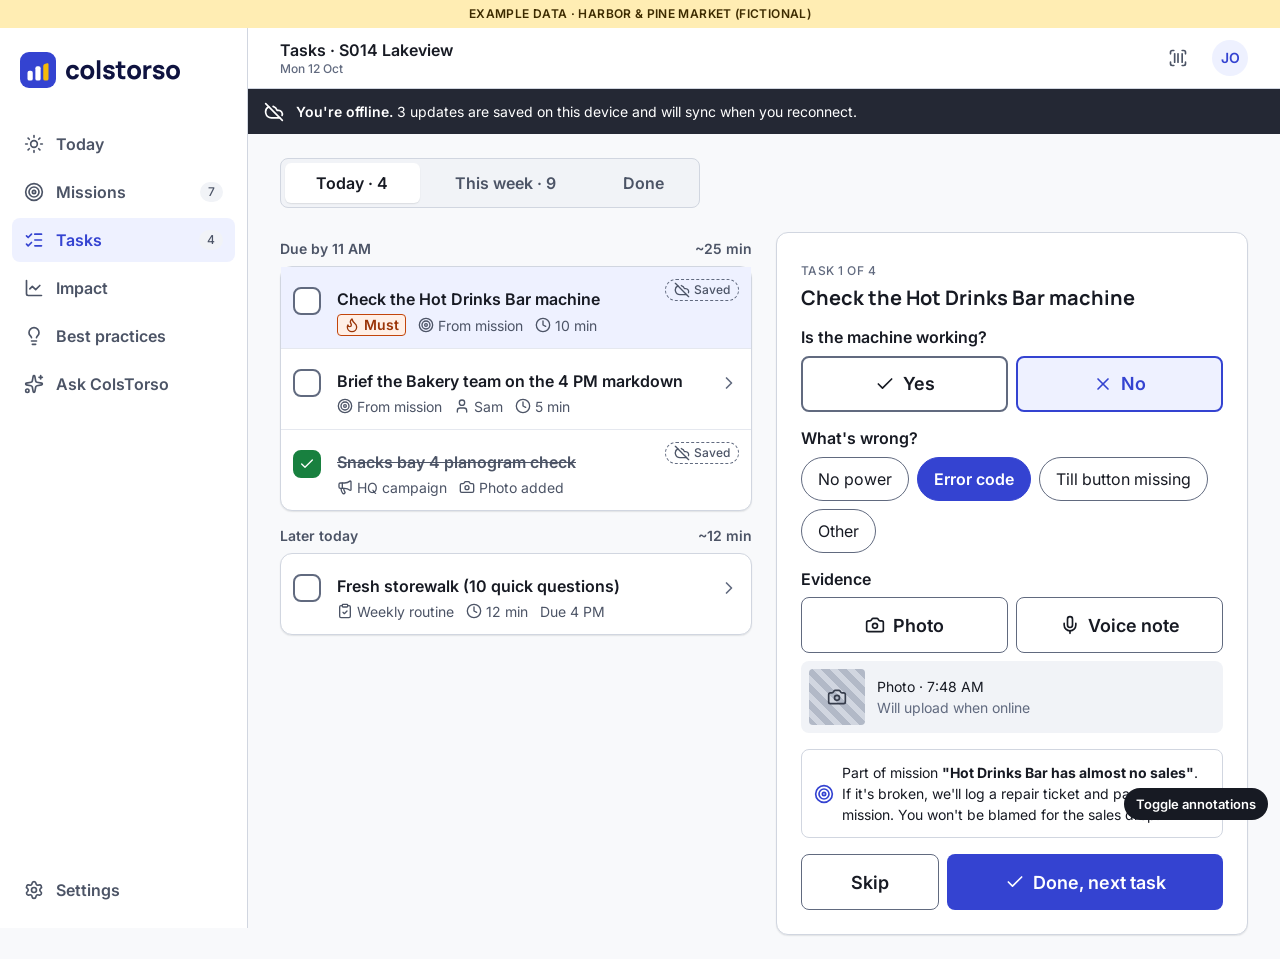
<file: design/mockups/f-tasks.html>
<!doctype html>
<html lang="en">
<head>
<meta charset="utf-8"><meta name="viewport" content="width=device-width, initial-scale=1">
<title>Tasks — ColsTorso (Store) · Example data</title>
<link rel="stylesheet" href="../tokens.css"><link rel="stylesheet" href="ct-components.css">
<style>
  .tg { display: grid; grid-template-columns: minmax(0,1fr); gap: var(--ct-space-200); }
  @container app (min-width: 1024px) { .tg { grid-template-columns: minmax(0, 1fr) minmax(0, 1fr); gap: var(--ct-space-300); align-items: start; } }
  .grp { font: var(--ct-type-label); color: var(--ct-color-text-secondary); display: flex; justify-content: space-between; margin: var(--ct-space-100) 0; }
  .task { display: grid; grid-template-columns: auto minmax(0,1fr) auto; gap: var(--ct-space-100); align-items: start; padding: var(--ct-space-150) var(--ct-space-150) var(--ct-space-150) var(--ct-space-050); border-top: 1px solid var(--ct-color-border-subtle); }
  .task:first-child { border-top: 0; }
  .task .t { font: var(--ct-type-label); font-size: var(--ct-font-size-100); padding-top: 10px; }
  .task.done .t { text-decoration: line-through; color: var(--ct-color-text-secondary); }
  .task .m { display: flex; flex-wrap: wrap; gap: var(--ct-space-050) var(--ct-space-150); margin-top: var(--ct-space-050); font: var(--ct-type-body-sm); color: var(--ct-color-text-secondary); }
  .task .m span { display: inline-flex; align-items: center; gap: 4px; }
  .task.sel { background: var(--ct-color-surface-selected); }
  .sync { display: inline-flex; align-items: center; gap: 4px; font: var(--ct-type-caption); color: var(--ct-color-text-secondary); padding: 2px 8px; border-radius: var(--ct-radius-pill); border: 1px dashed var(--ct-color-border-strong); }
  .detail { display: grid; gap: var(--ct-space-200); }
  .q { display: grid; gap: var(--ct-space-100); }
  .q .lbl { font: var(--ct-type-label); font-size: var(--ct-font-size-100); }
  .yn { display: grid; grid-template-columns: 1fr 1fr; gap: var(--ct-space-100); }
  .yn button { min-height: var(--ct-size-touch-target-lg); border-radius: var(--ct-radius-md); border: 2px solid var(--ct-color-border-strong); background: var(--ct-color-surface-raised); font: var(--ct-type-label); font-size: var(--ct-font-size-112); display: inline-flex; align-items: center; justify-content: center; gap: var(--ct-space-100); cursor: pointer; }
  .yn button[aria-pressed="true"] { border-color: var(--ct-color-brand-primary); background: var(--ct-color-surface-selected); color: var(--ct-color-text-brand); }
  .opts { display: flex; flex-wrap: wrap; gap: var(--ct-space-100); }
  .opts button { min-height: var(--ct-size-touch-target); padding: 0 var(--ct-space-200); border-radius: var(--ct-radius-pill); border: 1px solid var(--ct-color-border-strong); background: var(--ct-color-surface-raised); font: var(--ct-type-body); cursor: pointer; }
  .opts button[aria-pressed="true"] { background: var(--ct-color-brand-primary); border-color: var(--ct-color-brand-primary); color: var(--ct-color-text-on-brand); font-weight: var(--ct-font-weight-semibold); }
  .capture { display: grid; grid-template-columns: 1fr 1fr; gap: var(--ct-space-100); }
  .thumb { display: flex; align-items: center; gap: var(--ct-space-150); padding: var(--ct-space-100); border-radius: var(--ct-radius-md); background: var(--ct-color-surface-sunken); font: var(--ct-type-body-sm); }
  .thumb .ph { width: 56px; height: 56px; border-radius: var(--ct-radius-sm); background: repeating-linear-gradient(45deg, var(--ct-color-slate-300), var(--ct-color-slate-300) 6px, var(--ct-color-slate-200) 6px, var(--ct-color-slate-200) 12px); display: grid; place-items: center; color: var(--ct-color-slate-700); }
  .src-link { display: flex; gap: var(--ct-space-100); align-items: center; padding: var(--ct-space-150); border-radius: var(--ct-radius-md); border: 1px solid var(--ct-color-border-default); font: var(--ct-type-body-sm); }
  .actionbar { grid-template-columns: minmax(0,1fr) minmax(0,2fr); }
  @container app (min-width: 1024px) { .content > .seg { justify-self: start; min-width: 420px; } }
  @container app (min-width: 1024px) { .actionbar { position: static; box-shadow: none; padding: 0; background: transparent; } }
</style>
</head>
<body>
<svg xmlns="http://www.w3.org/2000/svg" style="display:none" aria-hidden="true"><symbol id="i-alarm-clock" viewBox="0 0 24 24" fill="none" stroke="currentColor" stroke-width="2" stroke-linecap="round" stroke-linejoin="round"><circle cx="12" cy="13" r="8" />
  <path d="M12 9v4l2 2" />
  <path d="M5 3 2 6" />
  <path d="m22 6-3-3" />
  <path d="M6.38 18.7 4 21" />
  <path d="M17.64 18.67 20 21" /></symbol><symbol id="i-arrow-right" viewBox="0 0 24 24" fill="none" stroke="currentColor" stroke-width="2" stroke-linecap="round" stroke-linejoin="round"><path d="M5 12h14" />
  <path d="m12 5 7 7-7 7" /></symbol><symbol id="i-arrow-up" viewBox="0 0 24 24" fill="none" stroke="currentColor" stroke-width="2" stroke-linecap="round" stroke-linejoin="round"><path d="m5 12 7-7 7 7" />
  <path d="M12 19V5" /></symbol><symbol id="i-badge-check" viewBox="0 0 24 24" fill="none" stroke="currentColor" stroke-width="2" stroke-linecap="round" stroke-linejoin="round"><path d="M3.85 8.62a4 4 0 0 1 4.78-4.77 4 4 0 0 1 6.74 0 4 4 0 0 1 4.78 4.78 4 4 0 0 1 0 6.74 4 4 0 0 1-4.77 4.78 4 4 0 0 1-6.75 0 4 4 0 0 1-4.78-4.77 4 4 0 0 1 0-6.76Z" />
  <path d="m16 9-5.5 5.5L8 12" /></symbol><symbol id="i-bell" viewBox="0 0 24 24" fill="none" stroke="currentColor" stroke-width="2" stroke-linecap="round" stroke-linejoin="round"><path d="M10.268 21a2 2 0 0 0 3.464 0" />
  <path d="M3.262 15.326A1 1 0 0 0 4 17h16a1 1 0 0 0 .74-1.673C19.41 13.956 18 12.499 18 8A6 6 0 0 0 6 8c0 4.499-1.411 5.956-2.738 7.326" /></symbol><symbol id="i-calendar" viewBox="0 0 24 24" fill="none" stroke="currentColor" stroke-width="2" stroke-linecap="round" stroke-linejoin="round"><path d="M8 2v3" />
  <path d="M16 2v3" />
  <rect x="3" y="3" width="18" height="18" rx="2" />
  <path d="M3 9h18" /></symbol><symbol id="i-camera" viewBox="0 0 24 24" fill="none" stroke="currentColor" stroke-width="2" stroke-linecap="round" stroke-linejoin="round"><path d="M13.997 4a2 2 0 0 1 1.76 1.05l.486.9A2 2 0 0 0 18.003 7H20a2 2 0 0 1 2 2v9a2 2 0 0 1-2 2H4a2 2 0 0 1-2-2V9a2 2 0 0 1 2-2h1.997a2 2 0 0 0 1.759-1.048l.489-.904A2 2 0 0 1 10.004 4z" />
  <circle cx="12" cy="13" r="3" /></symbol><symbol id="i-chart-column" viewBox="0 0 24 24" fill="none" stroke="currentColor" stroke-width="2" stroke-linecap="round" stroke-linejoin="round"><path d="M3 3v16a2 2 0 0 0 2 2h16" />
  <path d="M18 17V9" />
  <path d="M13 17V5" />
  <path d="M8 17v-3" /></symbol><symbol id="i-chart-line" viewBox="0 0 24 24" fill="none" stroke="currentColor" stroke-width="2" stroke-linecap="round" stroke-linejoin="round"><path d="M3 3v16a2 2 0 0 0 2 2h16" />
  <path d="m19 9-5 5-4-4-3 3" /></symbol><symbol id="i-check" viewBox="0 0 24 24" fill="none" stroke="currentColor" stroke-width="2" stroke-linecap="round" stroke-linejoin="round"><path d="M20 6 9 17l-5-5" /></symbol><symbol id="i-chevron-down" viewBox="0 0 24 24" fill="none" stroke="currentColor" stroke-width="2" stroke-linecap="round" stroke-linejoin="round"><path d="m6 9 6 6 6-6" /></symbol><symbol id="i-chevron-right" viewBox="0 0 24 24" fill="none" stroke="currentColor" stroke-width="2" stroke-linecap="round" stroke-linejoin="round"><path d="m9 18 6-6-6-6" /></symbol><symbol id="i-circle-check" viewBox="0 0 24 24" fill="none" stroke="currentColor" stroke-width="2" stroke-linecap="round" stroke-linejoin="round"><circle cx="12" cy="12" r="10" />
  <path d="m16 9-5.5 5.5L8 12" /></symbol><symbol id="i-circle-help" viewBox="0 0 24 24" fill="none" stroke="currentColor" stroke-width="2" stroke-linecap="round" stroke-linejoin="round"><circle cx="12" cy="12" r="10" />
  <path d="M9.09 9a3 3 0 0 1 5.83 1c0 2-3 3-3 3" />
  <path d="M12 17h.01" /></symbol><symbol id="i-clipboard-check" viewBox="0 0 24 24" fill="none" stroke="currentColor" stroke-width="2" stroke-linecap="round" stroke-linejoin="round"><rect width="8" height="4" x="8" y="2" rx="1" ry="1" />
  <path d="M16 4h2a2 2 0 0 1 2 2v14a2 2 0 0 1-2 2H6a2 2 0 0 1-2-2V6a2 2 0 0 1 2-2h2" />
  <path d="m9 14 2 2 4-4" /></symbol><symbol id="i-clock" viewBox="0 0 24 24" fill="none" stroke="currentColor" stroke-width="2" stroke-linecap="round" stroke-linejoin="round"><circle cx="12" cy="12" r="10" />
  <path d="M12 6v6l4 2" /></symbol><symbol id="i-cloud-off" viewBox="0 0 24 24" fill="none" stroke="currentColor" stroke-width="2" stroke-linecap="round" stroke-linejoin="round"><path d="M10.94 5.274A7 7 0 0 1 15.71 10h1.79a4.5 4.5 0 0 1 4.222 6.057" />
  <path d="M18.796 18.81A4.5 4.5 0 0 1 17.5 19H9A7 7 0 0 1 5.79 5.78" />
  <path d="m2 2 20 20" /></symbol><symbol id="i-database" viewBox="0 0 24 24" fill="none" stroke="currentColor" stroke-width="2" stroke-linecap="round" stroke-linejoin="round"><ellipse cx="12" cy="5" rx="9" ry="3" />
  <path d="M3 5V19A9 3 0 0 0 21 19V5" />
  <path d="M3 12A9 3 0 0 0 21 12" /></symbol><symbol id="i-ellipsis" viewBox="0 0 24 24" fill="none" stroke="currentColor" stroke-width="2" stroke-linecap="round" stroke-linejoin="round"><circle cx="12" cy="12" r="1" />
  <circle cx="19" cy="12" r="1" />
  <circle cx="5" cy="12" r="1" /></symbol><symbol id="i-flame" viewBox="0 0 24 24" fill="none" stroke="currentColor" stroke-width="2" stroke-linecap="round" stroke-linejoin="round"><path d="M12 3q1 4 4 6.5t3 5.5a1 1 0 0 1-14 0 5 5 0 0 1 1-3 1 1 0 0 0 5 0c0-2-1.5-3-1.5-5q0-2 2.5-4" /></symbol><symbol id="i-info" viewBox="0 0 24 24" fill="none" stroke="currentColor" stroke-width="2" stroke-linecap="round" stroke-linejoin="round"><circle cx="12" cy="12" r="10" />
  <path d="M12 16v-4" />
  <path d="M12 8h.01" /></symbol><symbol id="i-layout-dashboard" viewBox="0 0 24 24" fill="none" stroke="currentColor" stroke-width="2" stroke-linecap="round" stroke-linejoin="round"><rect width="7" height="9" x="3" y="3" rx="1" />
  <rect width="7" height="5" x="14" y="3" rx="1" />
  <rect width="7" height="9" x="14" y="12" rx="1" />
  <rect width="7" height="5" x="3" y="16" rx="1" /></symbol><symbol id="i-lightbulb" viewBox="0 0 24 24" fill="none" stroke="currentColor" stroke-width="2" stroke-linecap="round" stroke-linejoin="round"><path d="M15 14c.2-1 .7-1.7 1.5-2.5 1-.9 1.5-2.2 1.5-3.5A6 6 0 0 0 6 8c0 1 .2 2.2 1.5 3.5.7.7 1.3 1.5 1.5 2.5" />
  <path d="M9 18h6" />
  <path d="M10 22h4" /></symbol><symbol id="i-list-checks" viewBox="0 0 24 24" fill="none" stroke="currentColor" stroke-width="2" stroke-linecap="round" stroke-linejoin="round"><path d="M13 5h8" />
  <path d="M13 12h8" />
  <path d="M13 19h8" />
  <path d="m3 17 2 2 4-4" />
  <path d="m3 7 2 2 4-4" /></symbol><symbol id="i-map-pin" viewBox="0 0 24 24" fill="none" stroke="currentColor" stroke-width="2" stroke-linecap="round" stroke-linejoin="round"><path d="M20 10c0 4.993-5.539 10.193-7.399 11.799a1 1 0 0 1-1.202 0C9.539 20.193 4 14.993 4 10a8 8 0 0 1 16 0" />
  <circle cx="12" cy="10" r="3" /></symbol><symbol id="i-megaphone" viewBox="0 0 24 24" fill="none" stroke="currentColor" stroke-width="2" stroke-linecap="round" stroke-linejoin="round"><path d="M11 6a13 13 0 0 0 8.4-2.8A1 1 0 0 1 21 4v12a1 1 0 0 1-1.6.8A13 13 0 0 0 11 14H5a2 2 0 0 1-2-2V8a2 2 0 0 1 2-2z" />
  <path d="M6 14a12 12 0 0 0 2.4 7.2 2 2 0 0 0 3.2-2.4A8 8 0 0 1 10 14" />
  <path d="M8 6v8" /></symbol><symbol id="i-message-square" viewBox="0 0 24 24" fill="none" stroke="currentColor" stroke-width="2" stroke-linecap="round" stroke-linejoin="round"><path d="M22 17a2 2 0 0 1-2 2H6.828a2 2 0 0 0-1.414.586l-2.202 2.202A.71.71 0 0 1 2 21.286V5a2 2 0 0 1 2-2h16a2 2 0 0 1 2 2z" /></symbol><symbol id="i-mic" viewBox="0 0 24 24" fill="none" stroke="currentColor" stroke-width="2" stroke-linecap="round" stroke-linejoin="round"><path d="M12 19v3" />
  <path d="M19 10v2a7 7 0 0 1-14 0v-2" />
  <rect x="9" y="2" width="6" height="13" rx="3" /></symbol><symbol id="i-minus" viewBox="0 0 24 24" fill="none" stroke="currentColor" stroke-width="2" stroke-linecap="round" stroke-linejoin="round"><path d="M5 12h14" /></symbol><symbol id="i-plus" viewBox="0 0 24 24" fill="none" stroke="currentColor" stroke-width="2" stroke-linecap="round" stroke-linejoin="round"><path d="M5 12h14" />
  <path d="M12 5v14" /></symbol><symbol id="i-scan-barcode" viewBox="0 0 24 24" fill="none" stroke="currentColor" stroke-width="2" stroke-linecap="round" stroke-linejoin="round"><path d="M3 7V5a2 2 0 0 1 2-2h2" />
  <path d="M17 3h2a2 2 0 0 1 2 2v2" />
  <path d="M21 17v2a2 2 0 0 1-2 2h-2" />
  <path d="M7 21H5a2 2 0 0 1-2-2v-2" />
  <path d="M8 7v10" />
  <path d="M12 7v10" />
  <path d="M17 7v10" /></symbol><symbol id="i-search" viewBox="0 0 24 24" fill="none" stroke="currentColor" stroke-width="2" stroke-linecap="round" stroke-linejoin="round"><path d="m21 21-4.34-4.34" />
  <circle cx="11" cy="11" r="8" /></symbol><symbol id="i-send" viewBox="0 0 24 24" fill="none" stroke="currentColor" stroke-width="2" stroke-linecap="round" stroke-linejoin="round"><path d="M14.536 21.686a.5.5 0 0 0 .937-.024l6.5-19a.496.496 0 0 0-.635-.635l-19 6.5a.5.5 0 0 0-.024.937l7.93 3.18a2 2 0 0 1 1.112 1.11z" />
  <path d="m21.854 2.147-10.94 10.939" /></symbol><symbol id="i-settings" viewBox="0 0 24 24" fill="none" stroke="currentColor" stroke-width="2" stroke-linecap="round" stroke-linejoin="round"><path d="M9.671 4.136a2.34 2.34 0 0 1 4.659 0 2.34 2.34 0 0 0 3.319 1.915 2.34 2.34 0 0 1 2.33 4.033 2.34 2.34 0 0 0 0 3.831 2.34 2.34 0 0 1-2.33 4.033 2.34 2.34 0 0 0-3.319 1.915 2.34 2.34 0 0 1-4.659 0 2.34 2.34 0 0 0-3.32-1.915 2.34 2.34 0 0 1-2.33-4.033 2.34 2.34 0 0 0 0-3.831A2.34 2.34 0 0 1 6.35 6.051a2.34 2.34 0 0 0 3.319-1.915" />
  <circle cx="12" cy="12" r="3" /></symbol><symbol id="i-shield-check" viewBox="0 0 24 24" fill="none" stroke="currentColor" stroke-width="2" stroke-linecap="round" stroke-linejoin="round"><path d="M20 13c0 5-3.5 7.5-7.66 8.95a1 1 0 0 1-.67-.01C7.5 20.5 4 18 4 13V6a1 1 0 0 1 1-1c2 0 4.5-1.2 6.24-2.72a1.17 1.17 0 0 1 1.52 0C14.51 3.81 17 5 19 5a1 1 0 0 1 1 1z" />
  <path d="m9 12 2 2 4-4" /></symbol><symbol id="i-sparkles" viewBox="0 0 24 24" fill="none" stroke="currentColor" stroke-width="2" stroke-linecap="round" stroke-linejoin="round"><path d="M11.017 2.814a1 1 0 0 1 1.966 0l1.051 5.558a2 2 0 0 0 1.594 1.594l5.558 1.051a1 1 0 0 1 0 1.966l-5.558 1.051a2 2 0 0 0-1.594 1.594l-1.051 5.558a1 1 0 0 1-1.966 0l-1.051-5.558a2 2 0 0 0-1.594-1.594l-5.558-1.051a1 1 0 0 1 0-1.966l5.558-1.051a2 2 0 0 0 1.594-1.594z" />
  <path d="M20 2v4" />
  <path d="M22 4h-4" />
  <circle cx="4" cy="20" r="2" /></symbol><symbol id="i-store" viewBox="0 0 24 24" fill="none" stroke="currentColor" stroke-width="2" stroke-linecap="round" stroke-linejoin="round"><path d="M15 21v-5a1 1 0 0 0-1-1h-4a1 1 0 0 0-1 1v5" />
  <path d="M17.774 10.31a1.12 1.12 0 0 0-1.549 0 2.5 2.5 0 0 1-3.451 0 1.12 1.12 0 0 0-1.548 0 2.5 2.5 0 0 1-3.452 0 1.12 1.12 0 0 0-1.549 0 2.5 2.5 0 0 1-3.77-3.248l2.889-4.184A2 2 0 0 1 7 2h10a2 2 0 0 1 1.653.873l2.895 4.192a2.5 2.5 0 0 1-3.774 3.244" />
  <path d="M4 10.95V19a2 2 0 0 0 2 2h12a2 2 0 0 0 2-2v-8.05" /></symbol><symbol id="i-sun" viewBox="0 0 24 24" fill="none" stroke="currentColor" stroke-width="2" stroke-linecap="round" stroke-linejoin="round"><circle cx="12" cy="12" r="4" />
  <path d="M12 2v2" />
  <path d="M12 20v2" />
  <path d="m4.93 4.93 1.41 1.41" />
  <path d="m17.66 17.66 1.41 1.41" />
  <path d="M2 12h2" />
  <path d="M20 12h2" />
  <path d="m6.34 17.66-1.41 1.41" />
  <path d="m19.07 4.93-1.41 1.41" /></symbol><symbol id="i-target" viewBox="0 0 24 24" fill="none" stroke="currentColor" stroke-width="2" stroke-linecap="round" stroke-linejoin="round"><circle cx="12" cy="12" r="10" />
  <circle cx="12" cy="12" r="6" />
  <circle cx="12" cy="12" r="2" /></symbol><symbol id="i-thumbs-up" viewBox="0 0 24 24" fill="none" stroke="currentColor" stroke-width="2" stroke-linecap="round" stroke-linejoin="round"><path d="M15 5.88 14 10h5.83a2 2 0 0 1 1.92 2.56l-2.33 8A2 2 0 0 1 17.5 22H4a2 2 0 0 1-2-2v-8a2 2 0 0 1 2-2h2.76a2 2 0 0 0 1.79-1.11L12 2a3.13 3.13 0 0 1 3 3.88Z" />
  <path d="M7 10v12" /></symbol><symbol id="i-trending-down" viewBox="0 0 24 24" fill="none" stroke="currentColor" stroke-width="2" stroke-linecap="round" stroke-linejoin="round"><path d="M16 17h6v-6" />
  <path d="m22 17-8.5-8.5-5 5L2 7" /></symbol><symbol id="i-trending-up" viewBox="0 0 24 24" fill="none" stroke="currentColor" stroke-width="2" stroke-linecap="round" stroke-linejoin="round"><path d="M16 7h6v6" />
  <path d="m22 7-8.5 8.5-5-5L2 17" /></symbol><symbol id="i-triangle-alert" viewBox="0 0 24 24" fill="none" stroke="currentColor" stroke-width="2" stroke-linecap="round" stroke-linejoin="round"><path d="m21.73 18-8-14a2 2 0 0 0-3.48 0l-8 14A2 2 0 0 0 4 21h16a2 2 0 0 0 1.73-3" />
  <path d="M12 9v4" />
  <path d="M12 17h.01" /></symbol><symbol id="i-trophy" viewBox="0 0 24 24" fill="none" stroke="currentColor" stroke-width="2" stroke-linecap="round" stroke-linejoin="round"><path d="M10 14.66V17a1 1 0 0 1-1 1 2 2 0 0 0-2 2v2" />
  <path d="M14 14.66V17a1 1 0 0 0 1 1 2 2 0 0 1 2 2v2" />
  <path d="M17.916 10H19.5A2.5 2.5 0 0 0 22 7.5V5a1 1 0 0 0-1-1h-3" />
  <path d="M4 22h16" />
  <path d="M6 9a6 6 0 0 0 12 0V3a1 1 0 0 0-1-1H7a1 1 0 0 0-1 1z" />
  <path d="M6.084 10H4.5A2.5 2.5 0 0 1 2 7.5V5a1 1 0 0 1 1-1h3" /></symbol><symbol id="i-user" viewBox="0 0 24 24" fill="none" stroke="currentColor" stroke-width="2" stroke-linecap="round" stroke-linejoin="round"><path d="M19 21v-2a4 4 0 0 0-4-4H9a4 4 0 0 0-4 4v2" />
  <circle cx="12" cy="7" r="4" /></symbol><symbol id="i-users" viewBox="0 0 24 24" fill="none" stroke="currentColor" stroke-width="2" stroke-linecap="round" stroke-linejoin="round"><path d="M16 21v-2a4 4 0 0 0-4-4H6a4 4 0 0 0-4 4v2" />
  <path d="M16 3.128a4 4 0 0 1 0 7.744" />
  <path d="M22 21v-2a4 4 0 0 0-3-3.87" />
  <circle cx="9" cy="7" r="4" /></symbol><symbol id="i-x" viewBox="0 0 24 24" fill="none" stroke="currentColor" stroke-width="2" stroke-linecap="round" stroke-linejoin="round"><path d="M18 6 6 18" />
  <path d="m6 6 12 12" /></symbol></svg>
<div class="mk-stage">
<div class="mk-frame">
<div class="mk-example">Example data · Harbor &amp; Pine Market (fictional)</div>
<div class="ct-app">
<div class="shell">
  <nav class="sidenav" aria-label="Main">
    <div class="brand"><img src="../logo.svg" alt="ColsTorso"></div>
    <a href="#"><svg class="i"><use href="#i-sun"/></svg>Today</a>
    <a href="#"><svg class="i"><use href="#i-target"/></svg>Missions<span class="count">7</span></a>
    <a href="#" aria-current="page"><svg class="i"><use href="#i-list-checks"/></svg>Tasks<span class="count">4</span></a>
    <a href="#"><svg class="i"><use href="#i-chart-line"/></svg>Impact</a>
    <a href="#"><svg class="i"><use href="#i-lightbulb"/></svg>Best practices</a>
    <a href="#"><svg class="i"><use href="#i-sparkles"/></svg>Ask ColsTorso</a>
    <div class="foot"><a href="#"><svg class="i"><use href="#i-settings"/></svg>Settings</a></div>
  </nav>
  <div class="main">
    <header class="topbar">
      <img class="logo" src="../logo-mark.svg" alt="ColsTorso">
      <div class="ctx"><b>Tasks · S014 Lakeview</b><span>Mon 12 Oct</span></div>
      <button class="iconbtn" aria-label="Scan a barcode"><svg class="i"><use href="#i-scan-barcode"/></svg></button>
      <span class="avatar" role="img" aria-label="Jordan Okafor">JO</span>
    </header>
    <div class="offline" role="status" data-note="1">
      <svg class="i"><use href="#i-cloud-off"/></svg>
      <span><b>You're offline.</b> 3 updates are saved on this device and will sync when you reconnect.</span>
    </div>
    <main class="content">
      <div class="seg" role="group" aria-label="Show tasks" data-note="2"><button aria-pressed="true">Today · 4</button><button aria-pressed="false">This week · 9</button><button aria-pressed="false">Done</button></div>
      <div class="tg">
        <div>
          <div class="grp"><span>Due by 11 AM</span><span>~25 min</span></div>
          <section class="card list" aria-label="Due by 11 AM" data-note="3">
            <div class="task sel">
              <button class="check" role="checkbox" aria-checked="false" aria-label="Mark done: Check Hot Drinks Bar machine"><span></span></button>
              <div><div class="t">Check the Hot Drinks Bar machine</div>
                <div class="m"><span class="chip p-must" style="padding:1px 6px"><svg class="i"><use href="#i-flame"/></svg>Must</span><span><svg class="i i-sm"><use href="#i-target"/></svg>From mission</span><span><svg class="i i-sm"><use href="#i-clock"/></svg>10 min</span></div></div>
              <span class="sync"><svg class="i i-sm"><use href="#i-cloud-off"/></svg>Saved</span>
            </div>
            <div class="task">
              <button class="check" role="checkbox" aria-checked="false" aria-label="Mark done: Brief Bakery team"><span></span></button>
              <div><div class="t">Brief the Bakery team on the 4 PM markdown</div>
                <div class="m"><span><svg class="i i-sm"><use href="#i-target"/></svg>From mission</span><span><svg class="i i-sm"><use href="#i-user"/></svg>Sam</span><span><svg class="i i-sm"><use href="#i-clock"/></svg>5 min</span></div></div>
              <svg class="i muted" style="margin-top:12px"><use href="#i-chevron-right"/></svg>
            </div>
            <div class="task done">
              <button class="check" role="checkbox" aria-checked="true" aria-label="Done: Snacks bay 4 planogram check"><span><svg class="i i-sm"><use href="#i-check"/></svg></span></button>
              <div><div class="t">Snacks bay 4 planogram check</div>
                <div class="m"><span><svg class="i i-sm"><use href="#i-megaphone"/></svg>HQ campaign</span><span><svg class="i i-sm"><use href="#i-camera"/></svg>Photo added</span></div></div>
              <span class="sync"><svg class="i i-sm"><use href="#i-cloud-off"/></svg>Saved</span>
            </div>
          </section>
          <div class="grp" style="margin-top:var(--ct-space-200)"><span>Later today</span><span>~12 min</span></div>
          <section class="card list" aria-label="Later today">
            <div class="task">
              <button class="check" role="checkbox" aria-checked="false" aria-label="Mark done: Fresh storewalk"><span></span></button>
              <div><div class="t">Fresh storewalk (10 quick questions)</div>
                <div class="m"><span><svg class="i i-sm"><use href="#i-clipboard-check"/></svg>Weekly routine</span><span><svg class="i i-sm"><use href="#i-clock"/></svg>12 min</span><span>Due 4 PM</span></div></div>
              <svg class="i muted" style="margin-top:12px"><use href="#i-chevron-right"/></svg>
            </div>
          </section>
        </div>

        <section class="card card-pad detail" aria-labelledby="td-h" data-note="4">
          <div><span class="eyebrow">Task 1 of 4</span><h2 id="td-h" class="h3" style="margin-top:4px">Check the Hot Drinks Bar machine</h2></div>
          <div class="q"><span class="lbl">Is the machine working?</span>
            <div class="yn"><button aria-pressed="false"><svg class="i"><use href="#i-check"/></svg>Yes</button><button aria-pressed="true"><svg class="i"><use href="#i-x"/></svg>No</button></div></div>
          <div class="q" data-note="5"><span class="lbl">What's wrong?</span>
            <div class="opts"><button aria-pressed="false">No power</button><button aria-pressed="true">Error code</button><button aria-pressed="false">Till button missing</button><button aria-pressed="false">Other</button></div></div>
          <div class="q"><span class="lbl">Evidence</span>
            <div class="capture" data-note="6"><button class="btn btn-secondary btn-lg"><svg class="i"><use href="#i-camera"/></svg>Photo</button><button class="btn btn-secondary btn-lg"><svg class="i"><use href="#i-mic"/></svg>Voice note</button></div>
            <div class="thumb"><span class="ph"><svg class="i"><use href="#i-camera"/></svg></span><span>Photo · 7:48 AM<br><span class="muted">Will upload when online</span></span></div></div>
          <div class="src-link" data-note="7"><svg class="i" style="color:var(--ct-color-text-brand)"><use href="#i-target"/></svg><span>Part of mission <b>"Hot Drinks Bar has almost no sales"</b>. If it's broken, we'll log a repair ticket and pause the mission. You won't be blamed for the sales drop.</span></div>
          <div class="actionbar">
            <button class="btn btn-secondary btn-lg">Skip</button>
            <button class="btn btn-primary btn-lg"><svg class="i"><use href="#i-check"/></svg>Done, next task</button>
          </div>
        </section>
      </div>
    </main>
    <nav class="tabbar" aria-label="Main">
      <a href="#"><svg class="i i-lg"><use href="#i-sun"/></svg>Today</a>
      <a href="#"><svg class="i i-lg"><use href="#i-target"/></svg>Missions</a>
      <a href="#" aria-current="page"><svg class="i i-lg"><use href="#i-list-checks"/></svg>Tasks<span class="badge">4</span></a>
      <a href="#"><svg class="i i-lg"><use href="#i-chart-line"/></svg>Impact</a>
      <a href="#"><svg class="i i-lg"><use href="#i-sparkles"/></svg>Ask</a>
    </nav>
  </div>
</div>
</div>
</div>
<aside class="mk-notes" aria-label="Design annotations">
  <h2>Store tasks · built for the shop floor</h2>
  <p class="sub">Works with one hand, gloves on, in a back room with no signal.</p>
  <ol>
    <li data-n="1"><span><b>Offline is a normal state</b>A clear, high-contrast banner says what is saved on the phone. Nothing is lost and nothing gets stuck. Each item shows "Saved" until it syncs.<small>Fixes: flaky connection in store (P4)</small></span></li>
    <li data-n="2"><span><b>Three simple filters</b>Today, This week and Done, with counts. No folders or settings to learn.<small>Fixes: too many tasks (P1)</small></span></li>
    <li data-n="3"><span><b>Grouped by deadline, with time estimates</b>Each task shows where it came from (mission, HQ campaign or routine), who owns it and how long it takes. Large tick boxes, with the task name in the accessible label.<small>Fixes: unclear why, task overload (P1, P2)</small></span></li>
    <li data-n="4"><span><b>Answer in a few taps</b>Yes/No as 56 px buttons, then quick-pick answers. On mobile this is a full screen that opens from the list. On desktop it sits beside the list.<small>Fixes: slow data entry (P3)</small></span></li>
    <li data-n="5"><span><b>Pick, don't type</b>Common answers are buttons. "Other" opens voice or text, so the keyboard is a last resort.<small>Fixes: slow data entry (P3)</small></span></li>
    <li data-n="6"><span><b>Photo and voice as evidence</b>Proof of work that actually happened, instead of a tick for a display that hasn't arrived. Uploads wait and retry on their own.<small>Fixes: tick-box compliance (P3, P6)</small></span></li>
    <li data-n="7"><span><b>Shows how this links to the mission</b>The task explains what happens next, including that a broken machine pauses the mission so the store isn't blamed.<small>Fixes: the gap between HQ and stores, trust in impact numbers (P5, P6)</small></span></li>
  </ol>
</aside>
</div>
<script src="mk.js"></script>
</body>
</html>
</file>
<file: design/tokens.css>
/* ==========================================================================
   ColsTorso design tokens  ·  v1.0.0  ·  prefix: --ct-
   STABLE API: the build depends on these names. Never rename or remove a
   token; add new ones and deprecate old ones in TOKENS.md instead.
   Light theme is the default (:root). Dark theme: <html data-theme="dark">.
   Fonts are open source (SIL OFL) and self-hosted in ./fonts/.
   ========================================================================== */

@font-face {
  font-family: "Manrope";
  src: url("./fonts/Manrope-Variable.woff2") format("woff2");
  font-weight: 200 800; font-style: normal; font-display: swap;
}
@font-face {
  font-family: "Inter";
  src: url("./fonts/Inter-Variable.woff2") format("woff2");
  font-weight: 100 900; font-style: normal; font-display: swap;
}

:root {
  /* ---------- 1. Color primitives (do not use directly in components) ---------- */
  /* Cobalt — brand */
  --ct-color-cobalt-50:  #EEF1FF;
  --ct-color-cobalt-100: #DDE3FF;
  --ct-color-cobalt-200: #BCC7FF;
  --ct-color-cobalt-300: #93A4FF;
  --ct-color-cobalt-400: #6A7DF5;
  --ct-color-cobalt-500: #4A5CE8;
  --ct-color-cobalt-600: #3443D1;
  --ct-color-cobalt-700: #2A35A8;
  --ct-color-cobalt-800: #212A80;
  --ct-color-cobalt-900: #181E5C;
  --ct-color-cobalt-950: #0F1340;
  /* Marigold — accent (highlights, never body text on white) */
  --ct-color-marigold-50:  #FFF8E1;
  --ct-color-marigold-100: #FFEDB3;
  --ct-color-marigold-200: #FFDF7A;
  --ct-color-marigold-300: #FFCF3D;
  --ct-color-marigold-400: #F5BA0A;
  --ct-color-marigold-500: #D99E00;
  --ct-color-marigold-600: #A87700;
  --ct-color-marigold-700: #7D5800;
  --ct-color-marigold-800: #5C4100;
  --ct-color-marigold-900: #3D2B00;
  /* Slate — neutrals (cool) */
  --ct-color-slate-0:   #FFFFFF;
  --ct-color-slate-25:  #F8F9FB;
  --ct-color-slate-50:  #F1F3F7;
  --ct-color-slate-100: #E5E8EF;
  --ct-color-slate-200: #D1D6E0;
  --ct-color-slate-300: #B2B9C7;
  --ct-color-slate-400: #8B93A4;
  --ct-color-slate-500: #616A7F;
  --ct-color-slate-600: #4C5466;
  --ct-color-slate-700: #363C4B;
  --ct-color-slate-800: #242834;
  --ct-color-slate-900: #171A23;
  --ct-color-slate-950: #0E1016;
  /* Green — success / positive impact */
  --ct-color-green-50:  #E8F7EE;
  --ct-color-green-100: #C9EDD7;
  --ct-color-green-300: #6FCF97;
  --ct-color-green-500: #23A35A;
  --ct-color-green-600: #18803F;
  --ct-color-green-700: #126632;
  --ct-color-green-900: #0A3A1D;
  /* Amber — warning / stale data */
  --ct-color-amber-50:  #FFF4E0;
  --ct-color-amber-100: #FFE3B0;
  --ct-color-amber-300: #FFB547;
  --ct-color-amber-500: #E07B00;
  --ct-color-amber-600: #B05F00;
  --ct-color-amber-700: #8A4A00;
  --ct-color-amber-900: #472600;
  /* Red — danger / negative impact */
  --ct-color-red-50:  #FDECEC;
  --ct-color-red-100: #F9D0D1;
  --ct-color-red-300: #F08A8D;
  --ct-color-red-500: #DE3A40;
  --ct-color-red-600: #C2262C;
  --ct-color-red-700: #9C1C21;
  --ct-color-red-900: #520D10;
  /* Sky — info */
  --ct-color-sky-50:  #E6F4FB;
  --ct-color-sky-100: #C2E4F5;
  --ct-color-sky-300: #6CC0E8;
  --ct-color-sky-500: #1890C9;
  --ct-color-sky-600: #0B6F9E;
  --ct-color-sky-700: #08587E;
  --ct-color-sky-900: #032C40;
  /* Flame — "Must" mission priority (distinct from danger red) */
  --ct-color-flame-50:  #FFEFE6;
  --ct-color-flame-100: #FFD9C4;
  --ct-color-flame-300: #FF9A66;
  --ct-color-flame-500: #E8590C;
  --ct-color-flame-600: #C2440A;
  --ct-color-flame-700: #9A3408;
  --ct-color-flame-900: #4D1A04;

  /* ---------- 2. Semantic color: surface ---------- */
  --ct-color-surface-canvas:        var(--ct-color-slate-25);
  --ct-color-surface-raised:        var(--ct-color-slate-0);
  --ct-color-surface-sunken:        var(--ct-color-slate-50);
  --ct-color-surface-hover:         var(--ct-color-slate-50);
  --ct-color-surface-selected:      var(--ct-color-cobalt-50);
  --ct-color-surface-overlay:       var(--ct-color-slate-0);
  --ct-color-surface-scrim:         rgb(14 16 22 / 0.56);
  --ct-color-surface-inverse:       var(--ct-color-slate-900);
  --ct-color-surface-brand:         var(--ct-color-cobalt-600);
  --ct-color-surface-brand-subtle:  var(--ct-color-cobalt-50);
  --ct-color-surface-accent-subtle: var(--ct-color-marigold-50);
  --ct-color-surface-nav:           var(--ct-color-slate-0);

  /* ---------- 3. Semantic color: text ---------- */
  --ct-color-text-primary:   var(--ct-color-slate-900);
  --ct-color-text-secondary: var(--ct-color-slate-600);
  --ct-color-text-muted:     var(--ct-color-slate-500);  /* ≥4.5:1 on raised + canvas */
  --ct-color-text-disabled:  var(--ct-color-slate-400);  /* exempt from contrast; never sole carrier of info */
  --ct-color-text-inverse:   var(--ct-color-slate-0);
  --ct-color-text-on-brand:  var(--ct-color-slate-0);
  --ct-color-text-on-accent: var(--ct-color-slate-950);
  --ct-color-text-brand:     var(--ct-color-cobalt-600);
  --ct-color-text-link:      var(--ct-color-cobalt-600);
  --ct-color-text-link-hover:var(--ct-color-cobalt-800);

  /* ---------- 4. Semantic color: border ---------- */
  --ct-color-border-subtle:  var(--ct-color-slate-100);
  --ct-color-border-default: var(--ct-color-slate-200);
  --ct-color-border-strong:  var(--ct-color-slate-500);  /* ≥3:1 — use for inputs & meaningful UI boundaries */
  --ct-color-border-brand:   var(--ct-color-cobalt-600);
  --ct-color-border-focus:   var(--ct-color-cobalt-600);

  /* ---------- 5. Semantic color: brand / interactive ---------- */
  --ct-color-brand-primary:         var(--ct-color-cobalt-600);
  --ct-color-brand-primary-hover:   var(--ct-color-cobalt-700);
  --ct-color-brand-primary-active:  var(--ct-color-cobalt-800);
  --ct-color-brand-primary-subtle:  var(--ct-color-cobalt-50);
  --ct-color-brand-accent:          var(--ct-color-marigold-400);
  --ct-color-brand-accent-subtle:   var(--ct-color-marigold-50);
  --ct-color-brand-ink:             var(--ct-color-cobalt-950);

  /* ---------- 6. Semantic color: status (fg = text/icon on bg; solid = fills with white text) ---------- */
  --ct-color-status-success-fg:     var(--ct-color-green-700);
  --ct-color-status-success-bg:     var(--ct-color-green-50);
  --ct-color-status-success-border: var(--ct-color-green-600);
  --ct-color-status-success-solid:  var(--ct-color-green-600);
  --ct-color-status-warning-fg:     var(--ct-color-amber-700);
  --ct-color-status-warning-bg:     var(--ct-color-amber-50);
  --ct-color-status-warning-border: var(--ct-color-amber-600);
  --ct-color-status-warning-solid:  var(--ct-color-amber-600);
  --ct-color-status-danger-fg:      var(--ct-color-red-700);
  --ct-color-status-danger-bg:      var(--ct-color-red-50);
  --ct-color-status-danger-border:  var(--ct-color-red-600);
  --ct-color-status-danger-solid:   var(--ct-color-red-600);
  --ct-color-status-info-fg:        var(--ct-color-sky-700);
  --ct-color-status-info-bg:        var(--ct-color-sky-50);
  --ct-color-status-info-border:    var(--ct-color-sky-600);
  --ct-color-status-info-solid:     var(--ct-color-sky-600);

  /* ---------- 7. Mission priority (always paired with label + icon) ---------- */
  --ct-color-priority-must-fg:       var(--ct-color-flame-700);
  --ct-color-priority-must-bg:       var(--ct-color-flame-50);
  --ct-color-priority-must-border:   var(--ct-color-flame-600);
  --ct-color-priority-should-fg:     var(--ct-color-cobalt-700);
  --ct-color-priority-should-bg:     var(--ct-color-cobalt-50);
  --ct-color-priority-should-border: var(--ct-color-cobalt-500);
  --ct-color-priority-could-fg:      var(--ct-color-slate-600);
  --ct-color-priority-could-bg:      var(--ct-color-slate-50);
  --ct-color-priority-could-border:  var(--ct-color-slate-400);

  /* ---------- 8. Impact (always paired with +/− sign and arrow icon) ---------- */
  --ct-color-impact-positive-fg: var(--ct-color-green-700);
  --ct-color-impact-positive-bg: var(--ct-color-green-50);
  --ct-color-impact-negative-fg: var(--ct-color-red-700);
  --ct-color-impact-negative-bg: var(--ct-color-red-50);
  --ct-color-impact-neutral-fg:  var(--ct-color-slate-600);
  --ct-color-impact-neutral-bg:  var(--ct-color-slate-50);
  --ct-color-impact-store-line:  var(--ct-color-cobalt-600);   /* "your store" series */
  --ct-color-impact-control-line:var(--ct-color-slate-500);    /* control/peer group series (dashed) */
  --ct-color-impact-band:        rgb(52 67 209 / 0.12);        /* confidence band fill */

  /* ---------- 9. Data freshness ---------- */
  --ct-color-freshness-fresh-fg: var(--ct-color-green-700);
  --ct-color-freshness-aging-fg: var(--ct-color-amber-700);
  --ct-color-freshness-stale-fg: var(--ct-color-red-700);
  --ct-color-freshness-offline-bg: var(--ct-color-slate-800);
  --ct-color-freshness-offline-fg: var(--ct-color-slate-0);

  /* ---------- 10. Categorical chart palette (CVD-tested order; still label every series) ---------- */
  --ct-color-chart-1: var(--ct-color-cobalt-600);
  --ct-color-chart-2: var(--ct-color-marigold-600);
  --ct-color-chart-3: var(--ct-color-sky-500);
  --ct-color-chart-4: var(--ct-color-flame-600);
  --ct-color-chart-5: var(--ct-color-slate-500);
  --ct-color-chart-6: var(--ct-color-green-600);

  /* ---------- 11. Typography ---------- */
  --ct-font-family-display: "Manrope", ui-sans-serif, system-ui, -apple-system, "Segoe UI", Roboto, "Helvetica Neue", Arial, sans-serif;
  --ct-font-family-body:    "Inter", ui-sans-serif, system-ui, -apple-system, "Segoe UI", Roboto, "Helvetica Neue", Arial, sans-serif;
  --ct-font-family-mono:    ui-monospace, "SFMono-Regular", Menlo, Consolas, "Liberation Mono", monospace;

  --ct-font-size-075: 0.75rem;   /* 12px — legal/metadata only, never on store mobile primary content */
  --ct-font-size-087: 0.875rem;  /* 14px */
  --ct-font-size-100: 1rem;      /* 16px — BASE */
  --ct-font-size-112: 1.125rem;  /* 18px */
  --ct-font-size-125: 1.25rem;   /* 20px */
  --ct-font-size-150: 1.5rem;    /* 24px */
  --ct-font-size-187: 1.875rem;  /* 30px */
  --ct-font-size-225: 2.25rem;   /* 36px */
  --ct-font-size-300: 3rem;      /* 48px */

  --ct-font-weight-regular:   400;
  --ct-font-weight-medium:    500;
  --ct-font-weight-semibold:  600;
  --ct-font-weight-bold:      700;
  --ct-font-weight-extrabold: 800;

  --ct-line-height-tight:  1.15;
  --ct-line-height-snug:   1.3;
  --ct-line-height-normal: 1.5;

  --ct-letter-spacing-tight:  -0.015em;
  --ct-letter-spacing-normal: 0;
  --ct-letter-spacing-wide:   0.04em;

  /* Composite text styles — use with `font: var(--ct-type-h1);` */
  --ct-type-display:  var(--ct-font-weight-extrabold) var(--ct-font-size-300)/var(--ct-line-height-tight) var(--ct-font-family-display);
  --ct-type-h1:       var(--ct-font-weight-extrabold) var(--ct-font-size-187)/var(--ct-line-height-tight) var(--ct-font-family-display);
  --ct-type-h2:       var(--ct-font-weight-bold) var(--ct-font-size-150)/var(--ct-line-height-snug) var(--ct-font-family-display);
  --ct-type-h3:       var(--ct-font-weight-bold) var(--ct-font-size-125)/var(--ct-line-height-snug) var(--ct-font-family-display);
  --ct-type-h4:       var(--ct-font-weight-semibold) var(--ct-font-size-112)/var(--ct-line-height-snug) var(--ct-font-family-body);
  --ct-type-body-lg:  var(--ct-font-weight-regular) var(--ct-font-size-112)/var(--ct-line-height-normal) var(--ct-font-family-body);
  --ct-type-body:     var(--ct-font-weight-regular) var(--ct-font-size-100)/var(--ct-line-height-normal) var(--ct-font-family-body);
  --ct-type-body-sm:  var(--ct-font-weight-regular) var(--ct-font-size-087)/var(--ct-line-height-normal) var(--ct-font-family-body);
  --ct-type-label:    var(--ct-font-weight-semibold) var(--ct-font-size-087)/var(--ct-line-height-snug) var(--ct-font-family-body);
  --ct-type-caption:  var(--ct-font-weight-medium) var(--ct-font-size-075)/var(--ct-line-height-snug) var(--ct-font-family-body);
  --ct-type-metric:   var(--ct-font-weight-extrabold) var(--ct-font-size-225)/var(--ct-line-height-tight) var(--ct-font-family-display);
  --ct-type-metric-sm:var(--ct-font-weight-bold) var(--ct-font-size-150)/var(--ct-line-height-tight) var(--ct-font-family-display);

  /* ---------- 12. Spacing (4px grid) ---------- */
  --ct-space-0:    0;
  --ct-space-025:  0.125rem; /* 2 */
  --ct-space-050:  0.25rem;  /* 4 */
  --ct-space-075:  0.375rem; /* 6 */
  --ct-space-100:  0.5rem;   /* 8 */
  --ct-space-150:  0.75rem;  /* 12 */
  --ct-space-200:  1rem;     /* 16 */
  --ct-space-250:  1.25rem;  /* 20 */
  --ct-space-300:  1.5rem;   /* 24 */
  --ct-space-400:  2rem;     /* 32 */
  --ct-space-500:  2.5rem;   /* 40 */
  --ct-space-600:  3rem;     /* 48 */
  --ct-space-800:  4rem;     /* 64 */

  /* ---------- 13. Radius ---------- */
  --ct-radius-none: 0;
  --ct-radius-sm:   0.25rem;  /* 4  — chips, tags */
  --ct-radius-md:   0.5rem;   /* 8  — inputs, buttons */
  --ct-radius-lg:   0.75rem;  /* 12 — cards */
  --ct-radius-xl:   1rem;     /* 16 — sheets, panels */
  --ct-radius-2xl:  1.5rem;   /* 24 — bottom sheet top corners */
  --ct-radius-pill: 999px;
  --ct-radius-circle: 50%;

  /* ---------- 14. Elevation ---------- */
  --ct-shadow-none: none;
  --ct-shadow-sm:   0 1px 2px rgb(23 26 35 / 0.06), 0 1px 1px rgb(23 26 35 / 0.04);
  --ct-shadow-md:   0 4px 12px rgb(23 26 35 / 0.08), 0 1px 3px rgb(23 26 35 / 0.06);
  --ct-shadow-lg:   0 12px 32px rgb(23 26 35 / 0.12), 0 2px 6px rgb(23 26 35 / 0.06);
  --ct-shadow-overlay: 0 24px 64px rgb(23 26 35 / 0.24);
  --ct-shadow-nav:  0 -1px 0 var(--ct-color-border-default), 0 -6px 16px rgb(23 26 35 / 0.06);

  /* ---------- 15. Focus ---------- */
  --ct-focus-ring-width:  3px;
  --ct-focus-ring-offset: 2px;
  --ct-focus-ring-color:  var(--ct-color-cobalt-600);
  --ct-focus-ring:        0 0 0 var(--ct-focus-ring-offset) var(--ct-color-surface-raised), 0 0 0 calc(var(--ct-focus-ring-offset) + var(--ct-focus-ring-width)) var(--ct-focus-ring-color);

  /* ---------- 16. Sizing ---------- */
  --ct-size-touch-target:        44px;  /* WCAG 2.5.5/2.5.8 minimum for store screens */
  --ct-size-touch-target-lg:     56px;  /* primary one-thumb actions (Accept, Done) */
  --ct-size-icon-sm:   16px;
  --ct-size-icon-md:   20px;
  --ct-size-icon-lg:   24px;
  --ct-size-icon-xl:   32px;
  --ct-size-nav-bottom-height: 64px;
  --ct-size-nav-side-width:    248px;
  --ct-size-nav-side-collapsed: 72px;
  --ct-size-topbar-height:     56px;
  --ct-size-content-max:       1200px;
  --ct-size-reading-max:       68ch;
  --ct-size-ai-panel-width:    400px;

  /* ---------- 17. Motion ---------- */
  --ct-motion-duration-instant: 80ms;
  --ct-motion-duration-fast:    150ms;
  --ct-motion-duration-base:    220ms;
  --ct-motion-duration-slow:    320ms;
  --ct-motion-easing-standard:  cubic-bezier(0.2, 0, 0, 1);
  --ct-motion-easing-enter:     cubic-bezier(0, 0, 0, 1);
  --ct-motion-easing-exit:      cubic-bezier(0.3, 0, 1, 1);

  /* ---------- 18. Z-index ---------- */
  --ct-z-base:     0;
  --ct-z-raised:   10;
  --ct-z-sticky:   100;
  --ct-z-nav:      200;
  --ct-z-dropdown: 300;
  --ct-z-overlay:  400;
  --ct-z-modal:    500;
  --ct-z-toast:    600;
  --ct-z-tooltip:  700;

  /* ---------- 19. Breakpoints (min-width, mobile-first). CSS vars can't be used inside
     @media; these exist for JS (getComputedStyle) and documentation. Use the literal
     values in media/container queries: 480 / 768 / 1024 / 1280 / 1440. ---------- */
  --ct-breakpoint-sm:  480px;
  --ct-breakpoint-md:  768px;
  --ct-breakpoint-lg:  1024px;
  --ct-breakpoint-xl:  1280px;
  --ct-breakpoint-2xl: 1440px;

  /* ---------- 20. Opacity ---------- */
  --ct-opacity-disabled: 0.5;
  --ct-opacity-skeleton: 1;

  color-scheme: light;
}

/* ============================== Dark theme ============================== */
[data-theme="dark"] {
  --ct-color-surface-canvas:        var(--ct-color-slate-950);
  --ct-color-surface-raised:        var(--ct-color-slate-900);
  --ct-color-surface-sunken:        #12141C;
  --ct-color-surface-hover:         var(--ct-color-slate-800);
  --ct-color-surface-selected:      #1C2250;
  --ct-color-surface-overlay:       var(--ct-color-slate-800);
  --ct-color-surface-scrim:         rgb(0 0 0 / 0.64);
  --ct-color-surface-inverse:       var(--ct-color-slate-50);
  --ct-color-surface-brand:         var(--ct-color-cobalt-400);
  --ct-color-surface-brand-subtle:  #1A1F4A;
  --ct-color-surface-accent-subtle: #2E2306;
  --ct-color-surface-nav:           var(--ct-color-slate-900);

  --ct-color-text-primary:   var(--ct-color-slate-50);
  --ct-color-text-secondary: var(--ct-color-slate-300);
  --ct-color-text-muted:     var(--ct-color-slate-400);
  --ct-color-text-disabled:  var(--ct-color-slate-600);
  --ct-color-text-inverse:   var(--ct-color-slate-900);
  --ct-color-text-on-brand:  var(--ct-color-slate-950);
  --ct-color-text-on-accent: var(--ct-color-slate-950);
  --ct-color-text-brand:     var(--ct-color-cobalt-300);
  --ct-color-text-link:      var(--ct-color-cobalt-300);
  --ct-color-text-link-hover:var(--ct-color-cobalt-200);

  --ct-color-border-subtle:  var(--ct-color-slate-800);
  --ct-color-border-default: var(--ct-color-slate-700);
  --ct-color-border-strong:  var(--ct-color-slate-500);
  --ct-color-border-brand:   var(--ct-color-cobalt-300);
  --ct-color-border-focus:   var(--ct-color-cobalt-300);

  --ct-color-brand-primary:         var(--ct-color-cobalt-300);
  --ct-color-brand-primary-hover:   var(--ct-color-cobalt-200);
  --ct-color-brand-primary-active:  var(--ct-color-cobalt-100);
  --ct-color-brand-primary-subtle:  #1A1F4A;
  --ct-color-brand-accent:          var(--ct-color-marigold-300);
  --ct-color-brand-accent-subtle:   #2E2306;
  --ct-color-brand-ink:             var(--ct-color-cobalt-50);

  --ct-color-status-success-fg:     var(--ct-color-green-300);
  --ct-color-status-success-bg:     #0E2A18;
  --ct-color-status-success-border: var(--ct-color-green-500);
  --ct-color-status-success-solid:  var(--ct-color-green-300);
  --ct-color-status-warning-fg:     var(--ct-color-amber-300);
  --ct-color-status-warning-bg:     #33200A;
  --ct-color-status-warning-border: var(--ct-color-amber-500);
  --ct-color-status-warning-solid:  var(--ct-color-amber-300);
  --ct-color-status-danger-fg:      var(--ct-color-red-300);
  --ct-color-status-danger-bg:      #3A1214;
  --ct-color-status-danger-border:  var(--ct-color-red-500);
  --ct-color-status-danger-solid:   var(--ct-color-red-300);
  --ct-color-status-info-fg:        var(--ct-color-sky-300);
  --ct-color-status-info-bg:        #0A2533;
  --ct-color-status-info-border:    var(--ct-color-sky-500);
  --ct-color-status-info-solid:     var(--ct-color-sky-300);

  --ct-color-priority-must-fg:       var(--ct-color-flame-300);
  --ct-color-priority-must-bg:       #3A1A0A;
  --ct-color-priority-must-border:   var(--ct-color-flame-500);
  --ct-color-priority-should-fg:     var(--ct-color-cobalt-200);
  --ct-color-priority-should-bg:     #1A1F4A;
  --ct-color-priority-should-border: var(--ct-color-cobalt-400);
  --ct-color-priority-could-fg:      var(--ct-color-slate-300);
  --ct-color-priority-could-bg:      var(--ct-color-slate-800);
  --ct-color-priority-could-border:  var(--ct-color-slate-500);

  --ct-color-impact-positive-fg: var(--ct-color-green-300);
  --ct-color-impact-positive-bg: #0E2A18;
  --ct-color-impact-negative-fg: var(--ct-color-red-300);
  --ct-color-impact-negative-bg: #3A1214;
  --ct-color-impact-neutral-fg:  var(--ct-color-slate-300);
  --ct-color-impact-neutral-bg:  var(--ct-color-slate-800);
  --ct-color-impact-store-line:  var(--ct-color-cobalt-300);
  --ct-color-impact-control-line:var(--ct-color-slate-400);
  --ct-color-impact-band:        rgb(147 164 255 / 0.16);

  --ct-color-freshness-fresh-fg: var(--ct-color-green-300);
  --ct-color-freshness-aging-fg: var(--ct-color-amber-300);
  --ct-color-freshness-stale-fg: var(--ct-color-red-300);
  --ct-color-freshness-offline-bg: var(--ct-color-slate-100);
  --ct-color-freshness-offline-fg: var(--ct-color-slate-950);

  --ct-color-chart-1: var(--ct-color-cobalt-300);
  --ct-color-chart-2: var(--ct-color-marigold-300);
  --ct-color-chart-3: var(--ct-color-sky-300);
  --ct-color-chart-4: var(--ct-color-flame-300);
  --ct-color-chart-5: var(--ct-color-slate-400);
  --ct-color-chart-6: var(--ct-color-green-300);

  --ct-shadow-sm:   0 1px 2px rgb(0 0 0 / 0.4);
  --ct-shadow-md:   0 4px 12px rgb(0 0 0 / 0.45);
  --ct-shadow-lg:   0 12px 32px rgb(0 0 0 / 0.5);
  --ct-shadow-overlay: 0 24px 64px rgb(0 0 0 / 0.6);
  --ct-shadow-nav:  0 -1px 0 var(--ct-color-border-default);
  --ct-focus-ring-color: var(--ct-color-cobalt-300);

  color-scheme: dark;
}

/* Reduced motion: collapse durations (components must not rely on animation to convey state) */
@media (prefers-reduced-motion: reduce) {
  :root, [data-theme="dark"] {
    --ct-motion-duration-instant: 0ms;
    --ct-motion-duration-fast:    0ms;
    --ct-motion-duration-base:    0ms;
    --ct-motion-duration-slow:    0ms;
  }
}
</file>
<file: design/mockups/ct-components.css>
/* ColsTorso reference component styles for the mockups. Built ONLY on ../tokens.css.
   The build agent may port these; class names here are illustrative, token names are the API. */
*, *::before, *::after { box-sizing: border-box; }
html { -webkit-text-size-adjust: 100%; }
body { margin: 0; background: var(--ct-color-surface-canvas); color: var(--ct-color-text-primary); font: var(--ct-type-body); font-feature-settings: "cv11", "ss01"; }
h1, h2, h3, h4, p { margin: 0; }
button { font: inherit; color: inherit; }
a { color: var(--ct-color-text-link); }
.num { font-variant-numeric: tabular-nums; }
:focus-visible { outline: none; box-shadow: var(--ct-focus-ring); border-radius: var(--ct-radius-md); }
.i { width: var(--ct-size-icon-md); height: var(--ct-size-icon-md); flex: none; vertical-align: middle; }
.i-sm { width: var(--ct-size-icon-sm); height: var(--ct-size-icon-sm); }
.i-lg { width: var(--ct-size-icon-lg); height: var(--ct-size-icon-lg); }
.sr-only { position: absolute; width: 1px; height: 1px; overflow: hidden; clip: rect(0 0 0 0); white-space: nowrap; }
.muted { color: var(--ct-color-text-muted); }
.sec { color: var(--ct-color-text-secondary); }

/* ---------- App shell (container queries so the frame can be any width) ---------- */
.ct-app { container: app / inline-size; position: relative; min-height: 100vh; background: var(--ct-color-surface-canvas); }
.shell { display: grid; grid-template-columns: 1fr; min-height: 100vh; }
.sidenav { display: none; }
.main { min-width: 0; display: flex; flex-direction: column; }
.content { padding: var(--ct-space-200); padding-bottom: var(--ct-space-300); display: grid; grid-template-columns: minmax(0,1fr); gap: var(--ct-space-300); flex: 1; align-content: start; }
.topbar { position: sticky; top: 0; z-index: var(--ct-z-sticky); display: flex; align-items: center; gap: var(--ct-space-150);
  min-height: var(--ct-size-topbar-height); padding: var(--ct-space-100) var(--ct-space-200); background: var(--ct-color-surface-nav);
  border-bottom: 1px solid var(--ct-color-border-default); }
.topbar .logo { height: 32px; }
.topbar .ctx { display: flex; flex-direction: column; min-width: 0; flex: 1; }
.topbar .ctx b { font: var(--ct-type-label); font-size: var(--ct-font-size-100); white-space: nowrap; overflow: hidden; text-overflow: ellipsis; }
.topbar .ctx span { font: var(--ct-type-caption); color: var(--ct-color-text-muted); }
.iconbtn { display: inline-grid; place-items: center; width: var(--ct-size-touch-target); height: var(--ct-size-touch-target); border-radius: var(--ct-radius-md);
  border: 0; background: transparent; color: var(--ct-color-text-secondary); position: relative; cursor: pointer; flex: none; }
.iconbtn:hover { background: var(--ct-color-surface-hover); }
.iconbtn .dot { position: absolute; top: 8px; right: 8px; min-width: 18px; height: 18px; padding: 0 4px; border-radius: var(--ct-radius-pill); background: var(--ct-color-status-danger-solid); color: var(--ct-color-text-inverse); font: var(--ct-type-caption); font-size: 11px; display: grid; place-items: center; }
.avatar { width: 36px; height: 36px; border-radius: var(--ct-radius-circle); background: var(--ct-color-brand-primary-subtle); color: var(--ct-color-text-brand); display: grid; place-items: center; font: var(--ct-type-label); flex: none; }

/* Bottom tab bar (mobile) */
.tabbar { position: sticky; bottom: 0; z-index: var(--ct-z-nav); display: grid; grid-template-columns: repeat(5, 1fr); height: var(--ct-size-nav-bottom-height);
  background: var(--ct-color-surface-nav); box-shadow: var(--ct-shadow-nav); padding-bottom: env(safe-area-inset-bottom); }
.tabbar a { display: flex; flex-direction: column; align-items: center; justify-content: center; gap: 2px; text-decoration: none; color: var(--ct-color-text-secondary);
  font: var(--ct-type-caption); min-height: var(--ct-size-touch-target); position: relative; }
.tabbar a[aria-current="page"] { color: var(--ct-color-text-brand); font-weight: var(--ct-font-weight-bold); }
.tabbar a[aria-current="page"]::before { content: ""; position: absolute; top: 0; left: 25%; right: 25%; height: 3px; border-radius: 0 0 3px 3px; background: var(--ct-color-brand-primary); }
.tabbar .badge { position: absolute; top: 6px; left: calc(50% + 6px); }

/* Side nav (desktop) */
@container app (min-width: 1024px) {
  .shell { grid-template-columns: var(--ct-size-nav-side-width) 1fr; }
  .sidenav { display: flex; flex-direction: column; gap: var(--ct-space-050); position: sticky; top: 0; height: 100vh; padding: var(--ct-space-200) var(--ct-space-150);
    background: var(--ct-color-surface-nav); border-right: 1px solid var(--ct-color-border-default); }
  .tabbar, .topbar .logo, .mobile-only { display: none !important; }
  .content { padding: var(--ct-space-300) var(--ct-space-400); }
  .topbar { padding: var(--ct-space-100) var(--ct-space-400); }
}
.sidenav .brand { padding: var(--ct-space-100) var(--ct-space-100) var(--ct-space-300); }
.sidenav .brand img { height: 36px; }
.sidenav a { display: flex; align-items: center; gap: var(--ct-space-150); min-height: var(--ct-size-touch-target); padding: 0 var(--ct-space-150);
  border-radius: var(--ct-radius-md); color: var(--ct-color-text-secondary); text-decoration: none; font: var(--ct-type-label); font-size: var(--ct-font-size-100); }
.sidenav a:hover { background: var(--ct-color-surface-hover); }
.sidenav a[aria-current="page"] { background: var(--ct-color-surface-selected); color: var(--ct-color-text-brand); }
.sidenav a .count { margin-left: auto; font: var(--ct-type-caption); background: var(--ct-color-surface-sunken); color: var(--ct-color-text-secondary); padding: 2px 8px; border-radius: var(--ct-radius-pill); }
.sidenav .group { font: var(--ct-type-caption); text-transform: uppercase; letter-spacing: var(--ct-letter-spacing-wide); color: var(--ct-color-text-muted); padding: var(--ct-space-200) var(--ct-space-150) var(--ct-space-050); }
.sidenav .foot { margin-top: auto; }
@container app (max-width: 1023.98px) { .desktop-only { display: none !important; } }

/* ---------- Freshness strip ---------- */
.fresh { display: flex; flex-wrap: wrap; align-items: center; gap: var(--ct-space-100) var(--ct-space-200); padding: var(--ct-space-100) var(--ct-space-200);
  background: var(--ct-color-surface-raised); border-bottom: 1px solid var(--ct-color-border-subtle); font: var(--ct-type-body-sm); color: var(--ct-color-text-secondary); }
@container app (min-width: 1024px) { .fresh { padding: var(--ct-space-100) var(--ct-space-400); } }
.fresh .src { display: inline-flex; align-items: center; gap: var(--ct-space-075); }
.fresh .ok { color: var(--ct-color-freshness-fresh-fg); }
.fresh .aging { color: var(--ct-color-freshness-aging-fg); font-weight: var(--ct-font-weight-semibold); }
.fresh .stale { color: var(--ct-color-freshness-stale-fg); font-weight: var(--ct-font-weight-semibold); }
.offline { display: flex; align-items: center; gap: var(--ct-space-150); padding: var(--ct-space-150) var(--ct-space-200); background: var(--ct-color-freshness-offline-bg); color: var(--ct-color-freshness-offline-fg); font: var(--ct-type-body-sm); }
.offline b { font-weight: var(--ct-font-weight-semibold); }

/* ---------- Type helpers ---------- */
.h1 { font: var(--ct-type-h1); letter-spacing: var(--ct-letter-spacing-tight); }
.h2 { font: var(--ct-type-h2); letter-spacing: var(--ct-letter-spacing-tight); }
.h3 { font: var(--ct-type-h3); }
.h4 { font: var(--ct-type-h4); }
.lede { font: var(--ct-type-body); color: var(--ct-color-text-secondary); margin-top: var(--ct-space-050); }
.eyebrow { font: var(--ct-type-caption); text-transform: uppercase; letter-spacing: var(--ct-letter-spacing-wide); color: var(--ct-color-text-muted); }
.section-h { display: flex; align-items: baseline; justify-content: space-between; gap: var(--ct-space-200); margin-bottom: var(--ct-space-150); }
.section-h a { font: var(--ct-type-label); text-decoration: none; min-height: var(--ct-size-touch-target); display: inline-flex; align-items: center; }

/* ---------- Chips / badges ---------- */
.chip { display: inline-flex; align-items: center; gap: var(--ct-space-050); padding: 3px var(--ct-space-100); border-radius: var(--ct-radius-sm); font: var(--ct-type-label); font-size: var(--ct-font-size-087); border: 1px solid transparent; white-space: nowrap; }
.chip .i { width: 16px; height: 16px; }
.p-must { color: var(--ct-color-priority-must-fg); background: var(--ct-color-priority-must-bg); border-color: var(--ct-color-priority-must-border); }
.p-should { color: var(--ct-color-priority-should-fg); background: var(--ct-color-priority-should-bg); border-color: var(--ct-color-priority-should-border); }
.p-could { color: var(--ct-color-priority-could-fg); background: var(--ct-color-priority-could-bg); border-color: var(--ct-color-priority-could-border); }
.s-success { color: var(--ct-color-status-success-fg); background: var(--ct-color-status-success-bg); }
.s-warning { color: var(--ct-color-status-warning-fg); background: var(--ct-color-status-warning-bg); }
.s-danger { color: var(--ct-color-status-danger-fg); background: var(--ct-color-status-danger-bg); }
.s-info { color: var(--ct-color-status-info-fg); background: var(--ct-color-status-info-bg); }
.s-neutral { color: var(--ct-color-text-secondary); background: var(--ct-color-surface-sunken); }
.kind { color: var(--ct-color-text-secondary); background: transparent; border-color: var(--ct-color-border-default); font-weight: var(--ct-font-weight-medium); }
.imp-pos { color: var(--ct-color-impact-positive-fg); }
.imp-neg { color: var(--ct-color-impact-negative-fg); }
.imp-neu { color: var(--ct-color-impact-neutral-fg); }
.badge { display: inline-grid; place-items: center; min-width: 20px; height: 20px; padding: 0 6px; border-radius: var(--ct-radius-pill); font: var(--ct-type-caption); font-weight: var(--ct-font-weight-bold); background: var(--ct-color-status-danger-solid); color: var(--ct-color-text-inverse); }

/* ---------- Buttons ---------- */
.btn { display: inline-flex; align-items: center; justify-content: center; gap: var(--ct-space-100); min-height: var(--ct-size-touch-target); padding: 0 var(--ct-space-200);
  border-radius: var(--ct-radius-md); border: 1px solid transparent; font: var(--ct-type-label); font-size: var(--ct-font-size-100); cursor: pointer; text-decoration: none; white-space: nowrap;
  transition: background var(--ct-motion-duration-fast) var(--ct-motion-easing-standard); }
.btn-lg { min-height: var(--ct-size-touch-target-lg); font-size: var(--ct-font-size-112); padding: 0 var(--ct-space-300); }
.btn-primary { background: var(--ct-color-brand-primary); color: var(--ct-color-text-on-brand); }
.btn-primary:hover { background: var(--ct-color-brand-primary-hover); }
.btn-secondary { background: var(--ct-color-surface-raised); color: var(--ct-color-text-primary); border-color: var(--ct-color-border-strong); }
.btn-ghost { background: transparent; color: var(--ct-color-text-brand); }
.btn-block { width: 100%; }
.btn-row { display: grid; grid-template-columns: minmax(0,1fr) minmax(0,1fr) auto; gap: var(--ct-space-100); }
.btn-row .btn { padding: 0 var(--ct-space-150); min-width: 0; }

/* ---------- Cards ---------- */
.card { background: var(--ct-color-surface-raised); border: 1px solid var(--ct-color-border-default); border-radius: var(--ct-radius-lg); box-shadow: var(--ct-shadow-sm); }
.card-pad { padding: var(--ct-space-200); }
@container app (min-width: 1024px) { .card-pad { padding: var(--ct-space-300); } }

/* Mission card */
.mission { display: grid; gap: var(--ct-space-150); padding: var(--ct-space-200); border-left: 6px solid var(--ct-color-border-default); }
.mission.must { border-left-color: var(--ct-color-priority-must-border); }
.mission.should { border-left-color: var(--ct-color-priority-should-border); }
.mission.could { border-left-color: var(--ct-color-priority-could-border); }
.mission .meta { display: flex; flex-wrap: wrap; gap: var(--ct-space-100); align-items: center; }
.mission .rank { font: var(--ct-type-caption); color: var(--ct-color-text-muted); margin-left: auto; }
.mission h3 { font: var(--ct-type-h4); font-size: var(--ct-font-size-112); line-height: var(--ct-line-height-snug); }
.mission h3 a { color: inherit; text-decoration: none; display: block; padding: 2px 0; }
.why { display: grid; gap: var(--ct-space-050); padding: var(--ct-space-150); background: var(--ct-color-surface-sunken); border-radius: var(--ct-radius-md); font: var(--ct-type-body-sm); }
.why b { color: var(--ct-color-text-primary); }
.why .lbl { font: var(--ct-type-caption); text-transform: uppercase; letter-spacing: var(--ct-letter-spacing-wide); color: var(--ct-color-text-muted); }
.facts { display: grid; grid-template-columns: repeat(3, 1fr); gap: var(--ct-space-100); }
.fact { display: grid; gap: 2px; }
.fact .k { font: var(--ct-type-caption); color: var(--ct-color-text-muted); }
.fact .v { font: var(--ct-type-label); font-size: var(--ct-font-size-100); display: inline-flex; align-items: center; gap: 4px; }
.fact .v.big { font: var(--ct-type-metric-sm); font-size: var(--ct-font-size-125); }
.conf { display: inline-flex; gap: 2px; }
.conf i { width: 6px; height: 12px; border-radius: 1px; background: var(--ct-color-border-default); }
.conf i.on { background: var(--ct-color-text-secondary); }

/* Progress */
.bar { height: 8px; border-radius: var(--ct-radius-pill); background: var(--ct-color-surface-sunken); overflow: hidden; border: 1px solid var(--ct-color-border-default); }
.bar > span { display: block; height: 100%; background: var(--ct-color-brand-primary); }
.bar.ok > span { background: var(--ct-color-status-success-solid); }

/* Lists */
.list { display: grid; }
.row { display: flex; align-items: center; gap: var(--ct-space-150); padding: var(--ct-space-150) var(--ct-space-200); min-height: 56px; border-top: 1px solid var(--ct-color-border-subtle); }
.row:first-child { border-top: 0; }
.row .grow { flex: 1; min-width: 0; }
.row .t { font: var(--ct-type-label); font-size: var(--ct-font-size-100); }
.row .s { font: var(--ct-type-body-sm); color: var(--ct-color-text-secondary); }

/* Checkbox (44px target) */
.check { width: var(--ct-size-touch-target); height: var(--ct-size-touch-target); display: grid; place-items: center; flex: none; border: 0; background: transparent; cursor: pointer; padding: 0; }
.check span { width: 28px; height: 28px; border-radius: var(--ct-radius-md); border: 2px solid var(--ct-color-border-strong); display: grid; place-items: center; background: var(--ct-color-surface-raised); }
.check[aria-checked="true"] span { background: var(--ct-color-status-success-solid); border-color: var(--ct-color-status-success-solid); color: var(--ct-color-text-inverse); }

/* Segmented control */
.seg { max-width: 100%; display: flex; gap: 4px; padding: 4px; background: var(--ct-color-surface-sunken); border-radius: var(--ct-radius-md); border: 1px solid var(--ct-color-border-default); }
.seg button { flex: 1 0 auto; min-height: 40px; border: 0; border-radius: 6px; background: transparent; font: var(--ct-type-label); font-size: var(--ct-font-size-100); color: var(--ct-color-text-secondary); cursor: pointer; white-space: nowrap; padding: 0 var(--ct-space-100); min-width: 0; }
.seg button[aria-pressed="true"] { background: var(--ct-color-surface-raised); color: var(--ct-color-text-primary); box-shadow: var(--ct-shadow-sm); }

/* Tables */
.tbl { width: 100%; border-collapse: collapse; font: var(--ct-type-body-sm); }
.tbl th { text-align: left; font: var(--ct-type-caption); text-transform: uppercase; letter-spacing: var(--ct-letter-spacing-wide); color: var(--ct-color-text-muted); padding: var(--ct-space-150) var(--ct-space-150); border-bottom: 1px solid var(--ct-color-border-default); white-space: nowrap; background: var(--ct-color-surface-raised); }
.tbl td { padding: var(--ct-space-150); border-bottom: 1px solid var(--ct-color-border-subtle); vertical-align: middle; }
.tbl td.r, .tbl th.r { text-align: right; font-variant-numeric: tabular-nums; }
.tbl tr.sel td { background: var(--ct-color-surface-selected); }
.tbl tbody tr:hover td { background: var(--ct-color-surface-hover); }

/* KPI tiles */
.kpis { display: grid; gap: var(--ct-space-150); grid-template-columns: repeat(2, 1fr); }
@container app (min-width: 1024px) { .kpis { grid-template-columns: repeat(4, 1fr); gap: var(--ct-space-200); } }
.kpi { padding: var(--ct-space-200); display: grid; gap: var(--ct-space-050); }
.kpi .k { font: var(--ct-type-label); color: var(--ct-color-text-secondary); }
.kpi .v { font: var(--ct-type-metric); font-size: var(--ct-font-size-187); letter-spacing: var(--ct-letter-spacing-tight); }
.kpi .d { font: var(--ct-type-body-sm); display: inline-flex; align-items: center; gap: 4px; }

/* AI panel */
.ai { display: grid; gap: var(--ct-space-150); padding: var(--ct-space-200); border-radius: var(--ct-radius-lg); background: var(--ct-color-surface-raised); border: 1px solid var(--ct-color-border-default); }
.ai .hd { display: flex; align-items: center; gap: var(--ct-space-100); font: var(--ct-type-h4); }
.ai .hd .i { color: var(--ct-color-text-brand); }
.ai .msg { padding: var(--ct-space-150); border-radius: var(--ct-radius-md); background: var(--ct-color-surface-brand-subtle); font: var(--ct-type-body-sm); }
.ai .msg.me { background: var(--ct-color-surface-sunken); justify-self: end; max-width: 85%; }
.ai .cite { display: flex; flex-wrap: wrap; gap: var(--ct-space-050); margin-top: var(--ct-space-100); }
.ai .cite span { font: var(--ct-type-caption); padding: 2px 8px; border-radius: var(--ct-radius-pill); border: 1px solid var(--ct-color-border-default); color: var(--ct-color-text-secondary); background: var(--ct-color-surface-raised); }
.ai .prompts { display: flex; flex-wrap: wrap; gap: var(--ct-space-100); }
.ai .prompts button { min-height: 36px; padding: 0 var(--ct-space-150); border-radius: var(--ct-radius-pill); border: 1px solid var(--ct-color-border-strong); background: var(--ct-color-surface-raised); font: var(--ct-type-body-sm); cursor: pointer; }
.ai .input { display: flex; gap: var(--ct-space-100); align-items: center; border: 1px solid var(--ct-color-border-strong); border-radius: var(--ct-radius-md); padding-left: var(--ct-space-150); color: var(--ct-color-text-muted); font: var(--ct-type-body-sm); }
.ai .input span { flex: 1; }

/* Skeleton */
.skel { background: linear-gradient(90deg, var(--ct-color-surface-sunken), var(--ct-color-border-subtle), var(--ct-color-surface-sunken)); border-radius: var(--ct-radius-sm); height: 14px; }

/* Bottom action bar (sticky, one-thumb) */
.actionbar { position: sticky; bottom: 0; z-index: var(--ct-z-nav); display: grid; grid-template-columns: 1fr 2fr; gap: var(--ct-space-100); padding: var(--ct-space-150) var(--ct-space-200) calc(var(--ct-space-150) + env(safe-area-inset-bottom));
  background: var(--ct-color-surface-nav); box-shadow: var(--ct-shadow-nav); }

/* Toast */
.toast { display: flex; align-items: center; gap: var(--ct-space-150); padding: var(--ct-space-150) var(--ct-space-200); border-radius: var(--ct-radius-md); background: var(--ct-color-surface-inverse); color: var(--ct-color-text-inverse); font: var(--ct-type-body-sm); box-shadow: var(--ct-shadow-lg); }
.toast a { color: inherit; font-weight: var(--ct-font-weight-bold); margin-left: auto; min-height: var(--ct-size-touch-target); display: inline-flex; align-items: center; }

/* ======================= Mockup-only chrome (not product UI) ======================= */
.mk-example { display: flex; align-items: center; justify-content: center; gap: 8px; padding: 6px 12px; background: var(--ct-color-marigold-100); color: var(--ct-color-marigold-900); font: 600 12px/1.3 var(--ct-font-family-body); letter-spacing: .03em; text-transform: uppercase; }
.mk-stage { display: block; }
.mk-notes { display: none; }
html.annotate body { background: #E9EBF1; }
html.annotate .mk-stage { display: flex; gap: 32px; align-items: flex-start; padding: 32px; }
html.annotate .mk-frame { flex: none; width: var(--mk-frame-w, 390px); border-radius: 20px; overflow: hidden; box-shadow: 0 20px 60px rgb(14 16 22 / .25); position: relative; }
html.annotate .ct-app { min-height: auto; }
html.annotate .shell { min-height: auto; }
html.annotate .sidenav { height: auto; position: static; }
html.annotate .mk-notes { display: block; flex: 1; min-width: 360px; max-width: 520px; background: #fff; color: #171A23; border-radius: 16px; padding: 24px 28px; box-shadow: 0 8px 30px rgb(14 16 22 / .12); font: 400 15px/1.5 var(--ct-font-family-body); position: sticky; top: 32px; }
html.annotate[data-theme="dark"] .mk-notes { background: #fff; color: #171A23; }
.mk-notes h2 { font: 800 22px/1.2 var(--ct-font-family-display); margin-bottom: 4px; }
.mk-notes .sub { color: #4C5466; font-size: 14px; margin-bottom: 16px; }
.mk-notes ol { list-style: none; padding: 0; margin: 0; display: grid; gap: 14px; }
.mk-notes li { display: grid; grid-template-columns: 28px 1fr; gap: 12px; }
.mk-notes li::before { content: attr(data-n); width: 28px; height: 28px; border-radius: 50%; background: #E8590C; color: #fff; font: 800 14px/28px var(--ct-font-family-display); text-align: center; }
.mk-notes li b { display: block; font-weight: 700; }
.mk-notes li small { display: block; color: #4C5466; font-size: 13px; margin-top: 2px; }
.mk-pin { position: absolute; z-index: 9999; width: 26px; height: 26px; border-radius: 50%; background: #E8590C; color: #fff; font: 800 13px/26px var(--ct-font-family-display); text-align: center; box-shadow: 0 0 0 3px #fff, 0 2px 8px rgb(0 0 0 / .35); pointer-events: none; }
html.annotate [data-note] { outline: 2px dashed #E8590C; outline-offset: 2px; }
.mk-toggle { position: fixed; right: 12px; bottom: 80px; z-index: 10000; padding: 8px 12px; border-radius: 999px; border: 0; background: #171A23; color: #fff; font: 600 13px var(--ct-font-family-body); cursor: pointer; }
html.shot .mk-toggle { display: none; }

/* PNG renders: sticky bottom bars are rendered in flow at the end of the page */
html.shot .tabbar, html.shot .actionbar { position: static; }
html.shot .undo { position: static; margin-top: var(--ct-space-100); margin-bottom: var(--ct-space-200); }
html.shot .sidenav { position: static; height: auto; }
@container app (min-width: 1024px) {
  .btn-row { grid-template-columns: 200px 168px auto; justify-content: start; }
  .mission .facts { grid-template-columns: repeat(3, minmax(0, 180px)); }
}
</file>
